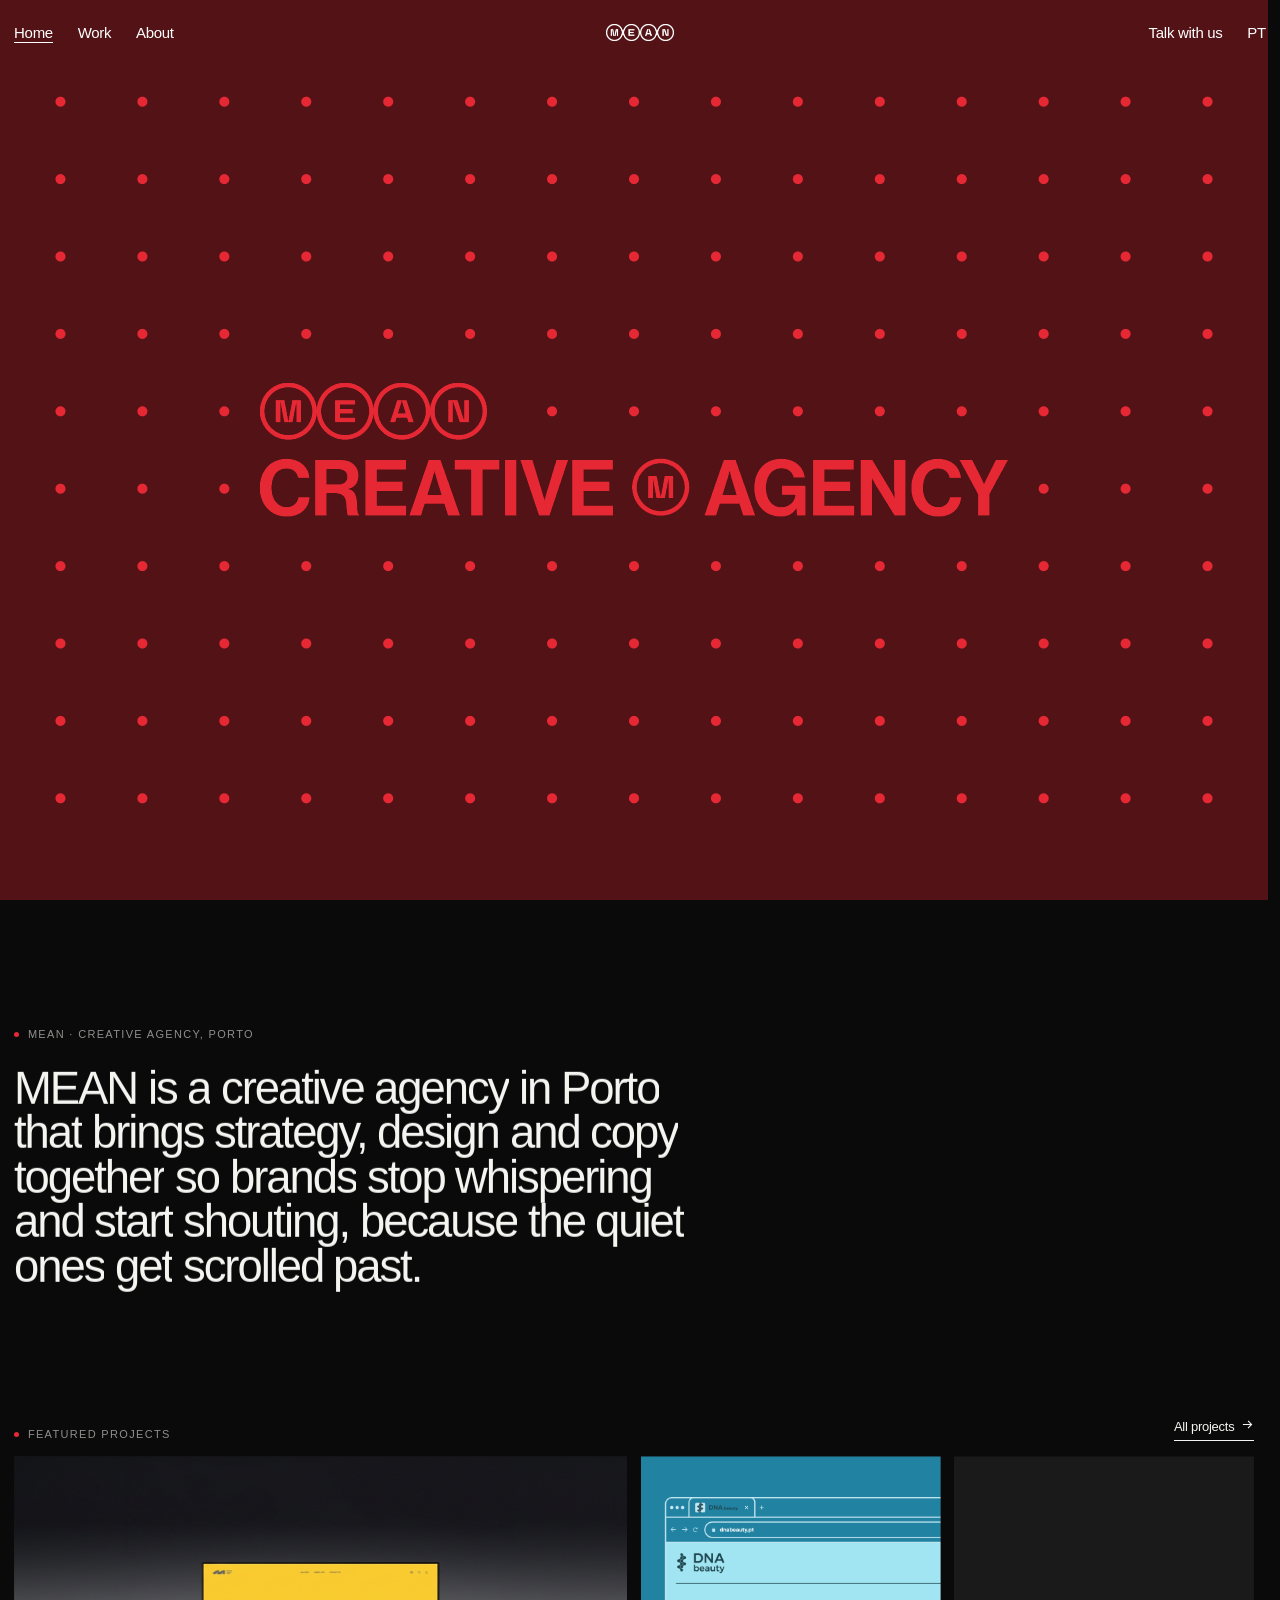
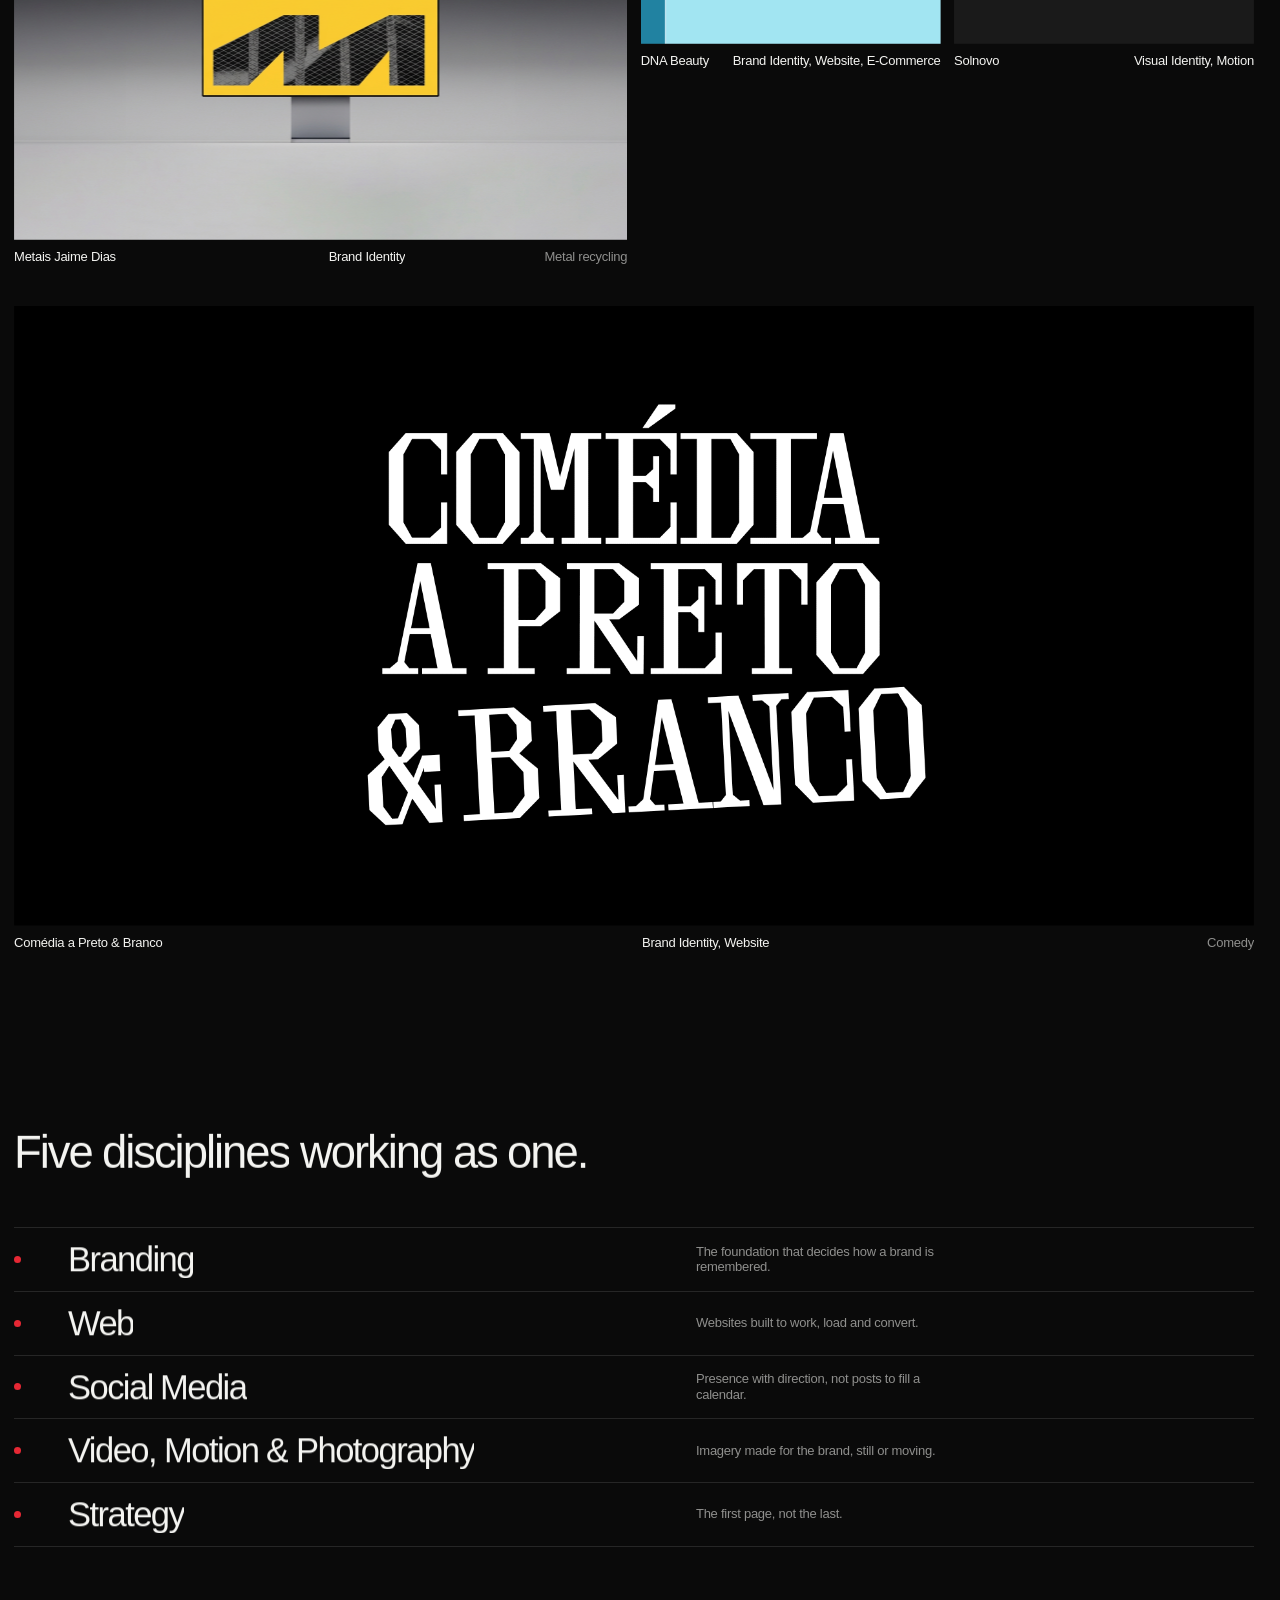
<file: index.html>
<!DOCTYPE html>
<html lang="en">
<head>
  <meta charset="UTF-8" />
  <meta name="viewport" content="width=device-width, initial-scale=1.0" />
  <link rel="icon" type="image/png" href="assets/favicon.png?v=42" />
  <link rel="apple-touch-icon" href="assets/home-visual-square.png?v=42" />
  <title>MEAN AGENCY — Branding, Web &amp; Digital</title>
  <meta name="description" content="MEAN is a creative agency in Porto that brings strategy, design and copy together so brands stop whispering and start shouting, because the quiet ones get scrolled past." />
  <!-- Corre antes da folha de estilos: marca que há JavaScript, aplica a língua guardada e,
       se o logo animado for aparecer (1.ª abertura ou mudança de página), começa já a descarregá-lo. -->
  <script>(function(d){d.classList.add('js');setTimeout(function(){if(!window.__mean)d.classList.remove('js')},3500);window.__meanShow=true;try{if(localStorage.getItem('mean_lang')==='pt'){d.lang='pt';d.classList.add('i18n-wait');setTimeout(function(){d.classList.remove('i18n-wait')},1500)}var s=sessionStorage;if(s.getItem('mean_fast')){s.removeItem('mean_fast');d.classList.add('is-open','is-fast')}var n=s.getItem('mean_nav');s.removeItem('mean_nav');window.__meanShow=!s.getItem('mean_intro_seen')||!!n;if(!window.__meanShow)d.classList.add('is-bare');if(window.__meanShow&&window.fetch){var p=fetch('assets/intro-logo.webp?v=42',{priority:'high'}).then(function(r){if(!r.ok)throw 0;return r.blob()});p.catch(function(){});window.__meanIntro=p}}catch(e){}})(document.documentElement)</script>
  <link rel="stylesheet" href="style.css?v=221" />
</head>
<body class="page-home">

  <!-- LOGO ANIMADO: na 1.ª abertura do site e a cada mudança de página (num recarregamento não aparece) -->
  <div class="preloader" id="preloader" data-duration="1440" data-exit="1000" data-anim="assets/intro-logo.webp?v=42" data-still="assets/intro-logo.png?v=42"></div>
  <script>(function(){var p=document.getElementById('preloader');if(p&&window.__meanShow===false)p.parentNode.removeChild(p)})()</script>

  <!-- NAV: igual em todas as páginas. Tudo em texto, do mesmo tamanho. Fica sempre em inglês (data-i18n-skip). -->
  <header class="nav nav-over" data-i18n-skip>
    <div class="nav-left-group">
      <a href="index.html" class="nav-logo-link" aria-label="Home"><img class="nav-logo" src="assets/logo-mean-white.png?v=113" alt="MEAN" /></a>
      <nav class="nav-links">
        <a href="index.html" aria-current="page">Home</a>
        <a href="work.html">Work</a>
        <a href="about.html">About</a>
      </nav>
    </div>
    <div class="nav-right-group">
      <a href="#talk" data-talk class="nav-cta">Talk with us</a>
      <button class="nav-lang" type="button" data-lang-switch aria-label="Mudar para português">PT</button>
      <button class="nav-toggle" aria-label="Menu" aria-expanded="false">
        <span></span><span></span><span></span>
      </button>
    </div>
  </header>

  <main>

    <!-- 1. ABERTURA — a animação da Intro: logo sobre a grelha de bolas que reage ao cursor.
         Ao abrir o site aparece em miniatura no ecrã em branco e cresce até encher o ecrã. -->
    <section class="m-open" data-open>
      <div class="m-open-frame hi-hero">
        <div class="hi-dots" aria-hidden="true"></div>
        <div class="hi-inner">
          <span class="hi-line hi-logo-mask">
            <img class="hi-logo hi-line-in" src="assets/logo2-red.png?v=49" alt="MEAN — Creative Agency" />
          </span>
        </div>
      </div>
    </section>

    <div class="m-sheet">

      <!-- 2. FRASE DE APRESENTAÇÃO (texto provisório) -->
      <section class="m-statement">
        <p class="m-label" data-reveal>MEAN · Creative agency, Porto</p>
        <h1 class="m-statement-text" data-split="rise">MEAN is a creative agency in Porto that brings strategy, design and copy together so brands stop whispering and start shouting, because the quiet ones get scrolled past.</h1>
      </section>

      <!-- 3. PROJETOS EM DESTAQUE — 4 projetos (provisórios) -->
      <section class="m-featured" aria-labelledby="destaques">
        <div class="m-head">
          <h2 class="m-label" id="destaques" data-reveal>Featured projects</h2>
          <a class="m-link" href="work.html" data-reveal>All projects <span class="m-arrow" aria-hidden="true">→</span></a>
        </div>
        <div class="m-grid" data-stagger="90">

          <a class="m-tile m-tile--lg" href="projeto-metais-jaime-dias.html" data-cursor="View">
            <div class="m-media" data-media><img src="Projetos/01-metais-jaime-dias/00-capa.png" alt="Metais Jaime Dias website on a desktop screen" width="1376" height="768" decoding="async" /></div>
            <div class="m-cap" data-reveal>
              <span class="m-cap-name"><span>Metais Jaime Dias</span><span aria-hidden="true"><span class="m-arrow m-arrow--turn">↳</span> Metais Jaime Dias</span></span>
              <span class="m-cap-meta"><span class="m-cap-type">Brand Identity</span><span class="m-cap-sector">Metal recycling</span></span>
            </div>
          </a>

          <a class="m-tile m-tile--sm" href="projeto-dna-beauty.html" data-cursor="View">
            <div class="m-media" data-media><img src="Projetos/02-dna-beauty/00-capa.png" alt="DNA Beauty website header in a browser window" width="1916" height="1080" decoding="async" /></div>
            <div class="m-cap" data-reveal>
              <span class="m-cap-name"><span>DNA Beauty</span><span aria-hidden="true"><span class="m-arrow m-arrow--turn">↳</span> DNA Beauty</span></span>
              <span class="m-cap-meta"><span class="m-cap-type">Brand Identity, Website, E-Commerce</span><span class="m-cap-sector">Cosmetics</span></span>
            </div>
          </a>

          <a class="m-tile m-tile--sm" href="projeto-solnovo.html" data-cursor="View">
            <div class="m-media" data-media><img src="Projetos/03-solnovo/00-capa.jpg" alt="Solnovo street posters with a view of Florence" width="1500" height="844" decoding="async" /></div>
            <div class="m-cap" data-reveal>
              <span class="m-cap-name"><span>Solnovo</span><span aria-hidden="true"><span class="m-arrow m-arrow--turn">↳</span> Solnovo</span></span>
              <span class="m-cap-meta"><span class="m-cap-type">Visual Identity, Motion</span><span class="m-cap-sector">Travel</span></span>
            </div>
          </a>

          <a class="m-tile m-tile--full" href="projeto-comedia-a-preto-e-branco.html" data-cursor="View">
            <div class="m-media" data-media><img src="Projetos/04-comedia-a-preto-e-branco/00-capa.gif" alt="Comédia a Preto &amp; Branco animated logo" width="1920" height="1080" decoding="async" /></div>
            <div class="m-cap" data-reveal>
              <span class="m-cap-name"><span>Comédia a Preto &amp; Branco</span><span aria-hidden="true"><span class="m-arrow m-arrow--turn">↳</span> Comédia a Preto &amp; Branco</span></span>
              <span class="m-cap-meta"><span class="m-cap-type">Brand Identity, Website</span><span class="m-cap-sector">Comedy</span></span>
            </div>
          </a>

        </div>
      </section>

      <!-- 4. O QUE FAZEMOS — versão curta (a completa está no About) -->
      <section class="m-svc" aria-labelledby="fazemos">
        <div class="m-head">
          <h2 class="m-label" id="fazemos" data-reveal>What we do</h2>
        </div>
        <p class="m-svc-lead" data-split="rise">Five disciplines working as one.</p>

        <ul class="m-svc-list">
          <li>
            <span class="m-rule" data-line></span>
            <a class="m-svc-row" href="about.html#servicos">
              <span class="m-svc-num">01</span>
              <span class="m-svc-name" data-split="rise">Branding</span>
              <span class="m-svc-desc" data-reveal>The foundation that decides how a brand is remembered.</span>
              <span class="m-svc-arrow" aria-hidden="true">→</span>
            </a>
          </li>
          <li>
            <span class="m-rule" data-line></span>
            <a class="m-svc-row" href="about.html#servicos">
              <span class="m-svc-num">02</span>
              <span class="m-svc-name" data-split="rise">Web</span>
              <span class="m-svc-desc" data-reveal>Websites built to work, load and convert.</span>
              <span class="m-svc-arrow" aria-hidden="true">→</span>
            </a>
          </li>
          <li>
            <span class="m-rule" data-line></span>
            <a class="m-svc-row" href="about.html#servicos">
              <span class="m-svc-num">03</span>
              <span class="m-svc-name" data-split="rise">Social Media</span>
              <span class="m-svc-desc" data-reveal>Presence with direction, not posts to fill a calendar.</span>
              <span class="m-svc-arrow" aria-hidden="true">→</span>
            </a>
          </li>
          <li>
            <span class="m-rule" data-line></span>
            <a class="m-svc-row" href="about.html#servicos">
              <span class="m-svc-num">04</span>
              <span class="m-svc-name" data-split="rise">Video, Motion &amp; Photography</span>
              <span class="m-svc-desc" data-reveal>Imagery made for the brand, still or moving.</span>
              <span class="m-svc-arrow" aria-hidden="true">→</span>
            </a>
          </li>
          <li>
            <span class="m-rule" data-line></span>
            <a class="m-svc-row" href="about.html#servicos">
              <span class="m-svc-num">05</span>
              <span class="m-svc-name" data-split="rise">Strategy</span>
              <span class="m-svc-desc" data-reveal>The first page, not the last.</span>
              <span class="m-svc-arrow" aria-hidden="true">→</span>
            </a>
            <span class="m-rule" data-line></span>
          </li>
        </ul>
      </section>

    </div>
  </main>

  <!-- FOOTER: igual em todas as páginas. Proporções de esrbespoke.au, identidade MEAN. -->
  <footer class="m-foot">
    <div class="m-foot-in">
      <div class="m-foot-top">
        <a class="m-foot-name" href="index.html">MEAN Agency</a>
        <p class="m-foot-desc"><span>Creative agency.</span><span>Porto, Portugal.</span><span>2026 © MEAN Agency.</span><span>All rights reserved.</span></p>
        <nav class="m-foot-nav" aria-label="Footer">
          <a href="index.html" aria-current="page">Home</a>
          <a href="work.html">Work</a>
          <a href="about.html">About</a>
          <a href="#talk" data-talk>Talk with us</a>
        </nav>
      </div>
      <div class="m-foot-logo"><img src="assets/logo-mean-red-tight.png?v=125" alt="MEAN" width="1075" height="269" loading="lazy" /></div>
      <div class="m-foot-bottom">
        <a class="m-foot-social" href="https://instagram.com/mean_agency" target="_blank" rel="noopener">@mean_agency</a>
        <a class="m-foot-link" href="https://www.linkedin.com/company/we-are-mean" target="_blank" rel="noopener">LinkedIn</a>
        <div class="m-foot-blocks">
          <div class="m-foot-block">
            <h3>Contact</h3>
            <p><a href="mailto:mean.geral@gmail.com">mean.geral@gmail.com</a></p>
          </div>
          <div class="m-foot-block">
            <h3>Studio</h3>
            <p><span>Porto, Portugal</span></p>
          </div>
          <div class="m-foot-block">
            <h3>Services</h3>
            <p><span>Branding</span><span>Web</span><span>Social Media</span><span>Video, Motion &amp; Photography</span><span>Strategy</span></p>
          </div>
        </div>
      </div>
    </div>
  </footer>

  <script src="i18n.js?v=221"></script>
  <script src="main.js?v=221"></script>
  <script src="motion.js?v=221"></script>
</body>
</html>
</file>
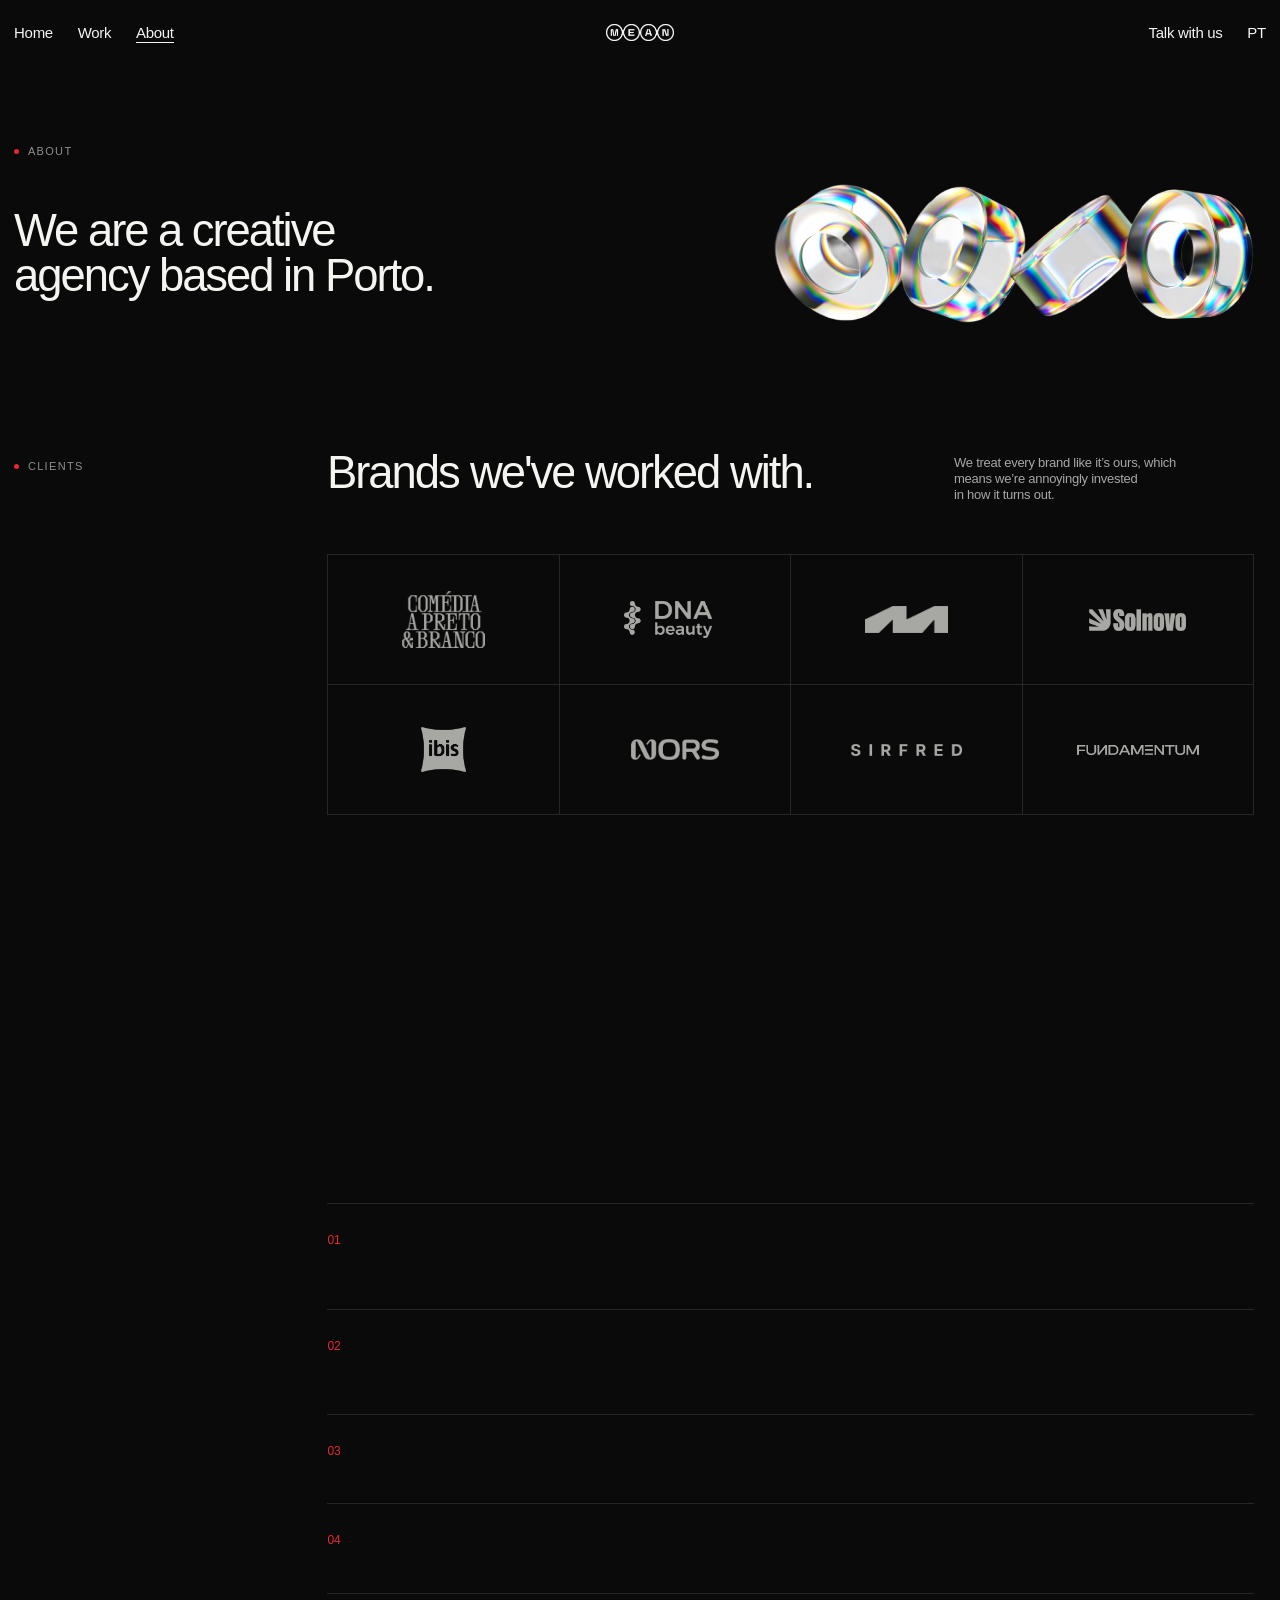
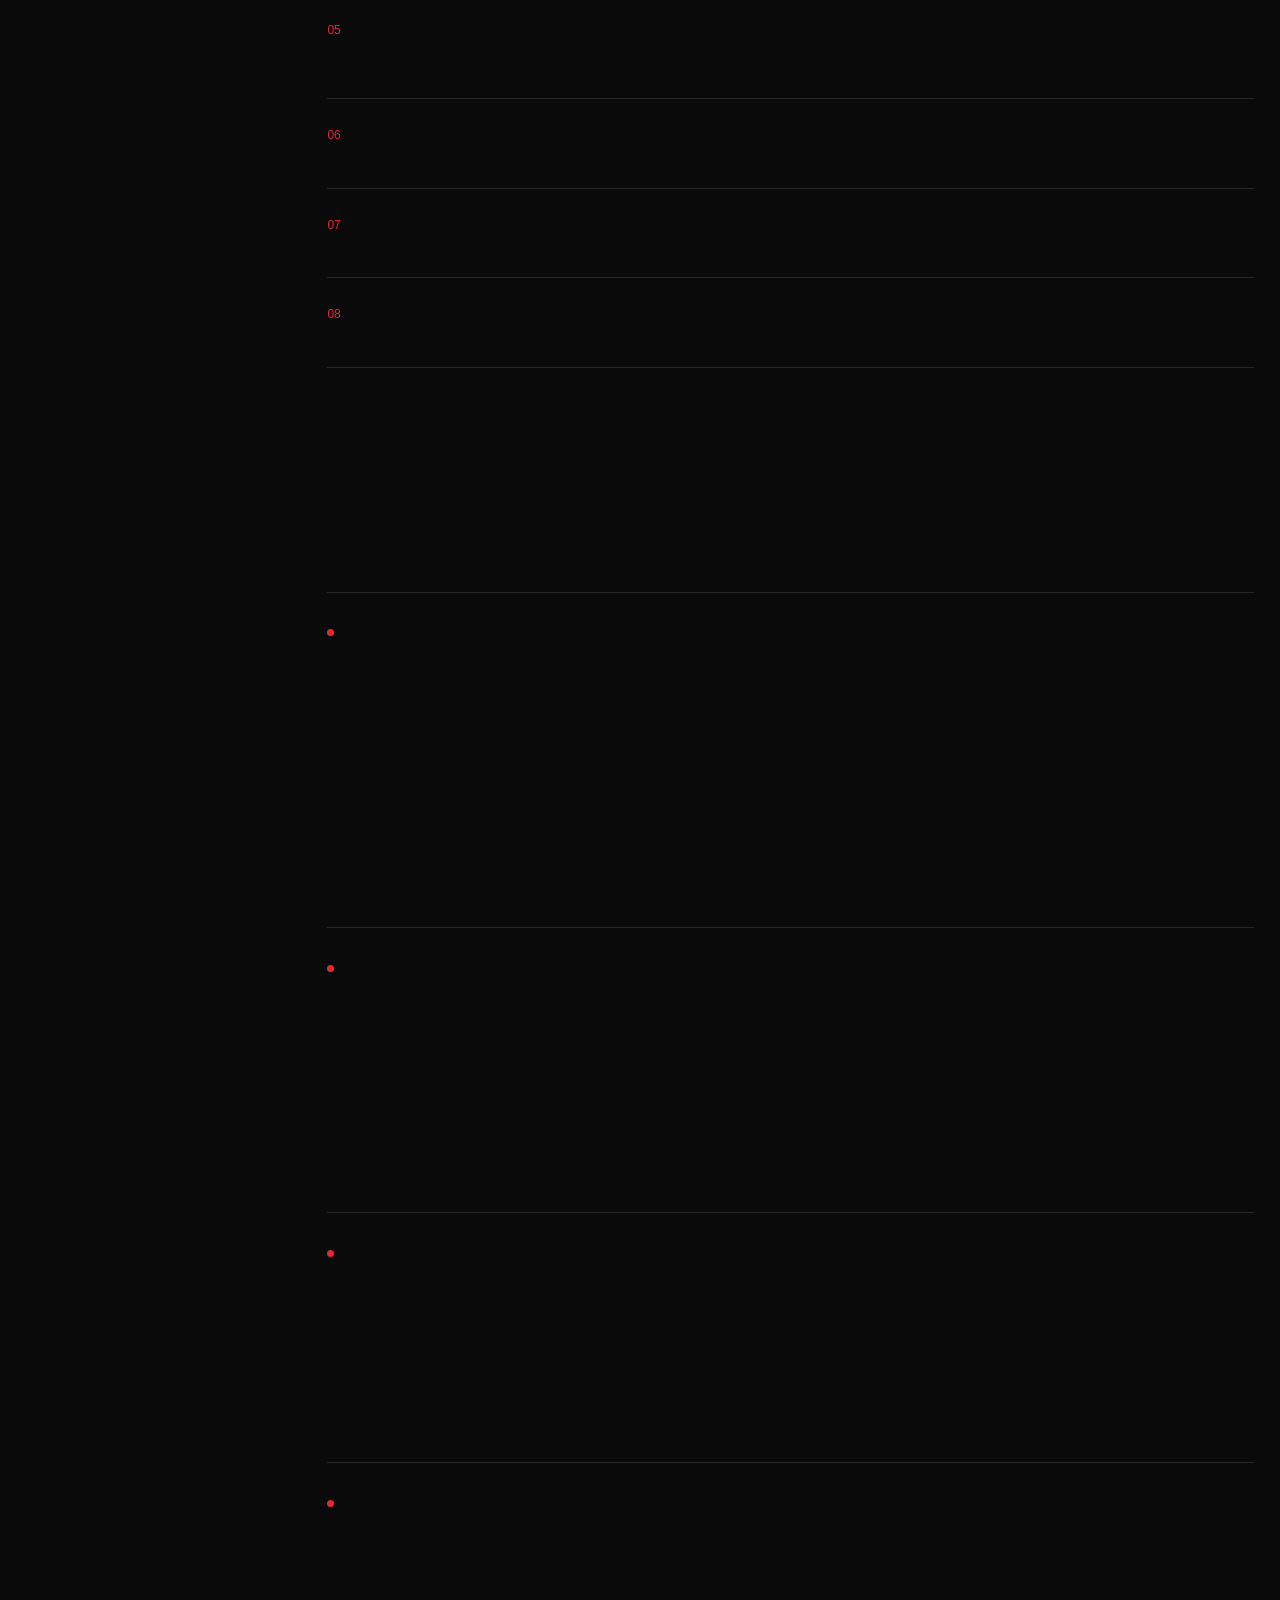
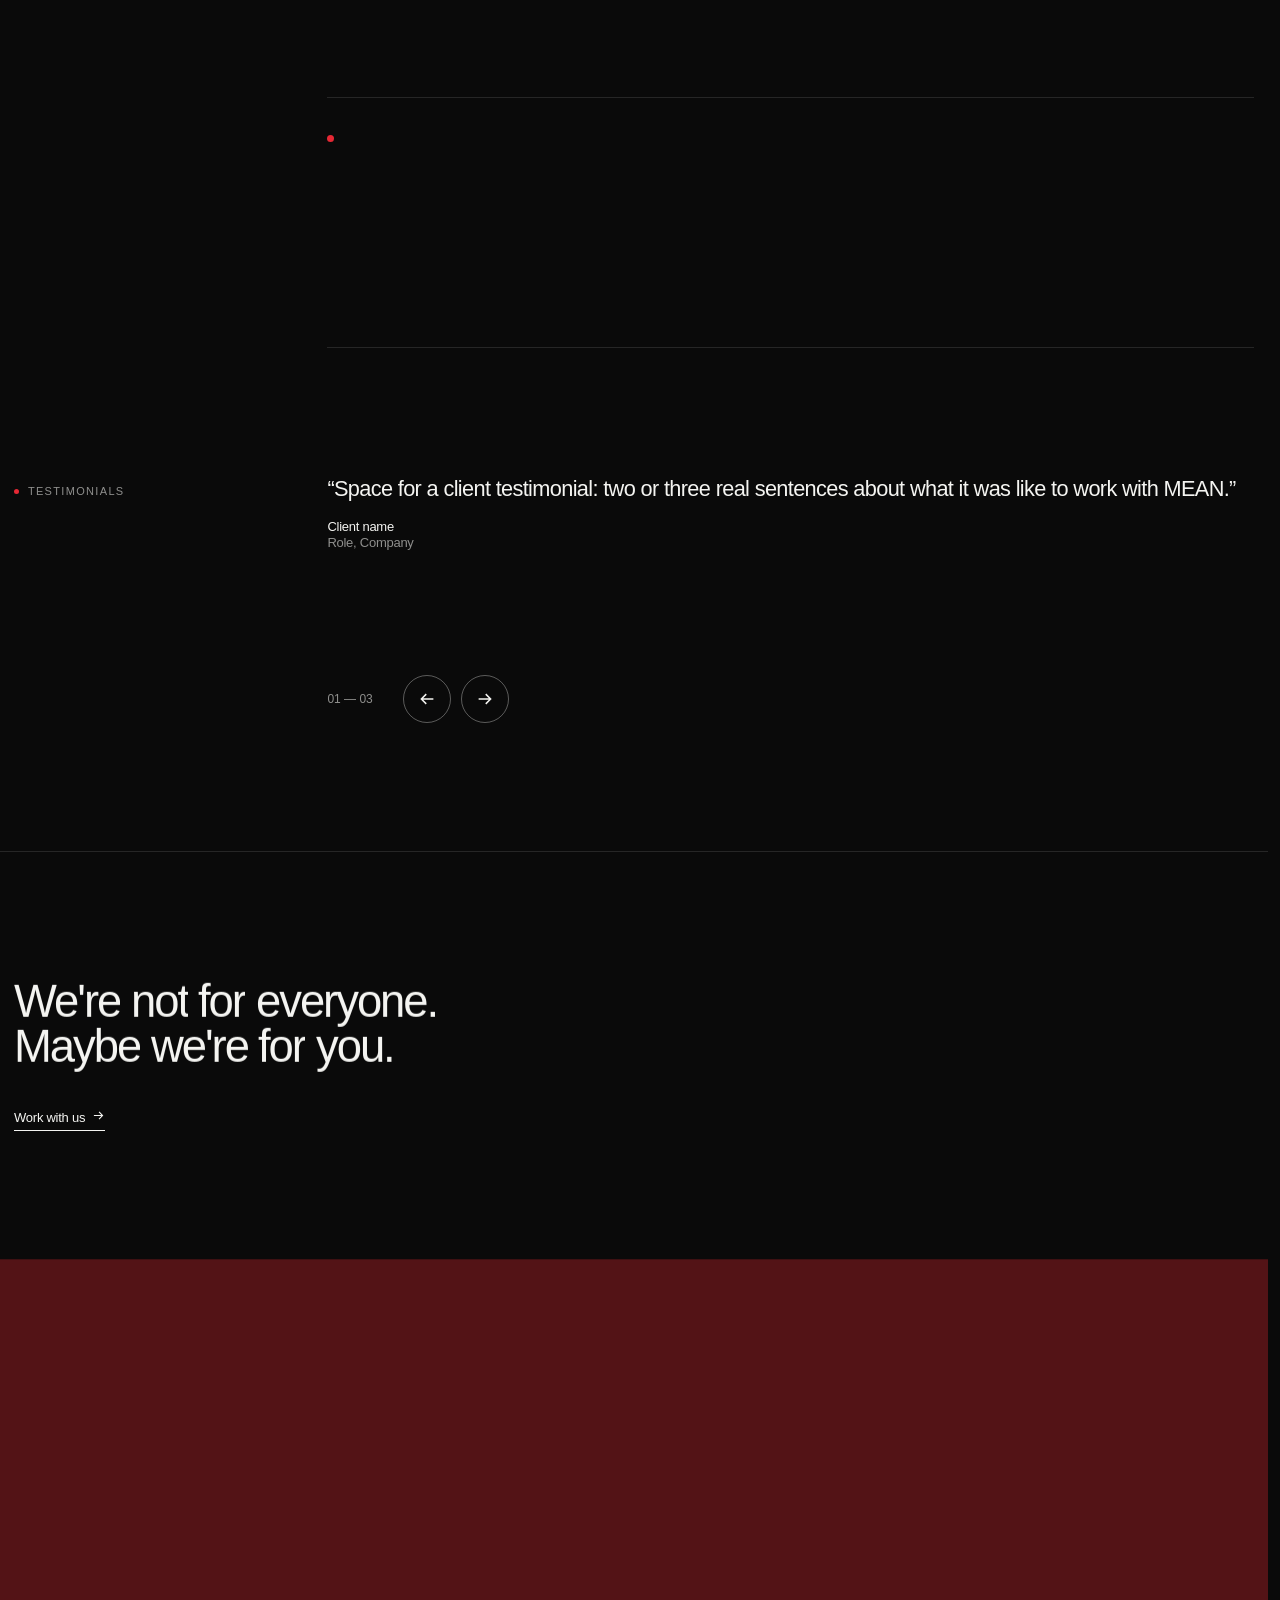
<file: about.html>
<!DOCTYPE html>
<html lang="en">
<head>
  <meta charset="UTF-8" />
  <meta name="viewport" content="width=device-width, initial-scale=1.0" />
  <link rel="icon" type="image/png" href="assets/favicon.png?v=42" />
  <link rel="apple-touch-icon" href="assets/home-visual-square.png?v=42" />
  <title>About — MEAN AGENCY</title>
  <meta name="description" content="MEAN is an opinionated creative agency from Porto. Who we are, what we believe and what we do." />
  <!-- Corre antes da folha de estilos: marca que há JavaScript, aplica a língua guardada e,
       se o logo animado for aparecer (1.ª abertura ou mudança de página), começa já a descarregá-lo. -->
  <script>(function(d){d.classList.add('js');setTimeout(function(){if(!window.__mean)d.classList.remove('js')},3500);window.__meanShow=true;try{if(localStorage.getItem('mean_lang')==='pt'){d.lang='pt';d.classList.add('i18n-wait');setTimeout(function(){d.classList.remove('i18n-wait')},1500)}var s=sessionStorage;if(s.getItem('mean_fast')){s.removeItem('mean_fast');d.classList.add('is-open','is-fast')}var n=s.getItem('mean_nav');s.removeItem('mean_nav');window.__meanShow=!s.getItem('mean_intro_seen')||!!n;if(!window.__meanShow)d.classList.add('is-bare');if(window.__meanShow&&window.fetch){var p=fetch('assets/intro-logo.webp?v=42',{priority:'high'}).then(function(r){if(!r.ok)throw 0;return r.blob()});p.catch(function(){});window.__meanIntro=p}}catch(e){}})(document.documentElement)</script>
  <link rel="stylesheet" href="style.css?v=221" />
</head>
<body class="page-about">

  <!-- LOGO ANIMADO: na 1.ª abertura do site e a cada mudança de página (num recarregamento não aparece) -->
  <div class="preloader" id="preloader" data-duration="1440" data-anim="assets/intro-logo.webp?v=42" data-still="assets/intro-logo.png?v=42"></div>
  <script>(function(){var p=document.getElementById('preloader');if(p&&window.__meanShow===false)p.parentNode.removeChild(p)})()</script>

  <!-- NAV: igual em todas as páginas. Tudo em texto, do mesmo tamanho. Fica sempre em inglês (data-i18n-skip). -->
  <header class="nav nav-over" data-i18n-skip>
    <div class="nav-left-group">
      <a href="index.html" class="nav-logo-link" aria-label="Home"><img class="nav-logo" src="assets/logo-mean-white.png?v=113" alt="MEAN" /></a>
      <nav class="nav-links">
        <a href="index.html">Home</a>
        <a href="work.html">Work</a>
        <a href="about.html" aria-current="page">About</a>
      </nav>
    </div>
    <div class="nav-right-group">
      <a href="#talk" data-talk class="nav-cta">Talk with us</a>
      <button class="nav-lang" type="button" data-lang-switch aria-label="Mudar para português">PT</button>
      <button class="nav-toggle" aria-label="Menu" aria-expanded="false">
        <span></span><span></span><span></span>
      </button>
    </div>
  </header>

  <!-- ABOUT — conteúdos e ordem em PLANEAMENTO.md -->
  <main class="m-about">

    <!-- 1. ABERTURA -->
    <section class="m-ahero">
      <p class="m-label" data-reveal>About</p>
      <h1 class="m-ahero-title" data-blur>We are a creative agency based in Porto.</h1>
      <div class="m-ahero-art" aria-hidden="true" data-reveal style="--d: 250ms"></div>
    </section>

    <!-- 2. CLIENTES -->
    <section class="m-sec" aria-labelledby="clientes">
      <div class="m-sec-side"><h2 class="m-label" id="clientes" data-reveal>Clients</h2></div>
      <div class="m-sec-main">
        <p class="m-lead" data-split="rise">Brands we've worked with.</p>
        <p class="m-body" data-reveal>We treat every brand like it’s ours, which means we’re annoyingly invested <br class="m-br">in how it turns out.</p>
        <!-- logótipos: ficheiros da pasta Clientes/. --w/--h = tamanho da imagem; --bx/--by/--bw/--bh = caixa do desenho
             dentro dela (sem a margem transparente), para todos ficarem com o mesmo peso nas caixas -->
        <div class="m-logos" data-stagger="45">
          <div class="m-logo m-logo--img" data-reveal><span class="m-logo-img" role="img" aria-label="Comédia a Preto &amp; Branco" style="--src: url('Clientes/CPB.png'); --w: 500; --h: 500; --bx: 56; --by: 117; --bw: 387; --bh: 265"></span></div>
          <div class="m-logo m-logo--img" data-reveal><span class="m-logo-img" role="img" aria-label="DNA Beauty" style="--s: .8; --dx: -3%; --src: url('Clientes/DNA.png'); --w: 1500; --h: 1500; --bx: 213; --by: 524; --bw: 1074; --bh: 452"></span></div>
          <div class="m-logo m-logo--img" data-reveal><span class="m-logo-img" role="img" aria-label="Metais Jaime Dias" style="--s: .75; --src: url('Clientes/MJD_Logo.png'); --w: 1920; --h: 1080; --bx: 231; --by: 297; --bw: 1458; --bh: 486"></span></div>
          <div class="m-logo m-logo--img" data-reveal><span class="m-logo-img" role="img" aria-label="Solnovo" style="--s: .88; --src: url('Clientes/Solnovo.png'); --w: 633; --h: 180; --bx: 24; --by: 24; --bw: 585; --bh: 132"></span></div>
          <div class="m-logo m-logo--img" data-reveal><span class="m-logo-img" role="img" aria-label="ibis Hotels" style="--s: .78; --src: url('Clientes/Ibis%20Hotels.png'); --w: 500; --h: 500; --bx: 90; --by: 90; --bw: 320; --bh: 320"></span></div>
          <div class="m-logo m-logo--img" data-reveal><span class="m-logo-img" role="img" aria-label="Nors" style="--s: .8; --src: url('Clientes/Nors.png'); --w: 500; --h: 500; --bx: 15; --by: 193; --bw: 470; --bh: 114"></span></div>
          <div class="m-logo m-logo--img" data-reveal><span class="m-logo-img" role="img" aria-label="SirFred" style="--src: url('Clientes/SirFred.png'); --w: 615; --h: 89; --bx: 12; --by: 12; --bw: 591; --bh: 65"></span></div>
          <div class="m-logo m-logo--img" data-reveal><span class="m-logo-img" role="img" aria-label="Fundamentum" style="--s: 1.1; --src: url('Clientes/Fundamentum.png'); --w: 500; --h: 500; --bx: 15; --by: 230; --bw: 470; --bh: 40"></span></div>
        </div>
      </div>
    </section>

    <!-- 3. NÚMERO EM DESTAQUE — por decidir (ver PLANEAMENTO.md); entra aqui quando houver um número verdadeiro -->

    <!-- 4. MANIFESTO -->
    <section class="m-sec" aria-labelledby="manifesto">
      <div class="m-sec-side m-sec-side--sticky">
        <h2 class="m-label" id="manifesto" data-reveal>What we believe</h2>
        <p class="m-mani-count" aria-hidden="true" data-reveal><span id="maniCount">01</span><small>/ 08</small></p>
      </div>
      <div class="m-sec-main">
        <p class="m-lead" data-split="rise">We're called MEAN because we have opinions and we don't apologise for them.</p>
        <p class="m-body" data-reveal>We don't believe in brands that please everyone, because those usually mean nothing to anyone. We'd rather build something a few people fully identify with than something nobody hates but nobody remembers either.</p>
        <p class="m-body" data-reveal>Strategy comes in on day one, not at the end to justify the rest. We think a brand without clear direction is just pretty design looking for a purpose.</p>
        <ol class="m-mani" data-focus-list data-focus-counter="#maniCount">
          <li>
            <span class="m-mani-num">01</span>
            <div>
              <h3 class="m-mani-title" data-split="rise">No sugarcoating.</h3>
              <p class="m-mani-text" data-reveal>If something isn't going to work, <br class="m-br">we say so before you move ahead. <br class="m-br">We'd rather bother you once than <br class="m-br">politely deliver mediocrity.</p>
            </div>
          </li>
          <li>
            <span class="m-mani-num">02</span>
            <div>
              <h3 class="m-mani-title" data-split="rise">Together, not in pieces.</h3>
              <p class="m-mani-text" data-reveal>Identity, web, social, strategy. <br class="m-br">Either they're born together or they're born limping. Whoever splits them is selling you half a brand.</p>
            </div>
          </li>
          <li>
            <span class="m-mani-num">03</span>
            <div>
              <h3 class="m-mani-title" data-split="rise">Disagree with us.</h3>
              <p class="m-mani-text" data-reveal>A brief is a starting point, not a bible. <br class="m-br">You pay us to think with you, not to take dictation.</p>
            </div>
          </li>
          <li>
            <span class="m-mani-num">04</span>
            <div>
              <h3 class="m-mani-title" data-split="rise">No empty phrases.</h3>
              <p class="m-mani-text" data-reveal>“Tailor-made solutions” says nothing to anyone. We write things that only make sense coming from you. The rest is filler.</p>
            </div>
          </li>
          <li>
            <span class="m-mani-num">05</span>
            <div>
              <h3 class="m-mani-title" data-split="rise">We're not for everyone.</h3>
              <p class="m-mani-text" data-reveal>If you're looking for someone who always agrees with you, there are plenty of agencies like that. We stick with those who want to be truly challenged.</p>
            </div>
          </li>
          <li>
            <span class="m-mani-num">06</span>
            <div>
              <h3 class="m-mani-title" data-split="rise">Every brand is its own case.</h3>
              <p class="m-mani-text" data-reveal>We have no formula, no template, and we don't copy what worked for another client. What worked there may mean nothing here.</p>
            </div>
          </li>
          <li>
            <span class="m-mani-num">07</span>
            <div>
              <h3 class="m-mani-title" data-split="rise">Strategy from the start.</h3>
              <p class="m-mani-text" data-reveal>It's not the last page of the document, <br class="m-br">it's the first. If it only shows up once the visuals are done, it's already late.</p>
            </div>
          </li>
          <li>
            <span class="m-mani-num">08</span>
            <div>
              <h3 class="m-mani-title" data-split="rise">The name is no accident.</h3>
              <p class="m-mani-text" data-reveal>We chose MEAN with this in mind. <br class="m-br">If you haven't figured out why yet, it's because you haven't worked with us yet.</p>
            </div>
          </li>
        </ol>
      </div>
    </section>

    <!-- 5. O QUE FAZEMOS — versão completa, com as ramificações (listas em rascunho) -->
    <section class="m-sec" id="servicos" aria-labelledby="fazemos">
      <div class="m-sec-side"><h2 class="m-label" id="fazemos" data-reveal>What we do</h2></div>
      <div class="m-sec-main">
        <p class="m-lead" data-split="rise">Five disciplines working as one.</p>
        <ol class="m-disc">
          <li>
            <span class="m-disc-num">01</span>
            <h3 class="m-disc-name" data-split="rise">Branding</h3>
            <div class="m-disc-body">
              <p class="m-disc-pitch" data-reveal>Name, visual identity, tone of voice. <br class="m-br">The foundation that decides how a <br class="m-br">brand is remembered or forgotten.</p>
              <ul class="m-branches" data-stagger="35" data-stagger-mod="6" style="--rows: 6"><li data-reveal>Brand strategy</li><li data-reveal>Positioning</li><li data-reveal>Naming</li><li data-reveal>Visual identity</li><li data-reveal>Logo</li><li data-reveal>Tone of voice</li><li data-reveal>Brand guidelines</li><li data-reveal>Rebranding</li><li data-reveal>Packaging</li><li data-reveal>Print materials</li><li data-reveal>Signage</li><li data-reveal>Illustration</li></ul>
            </div>
          </li>
          <li>
            <span class="m-disc-num">02</span>
            <h3 class="m-disc-name" data-split="rise">Web</h3>
            <div class="m-disc-body">
              <p class="m-disc-pitch" data-reveal>Websites that aren't just pretty. They're built to work, load and convert.</p>
              <ul class="m-branches" data-stagger="35" data-stagger-mod="5" style="--rows: 5"><li data-reveal>UX/UI</li><li data-reveal>Web design</li><li data-reveal>Development</li><li data-reveal>Landing pages</li><li data-reveal>E-commerce</li><li data-reveal>Portfolios</li><li data-reveal>SEO</li><li data-reveal>Optimisation and performance</li><li data-reveal>Web copywriting</li><li data-reveal>Maintenance</li></ul>
            </div>
          </li>
          <li>
            <span class="m-disc-num">03</span>
            <h3 class="m-disc-name" data-split="rise">Social Media</h3>
            <div class="m-disc-body">
              <p class="m-disc-pitch" data-reveal>Presence with direction, not posts to pad out a calendar.</p>
              <ul class="m-branches" data-stagger="35" data-stagger-mod="4" style="--rows: 4"><li data-reveal>Content strategy</li><li data-reveal>Art direction</li><li data-reveal>Social media management</li><li data-reveal>Editorial calendar</li><li data-reveal>Post design</li><li data-reveal>Paid campaigns</li><li data-reveal>Reporting</li></ul>
            </div>
          </li>
          <li>
            <span class="m-disc-num">04</span>
            <h3 class="m-disc-name" data-split="rise">Video, Motion &amp; Photography</h3>
            <div class="m-disc-body">
              <p class="m-disc-pitch" data-reveal>Imagery made for the brand, still or moving.</p>
              <ul class="m-branches" data-stagger="35" data-stagger-mod="4" style="--rows: 4"><li data-reveal>Brand video</li><li data-reveal>Reels and short-form content</li><li data-reveal>Motion design</li><li data-reveal>Logo animation</li><li data-reveal>Product photography</li><li data-reveal>Space and team photography</li><li data-reveal>Editing and post-production</li></ul>
            </div>
          </li>
          <li>
            <span class="m-disc-num">05</span>
            <h3 class="m-disc-name" data-split="rise">Strategy</h3>
            <div class="m-disc-body">
              <p class="m-disc-pitch" data-reveal>The first page, not the last. <br class="m-br">Direction before decoration.</p>
              <ul class="m-branches" data-stagger="35" data-stagger-mod="4" style="--rows: 4"><li data-reveal>Brand audit</li><li data-reveal>Research</li><li data-reveal>Positioning</li><li data-reveal>Brand architecture</li><li data-reveal>Communication plan</li><li data-reveal>Campaigns</li><li data-reveal>Consulting</li></ul>
            </div>
          </li>
        </ol>
      </div>
    </section>

    <!-- 6. TESTEMUNHOS (provisórios) -->
    <section class="m-sec" aria-labelledby="testemunhos">
      <div class="m-sec-side"><h2 class="m-label" id="testemunhos" data-reveal>Testimonials</h2></div>
      <div class="m-sec-main">
        <div class="m-quotes" data-slider data-reveal tabindex="0" aria-roledescription="carrossel" aria-label="Client testimonials">
          <div class="m-quotes-stage">
            <figure class="m-quote" data-slide>
              <blockquote>“Space for a client testimonial: two or three real sentences about what it was like to work with MEAN.”</blockquote>
              <figcaption><strong>Client name</strong>Role, Company</figcaption>
            </figure>
            <figure class="m-quote" data-slide>
              <blockquote>“I’ve always believed in my ideas, but working with Mean made me realize they can go further than I ever imagined. They didn’t just offer me a service, they offered a shared vision. They knew how to listen, interpret, and turn what I had in my head into something even better than I had thought of. And along the way, they spotted problems and found solutions before I even knew I needed them.”</blockquote>
              <figcaption><strong>David Santos</strong>Founder, Comédia a Preto e Branco</figcaption>
            </figure>
            <figure class="m-quote" data-slide>
              <blockquote>“Space for a client testimonial: two or three real sentences about what it was like to work with MEAN.”</blockquote>
              <figcaption><strong>Client name</strong>Role, Company</figcaption>
            </figure>
          </div>
          <div class="m-quotes-nav">
            <span class="m-quotes-count" data-count>01 — 03</span>
            <button class="m-btn-round" type="button" data-prev aria-label="Previous testimonial">←</button>
            <button class="m-btn-round" type="button" data-next aria-label="Next testimonial">→</button>
          </div>
        </div>
      </div>
    </section>

    <!-- 7. FECHO -->
    <section class="m-cta">
      <h2 class="m-cta-title" data-split="rise">We're not for everyone. Maybe we're for you.</h2>
      <a class="m-link" href="#talk" data-talk data-reveal style="--d: 200ms">Work with us <span class="m-arrow" aria-hidden="true">→</span></a>
    </section>

  </main>

  <!-- FOOTER: igual em todas as páginas. Proporções de esrbespoke.au, identidade MEAN. -->
  <footer class="m-foot">
    <div class="m-foot-in">
      <div class="m-foot-top">
        <a class="m-foot-name" href="index.html">MEAN Agency</a>
        <p class="m-foot-desc"><span>Creative agency.</span><span>Porto, Portugal.</span><span>2026 © MEAN Agency.</span><span>All rights reserved.</span></p>
        <nav class="m-foot-nav" aria-label="Footer">
          <a href="index.html">Home</a>
          <a href="work.html">Work</a>
          <a href="about.html" aria-current="page">About</a>
          <a href="#talk" data-talk>Talk with us</a>
        </nav>
      </div>
      <div class="m-foot-logo"><img src="assets/logo-mean-red-tight.png?v=125" alt="MEAN" width="1075" height="269" loading="lazy" /></div>
      <div class="m-foot-bottom">
        <a class="m-foot-social" href="https://instagram.com/mean_agency" target="_blank" rel="noopener">@mean_agency</a>
        <a class="m-foot-link" href="https://www.linkedin.com/company/we-are-mean" target="_blank" rel="noopener">LinkedIn</a>
        <div class="m-foot-blocks">
          <div class="m-foot-block">
            <h3>Contact</h3>
            <p><a href="mailto:mean.geral@gmail.com">mean.geral@gmail.com</a></p>
          </div>
          <div class="m-foot-block">
            <h3>Studio</h3>
            <p><span>Porto, Portugal</span></p>
          </div>
          <div class="m-foot-block">
            <h3>Services</h3>
            <p><span>Branding</span><span>Web</span><span>Social Media</span><span>Video, Motion &amp; Photography</span><span>Strategy</span></p>
          </div>
        </div>
      </div>
    </div>
  </footer>

  <script src="i18n.js?v=221"></script>
  <script src="main.js?v=221"></script>
  <script src="motion.js?v=221"></script>
</body>
</html>
</file>
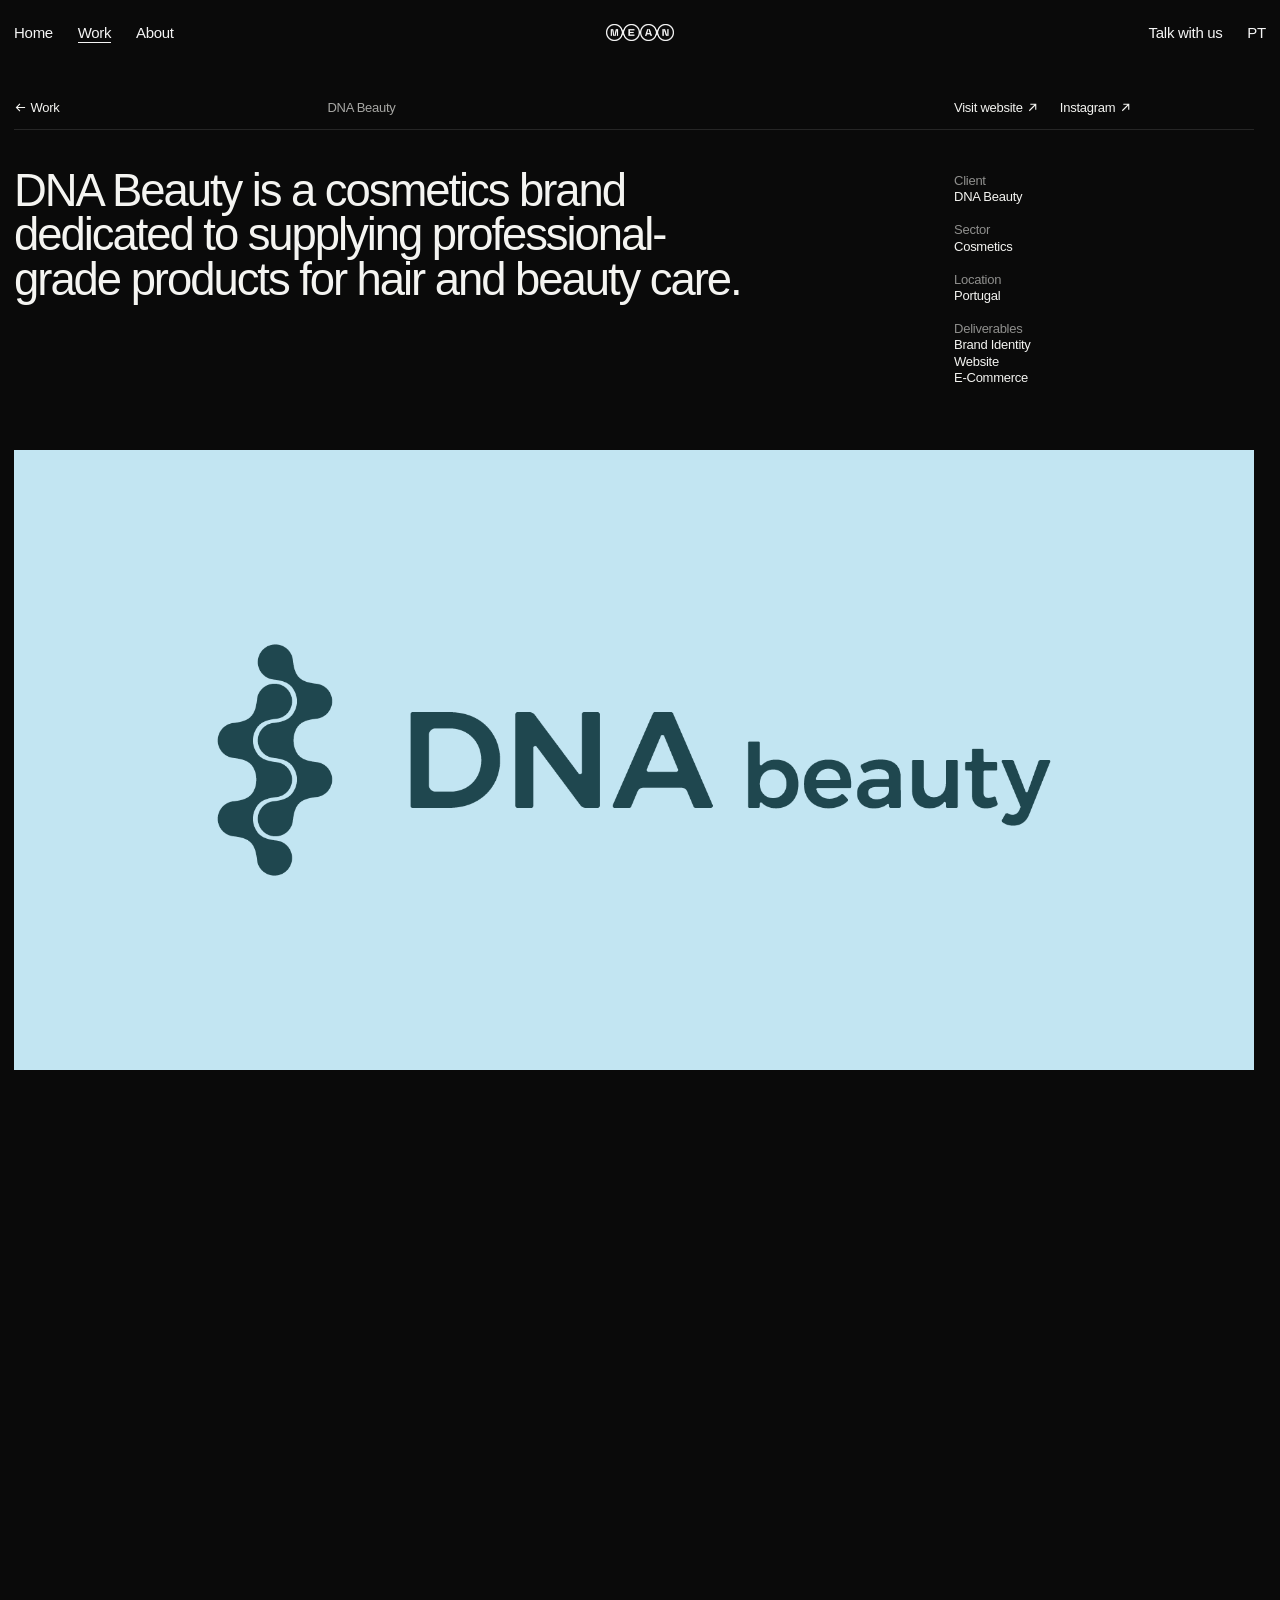
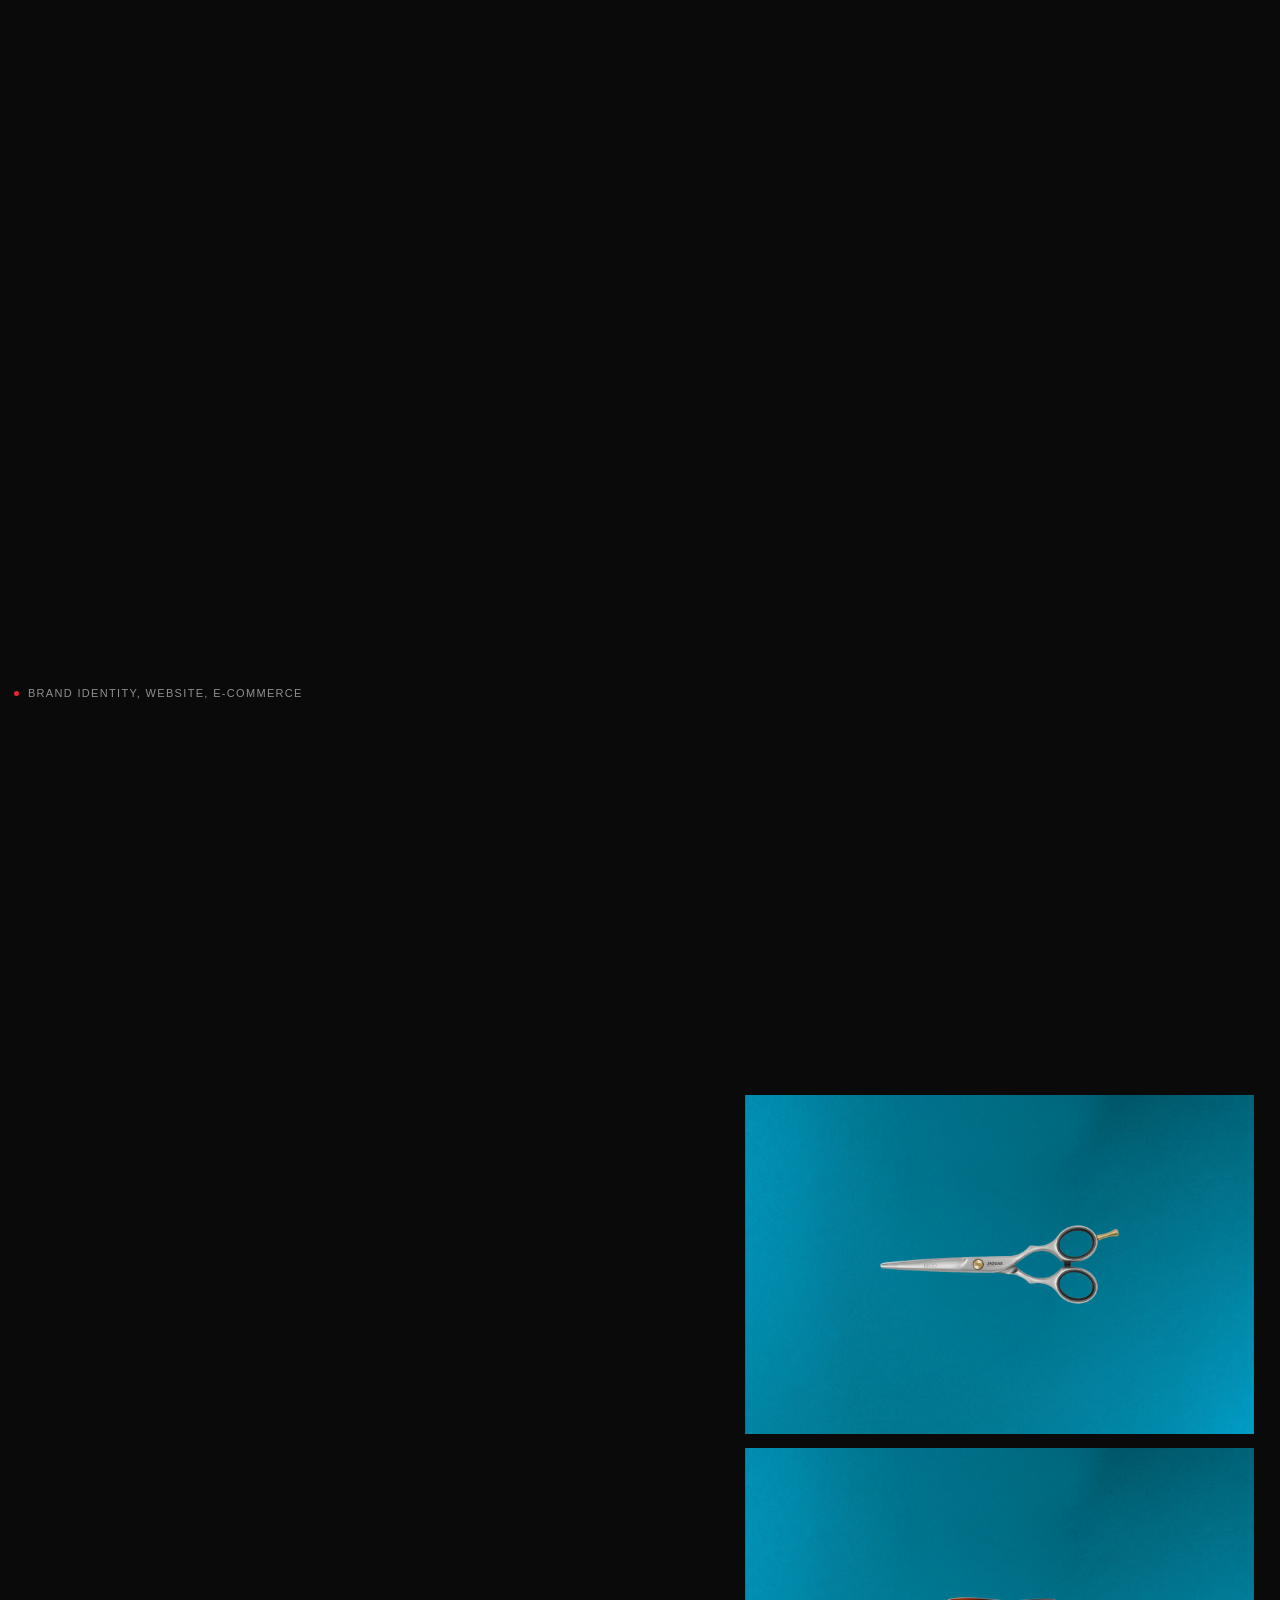
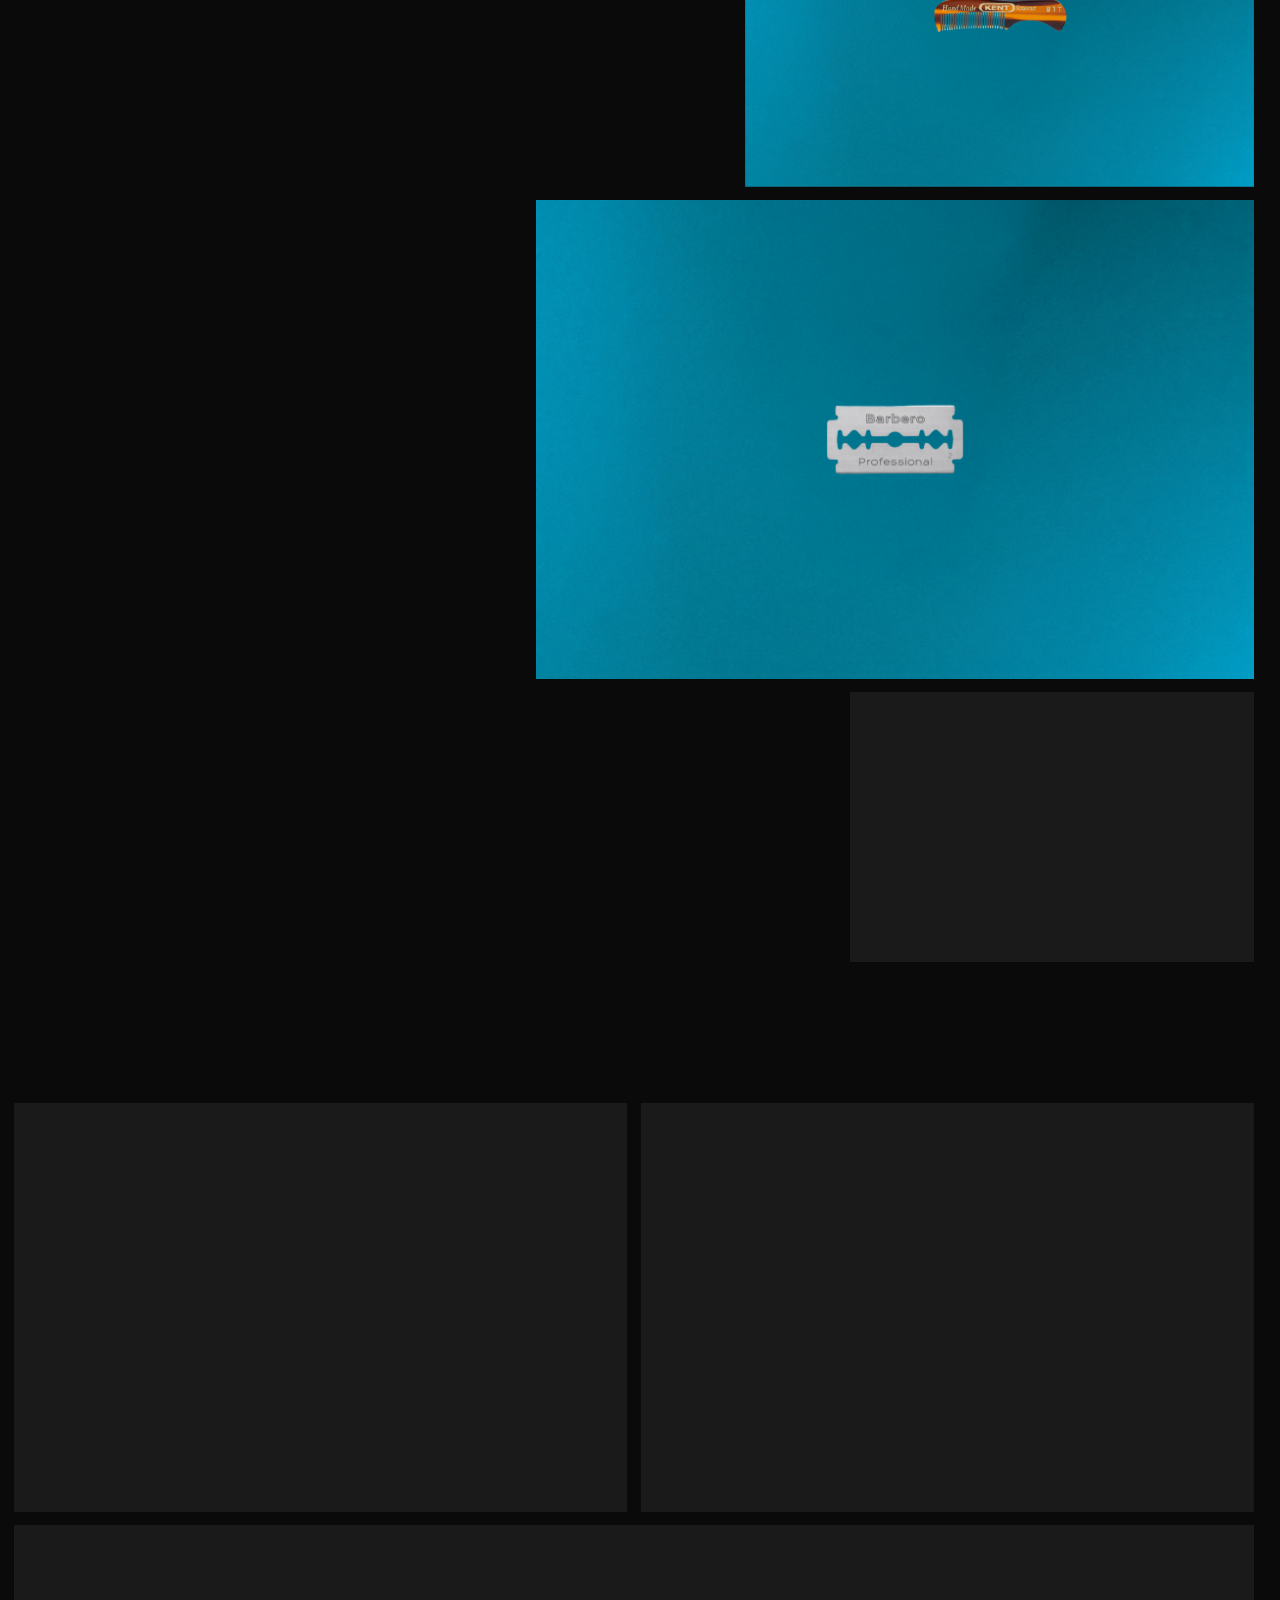
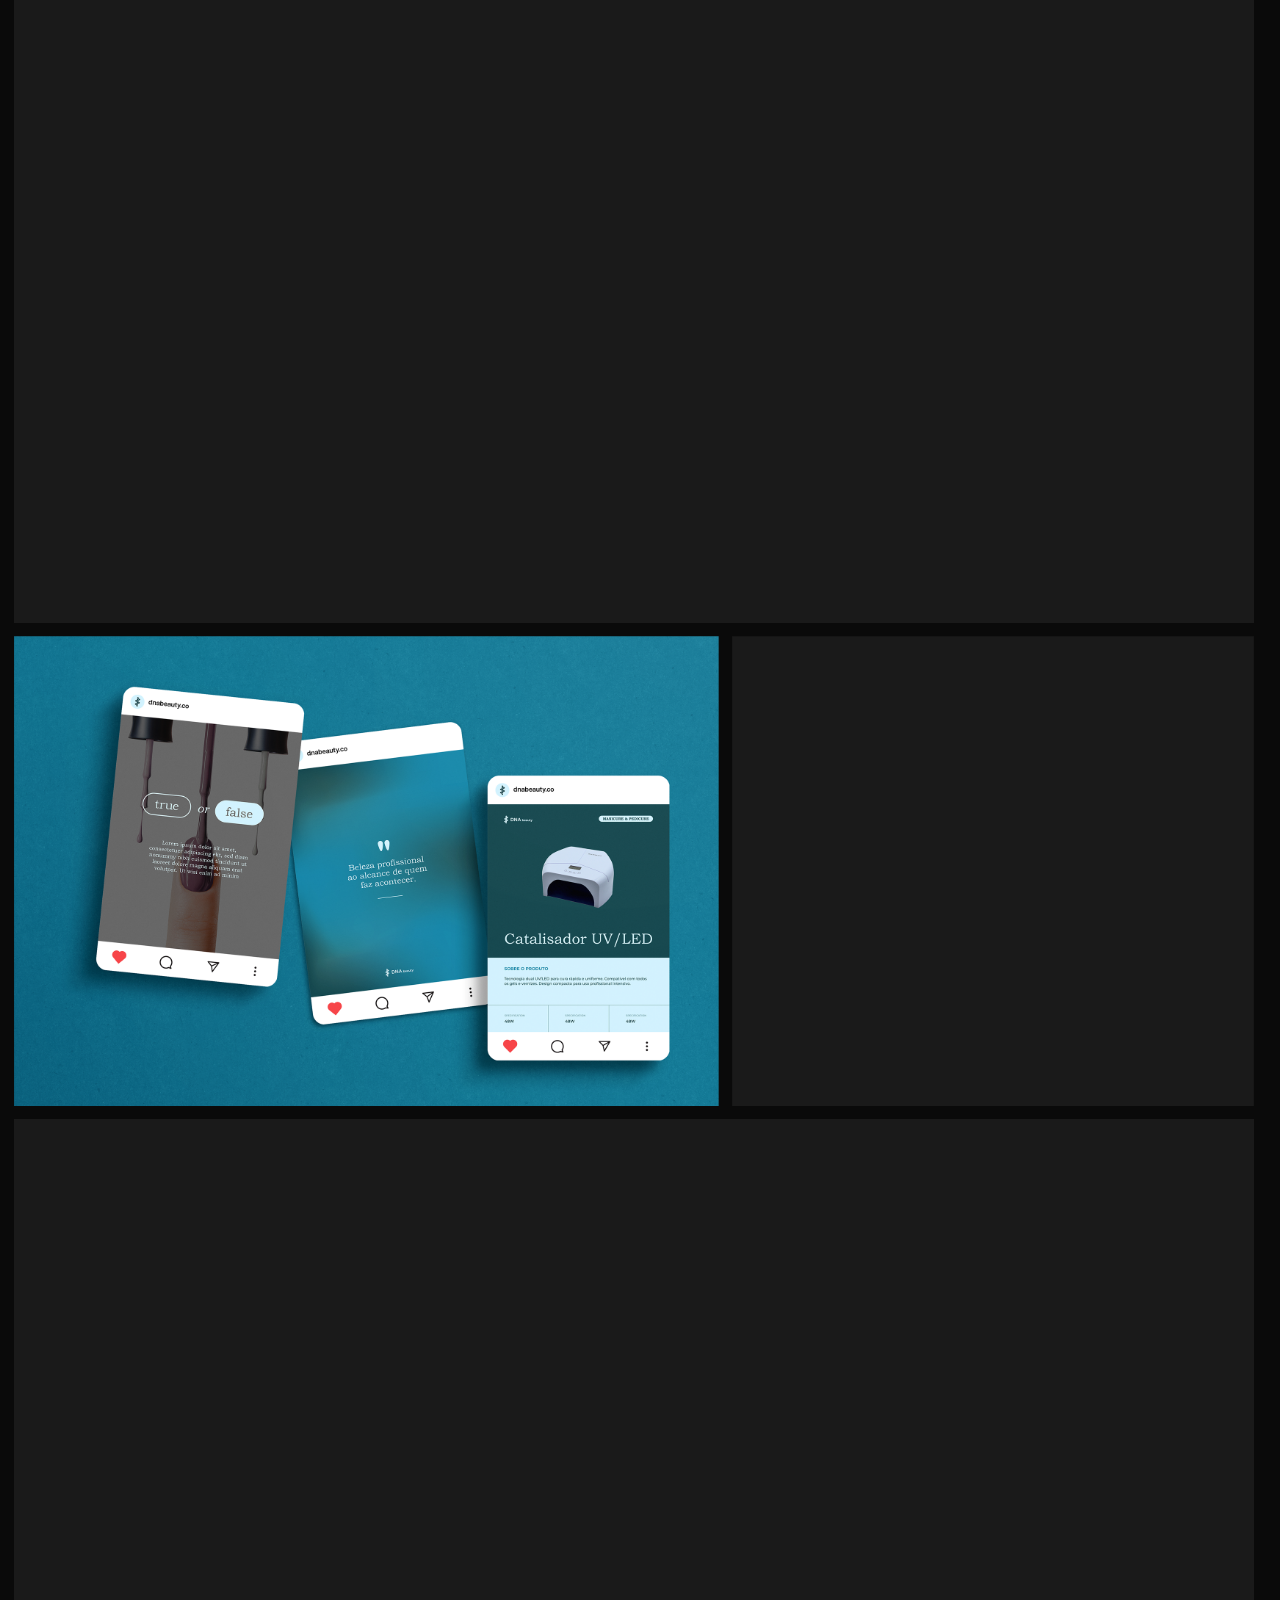
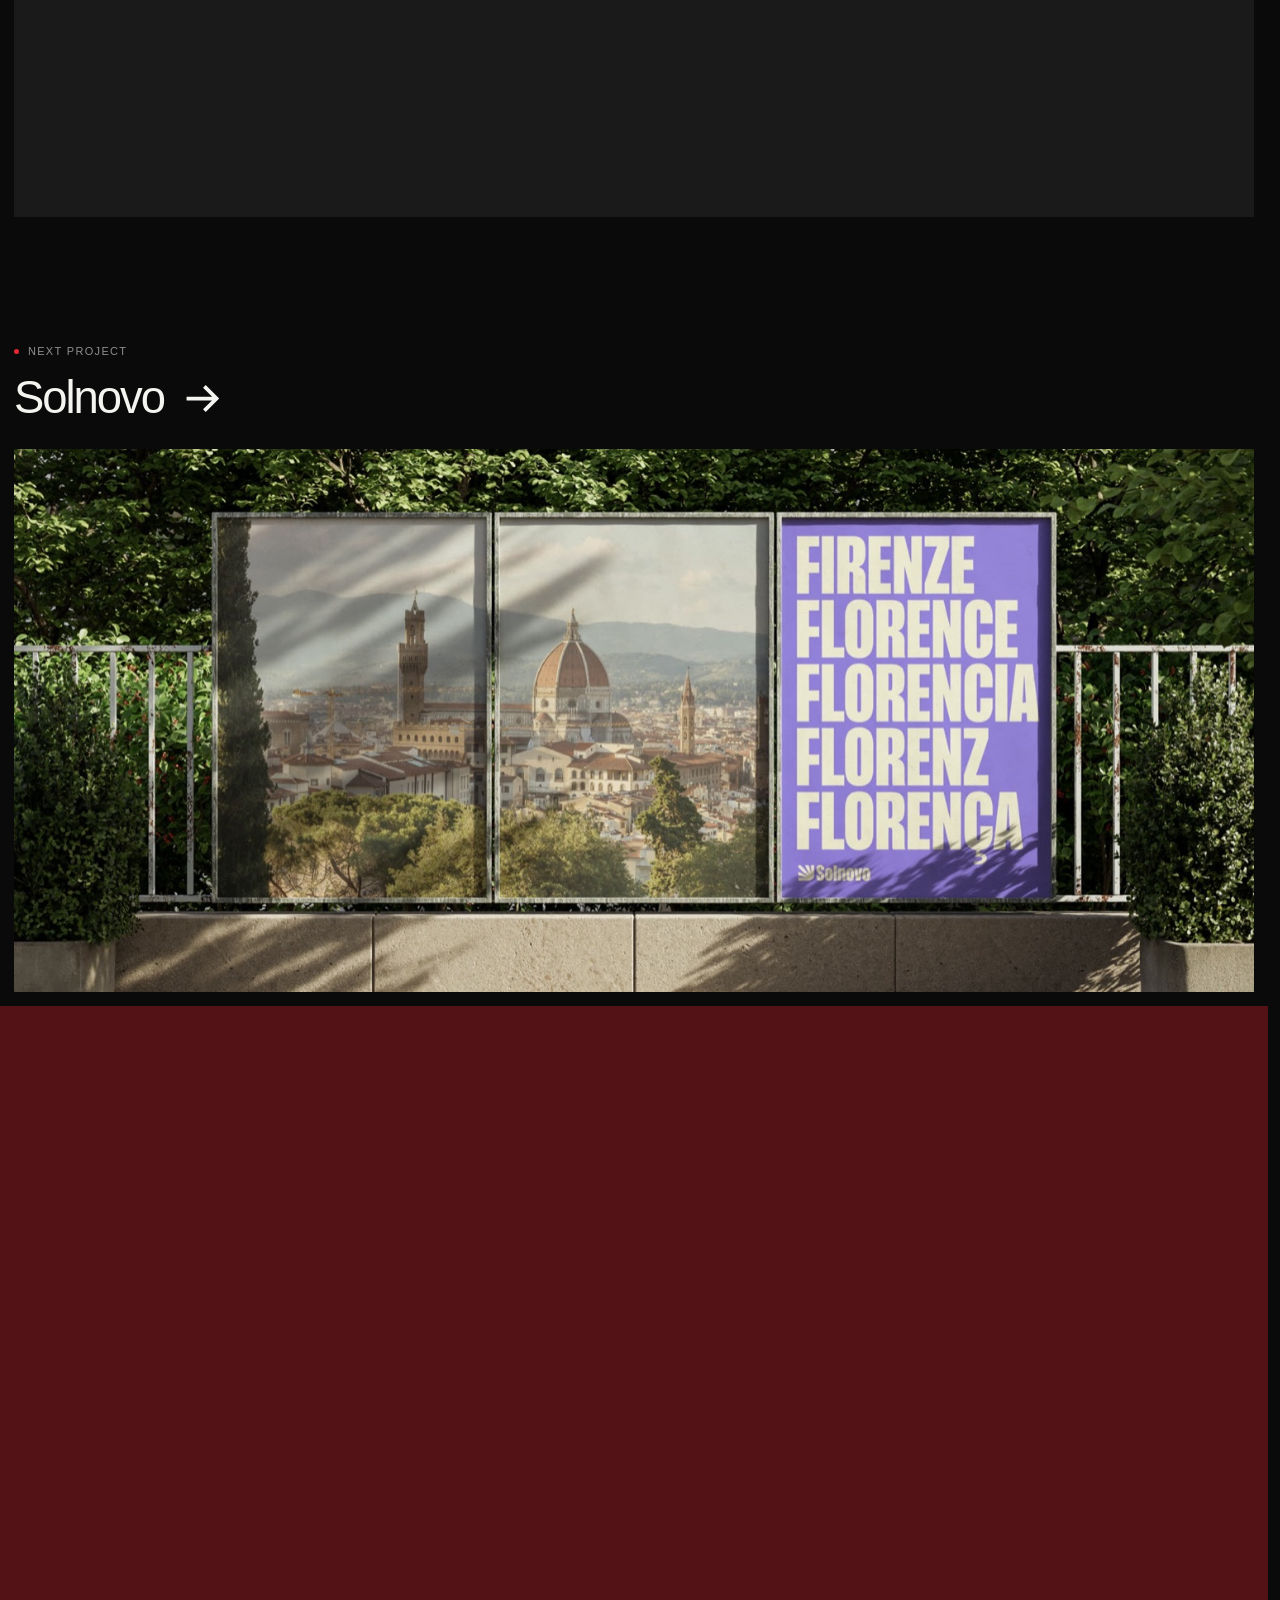
<file: projeto-dna-beauty.html>
<!DOCTYPE html>
<html lang="en">
<head>
  <meta charset="UTF-8" />
  <meta name="viewport" content="width=device-width, initial-scale=1.0" />
  <link rel="icon" type="image/png" href="assets/favicon.png?v=42" />
  <link rel="apple-touch-icon" href="assets/home-visual-square.png?v=42" />
  <title>DNA Beauty — MEAN AGENCY</title>
  <meta name="description" content="Brand identity and website for DNA Beauty, a professional hair and beauty cosmetics brand." />
  <!-- Corre antes da folha de estilos: marca que há JavaScript, aplica a língua guardada e,
       se o logo animado for aparecer (1.ª abertura ou mudança de página), começa já a descarregá-lo. -->
  <script>(function(d){d.classList.add('js');setTimeout(function(){if(!window.__mean)d.classList.remove('js')},3500);window.__meanShow=true;try{if(localStorage.getItem('mean_lang')==='pt'){d.lang='pt';d.classList.add('i18n-wait');setTimeout(function(){d.classList.remove('i18n-wait')},1500)}var s=sessionStorage;if(s.getItem('mean_fast')){s.removeItem('mean_fast');d.classList.add('is-open','is-fast')}var n=s.getItem('mean_nav');s.removeItem('mean_nav');window.__meanShow=!s.getItem('mean_intro_seen')||!!n;if(!window.__meanShow)d.classList.add('is-bare');if(window.__meanShow&&window.fetch){var p=fetch('assets/intro-logo.webp?v=42',{priority:'high'}).then(function(r){if(!r.ok)throw 0;return r.blob()});p.catch(function(){});window.__meanIntro=p}}catch(e){}})(document.documentElement)</script>
  <link rel="stylesheet" href="style.css?v=221" />
</head>
<body class="page-projeto">

  <!-- LOGO ANIMADO: na 1.ª abertura do site e a cada mudança de página (num recarregamento não aparece) -->
  <div class="preloader" id="preloader" data-duration="1440" data-anim="assets/intro-logo.webp?v=42" data-still="assets/intro-logo.png?v=42"></div>
  <script>(function(){var p=document.getElementById('preloader');if(p&&window.__meanShow===false)p.parentNode.removeChild(p)})()</script>

  <!-- NAV: igual em todas as páginas. Tudo em texto, do mesmo tamanho. Fica sempre em inglês (data-i18n-skip). -->
  <header class="nav nav-over" data-i18n-skip>
    <div class="nav-left-group">
      <a href="index.html" class="nav-logo-link" aria-label="Home"><img class="nav-logo" src="assets/logo-mean-white.png?v=113" alt="MEAN" /></a>
      <nav class="nav-links">
        <a href="index.html">Home</a>
        <a href="work.html" aria-current="page">Work</a>
        <a href="about.html">About</a>
      </nav>
    </div>
    <div class="nav-right-group">
      <a href="#talk" data-talk class="nav-cta">Talk with us</a>
      <button class="nav-lang" type="button" data-lang-switch aria-label="Mudar para português">PT</button>
      <button class="nav-toggle" aria-label="Menu" aria-expanded="false">
        <span></span><span></span><span></span>
      </button>
    </div>
  </header>

  <!-- PROJETO: DNA Beauty. Página feita a partir do modelo (projeto.html); como se monta um projeto: PLANEAMENTO.md.
       Texto e ligações: iamnupi.com/project/dna-beauty. Imagens: Projetos/02-dna-beauty/ (os originais, sem conversão). -->
  <main class="m-pj">

    <!-- 1. ABERTURA: barra do projeto, frase, ficha técnica e a 1.ª imagem (a capa, 00-capa, é só para as grelhas) -->
    <section class="m-pj-intro">
      <div class="m-pj-bar" data-reveal>
        <a class="m-pj-back" href="work.html"><span class="m-arrow m-arrow--back" aria-hidden="true">←</span> Work</a>
        <p class="m-pj-name">DNA Beauty</p>
        <div class="m-pj-site m-pj-links">
          <a href="https://www.dnabeauty.pt/" target="_blank" rel="noopener">Visit website <span class="m-arrow m-arrow--ext" aria-hidden="true">↗</span></a>
          <a href="https://www.instagram.com/dnabeauty.co" target="_blank" rel="noopener">Instagram <span class="m-arrow m-arrow--ext" aria-hidden="true">↗</span></a>
        </div>
      </div>
      <span class="m-rule" data-line></span>
      <div class="m-pj-top">
        <h1 class="m-pj-statement" data-blur>DNA Beauty is a cosmetics brand dedicated to supplying professional-grade products for hair and beauty care.</h1>
        <dl class="m-pj-meta" data-stagger="70">
          <div data-reveal><dt>Client</dt><dd>DNA Beauty</dd></div>
          <div data-reveal><dt>Sector</dt><dd>Cosmetics</dd></div>
          <div data-reveal><dt>Location</dt><dd>Portugal</dd></div>
          <div data-reveal><dt>Deliverables</dt><dd><span>Brand Identity</span><span>Website</span><span>E-Commerce</span></dd></div>
        </dl>
      </div>
      <div class="m-pj-cover-wrap">
        <div class="m-media m-pj-cover" data-media><img src="Projetos/02-dna-beauty/01.png" alt="DNA Beauty logo on light blue" width="1920" height="1080" decoding="async" /></div>
      </div>
    </section>

    <!-- 2. RESUMO: segunda frase -->
    <section class="m-pj-summary">
      <p class="m-pj-lead" data-split="rise">Designed to meet the needs of both professionals and everyday users, it offers a curated selection of tools and essentials focused on performance and reliability.</p>
    </section>

    <!-- 3. IMAGEM A TODA A LARGURA (entre as margens da página) -->
    <div class="m-pj-full">
      <div class="m-media" data-media><img src="Projetos/02-dna-beauty/02.png" alt="DNA Beauty branded tape and packaging" width="1920" height="1080" loading="lazy" decoding="async" /></div>
    </div>

    <!-- 4. CAPÍTULO: título preso à esquerda, imagens de larguras diferentes à direita (a mesma composição do Metais Jaime Dias) -->
    <section class="m-pj-chapter">
      <div class="m-pj-text">
        <h2 class="m-label" data-reveal>Brand Identity, Website, E-Commerce</h2>
      </div>
      <div class="m-pj-stack">
        <div><div class="m-media r-169" data-media><img src="Projetos/02-dna-beauty/03.png" alt="DNA Beauty app icon and browser tab" width="1920" height="1080" loading="lazy" decoding="async" /></div></div>
        <div class="is-narrow"><div class="m-media r-32" data-media><img src="Projetos/02-dna-beauty/04.png" alt="Hairdressing scissors on a teal background" width="5858" height="3906" loading="lazy" decoding="async" /></div></div>
        <div class="is-narrow"><div class="m-media r-32" data-media><img src="Projetos/02-dna-beauty/05.png" alt="Comb on a teal background" width="5858" height="3906" loading="lazy" decoding="async" /></div></div>
        <div><div class="m-media r-32" data-media><img src="Projetos/02-dna-beauty/06.png" alt="Razor blade on a teal background" width="5858" height="3906" loading="lazy" decoding="async" /></div></div>
        <div class="is-small"><div class="m-media r-32" data-media><img src="Projetos/02-dna-beauty/07.png" alt="Round hairbrush on a teal background" width="5858" height="3906" loading="lazy" decoding="async" /></div></div>
      </div>
    </section>

    <!-- 5. DUAS IMAGENS LADO A LADO -->
    <div class="m-pj-pair">
      <div class="m-media r-32" data-media><img src="Projetos/02-dna-beauty/08.png" alt="Hair dryer on a teal background" width="5858" height="3906" loading="lazy" decoding="async" /></div>
      <div class="m-media r-32" data-media><img src="Projetos/02-dna-beauty/09.png" alt="Black comb on a teal background" width="5858" height="3906" loading="lazy" decoding="async" /></div>
    </div>

    <!-- 6. IMAGEM A TODA A LARGURA -->
    <div class="m-pj-full">
      <div class="m-media" data-media><img src="Projetos/02-dna-beauty/10.jpg" alt="DNA Beauty business cards" width="3000" height="2000" loading="lazy" decoding="async" /></div>
    </div>

    <!-- 7. DUAS IMAGENS LADO A LADO, de proporções diferentes -->
    <div class="m-pj-pair m-pj-pair--fit">
      <div class="m-media" data-media style="--r: 1.500"><img src="Projetos/02-dna-beauty/11.png" alt="DNA Beauty social media posts" width="1920" height="1280" loading="lazy" decoding="async" /></div>
      <div class="m-media" data-media style="--r: 1.111"><img src="Projetos/02-dna-beauty/12.png" alt="DNA Beauty content on a phone" width="1920" height="1728" loading="lazy" decoding="async" /></div>
    </div>

    <!-- 8. IMAGEM A TODA A LARGURA -->
    <div class="m-pj-full">
      <div class="m-media" data-media><img src="Projetos/02-dna-beauty/13.png" alt="DNA Beauty brand board: logo, colours and typefaces" width="1920" height="1080" loading="lazy" decoding="async" /></div>
    </div>

    <!-- 9. PROJETO SEGUINTE -->
    <a class="m-pj-next" href="projeto-solnovo.html" data-cursor="View">
      <span class="m-pj-next-head">
        <span class="m-label" data-reveal>Next project</span>
        <span class="m-pj-next-name" data-reveal>Solnovo <span class="m-arrow" aria-hidden="true">→</span></span>
      </span>
      <span class="m-pj-next-media"><span class="m-media" data-media><img src="Projetos/03-solnovo/00-capa.jpg" alt="Solnovo street posters with a view of Florence" width="1500" height="844" loading="lazy" decoding="async" /></span></span>
    </a>

  </main>

  <!-- FOOTER: igual em todas as páginas. Proporções de esrbespoke.au, identidade MEAN. -->
  <footer class="m-foot">
    <div class="m-foot-in">
      <div class="m-foot-top">
        <a class="m-foot-name" href="index.html">MEAN Agency</a>
        <p class="m-foot-desc"><span>Creative agency.</span><span>Porto, Portugal.</span><span>2026 © MEAN Agency.</span><span>All rights reserved.</span></p>
        <nav class="m-foot-nav" aria-label="Footer">
          <a href="index.html">Home</a>
          <a href="work.html" aria-current="page">Work</a>
          <a href="about.html">About</a>
          <a href="#talk" data-talk>Talk with us</a>
        </nav>
      </div>
      <div class="m-foot-logo"><img src="assets/logo-mean-red-tight.png?v=125" alt="MEAN" width="1075" height="269" loading="lazy" /></div>
      <div class="m-foot-bottom">
        <a class="m-foot-social" href="https://instagram.com/mean_agency" target="_blank" rel="noopener">@mean_agency</a>
        <a class="m-foot-link" href="https://www.linkedin.com/company/we-are-mean" target="_blank" rel="noopener">LinkedIn</a>
        <div class="m-foot-blocks">
          <div class="m-foot-block">
            <h3>Contact</h3>
            <p><a href="mailto:mean.geral@gmail.com">mean.geral@gmail.com</a></p>
          </div>
          <div class="m-foot-block">
            <h3>Studio</h3>
            <p><span>Porto, Portugal</span></p>
          </div>
          <div class="m-foot-block">
            <h3>Services</h3>
            <p><span>Branding</span><span>Web</span><span>Social Media</span><span>Video, Motion &amp; Photography</span><span>Strategy</span></p>
          </div>
        </div>
      </div>
    </div>
  </footer>

  <script src="i18n.js?v=221"></script>
  <script src="main.js?v=221"></script>
  <script src="motion.js?v=221"></script>
</body>
</html>
</file>
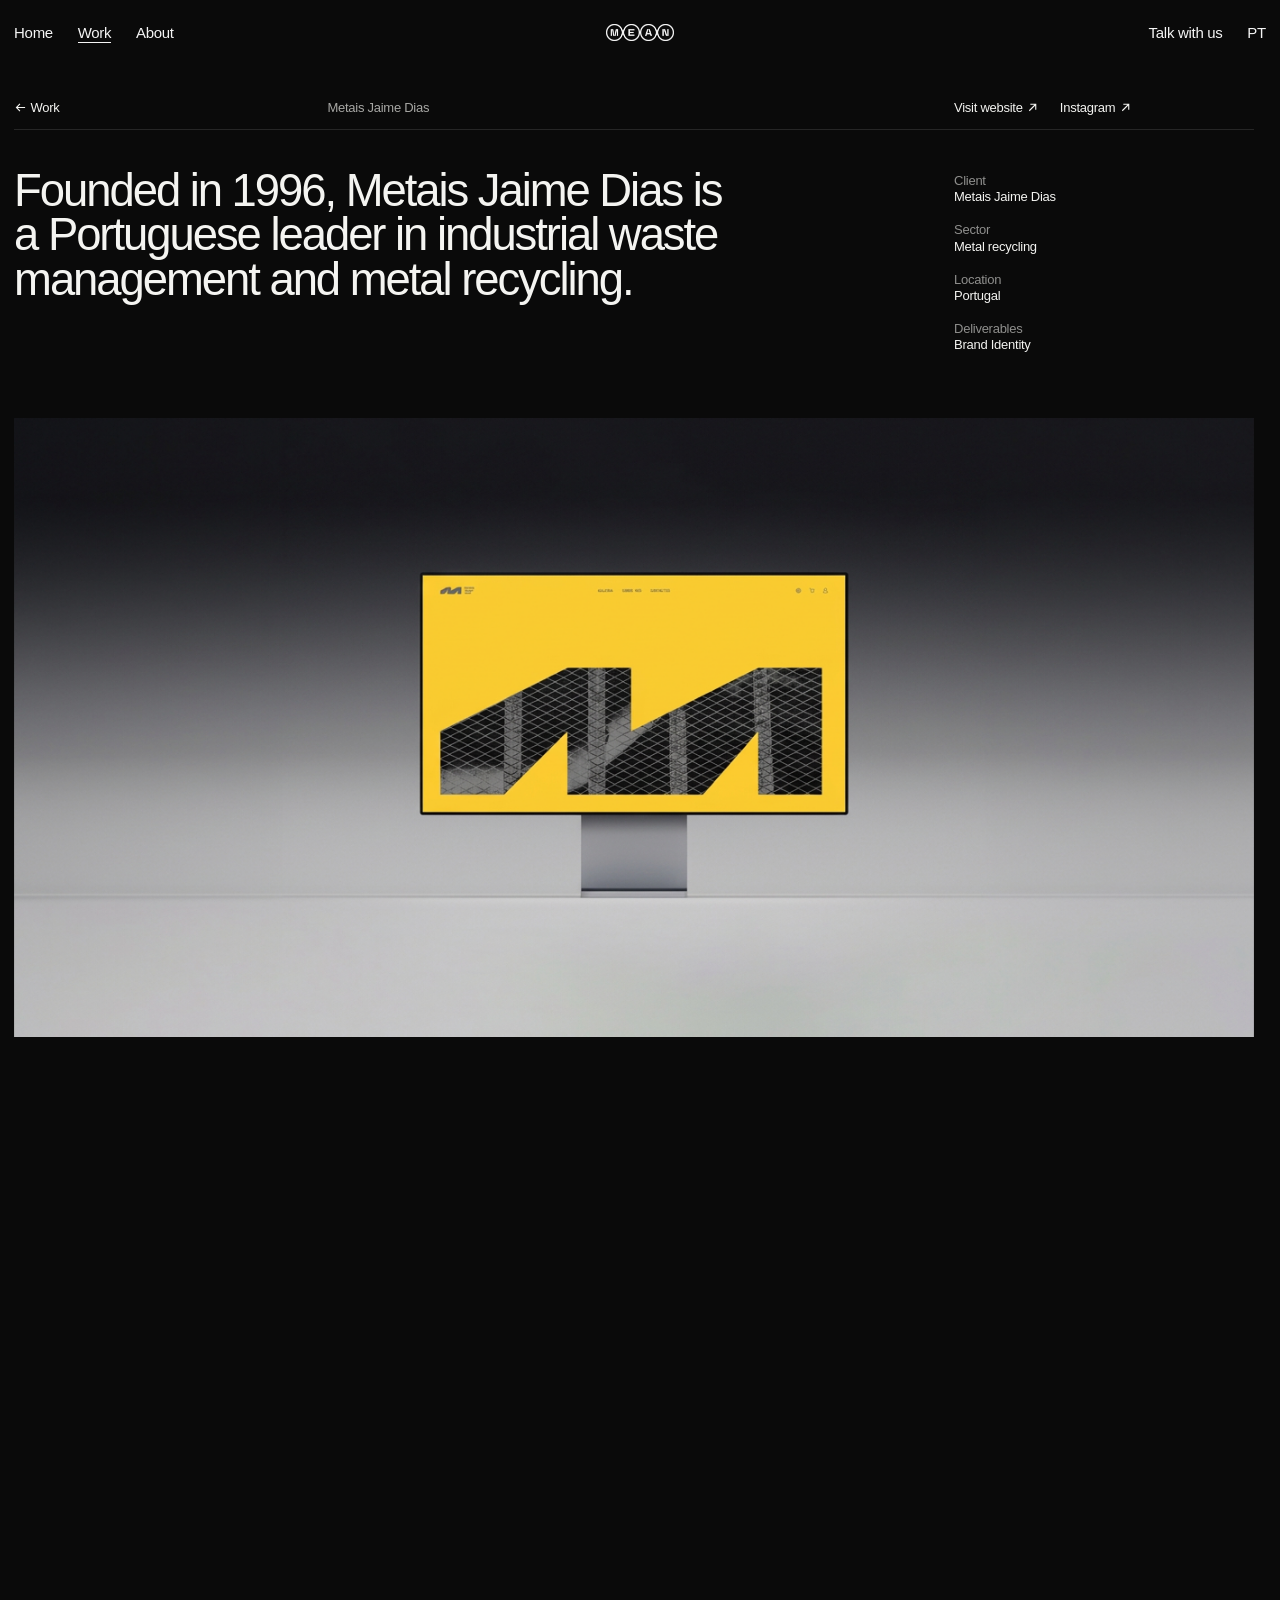
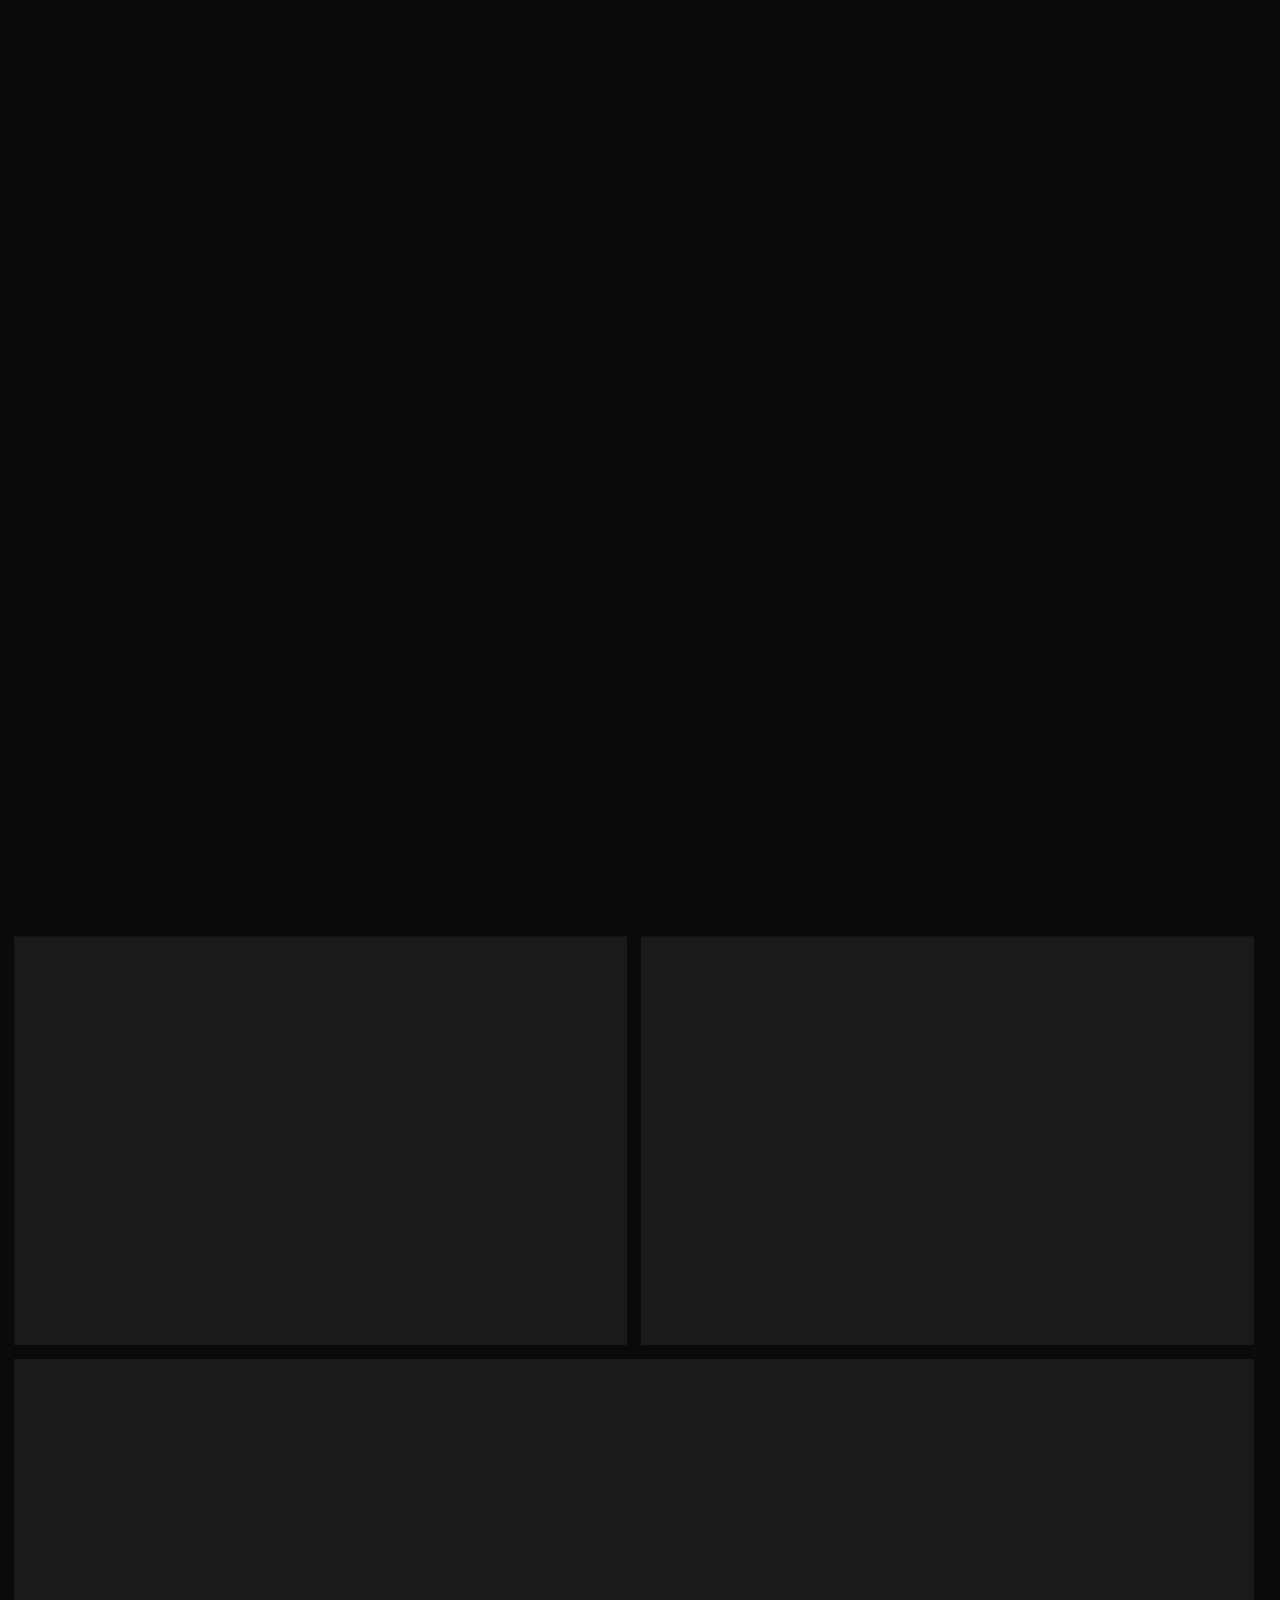
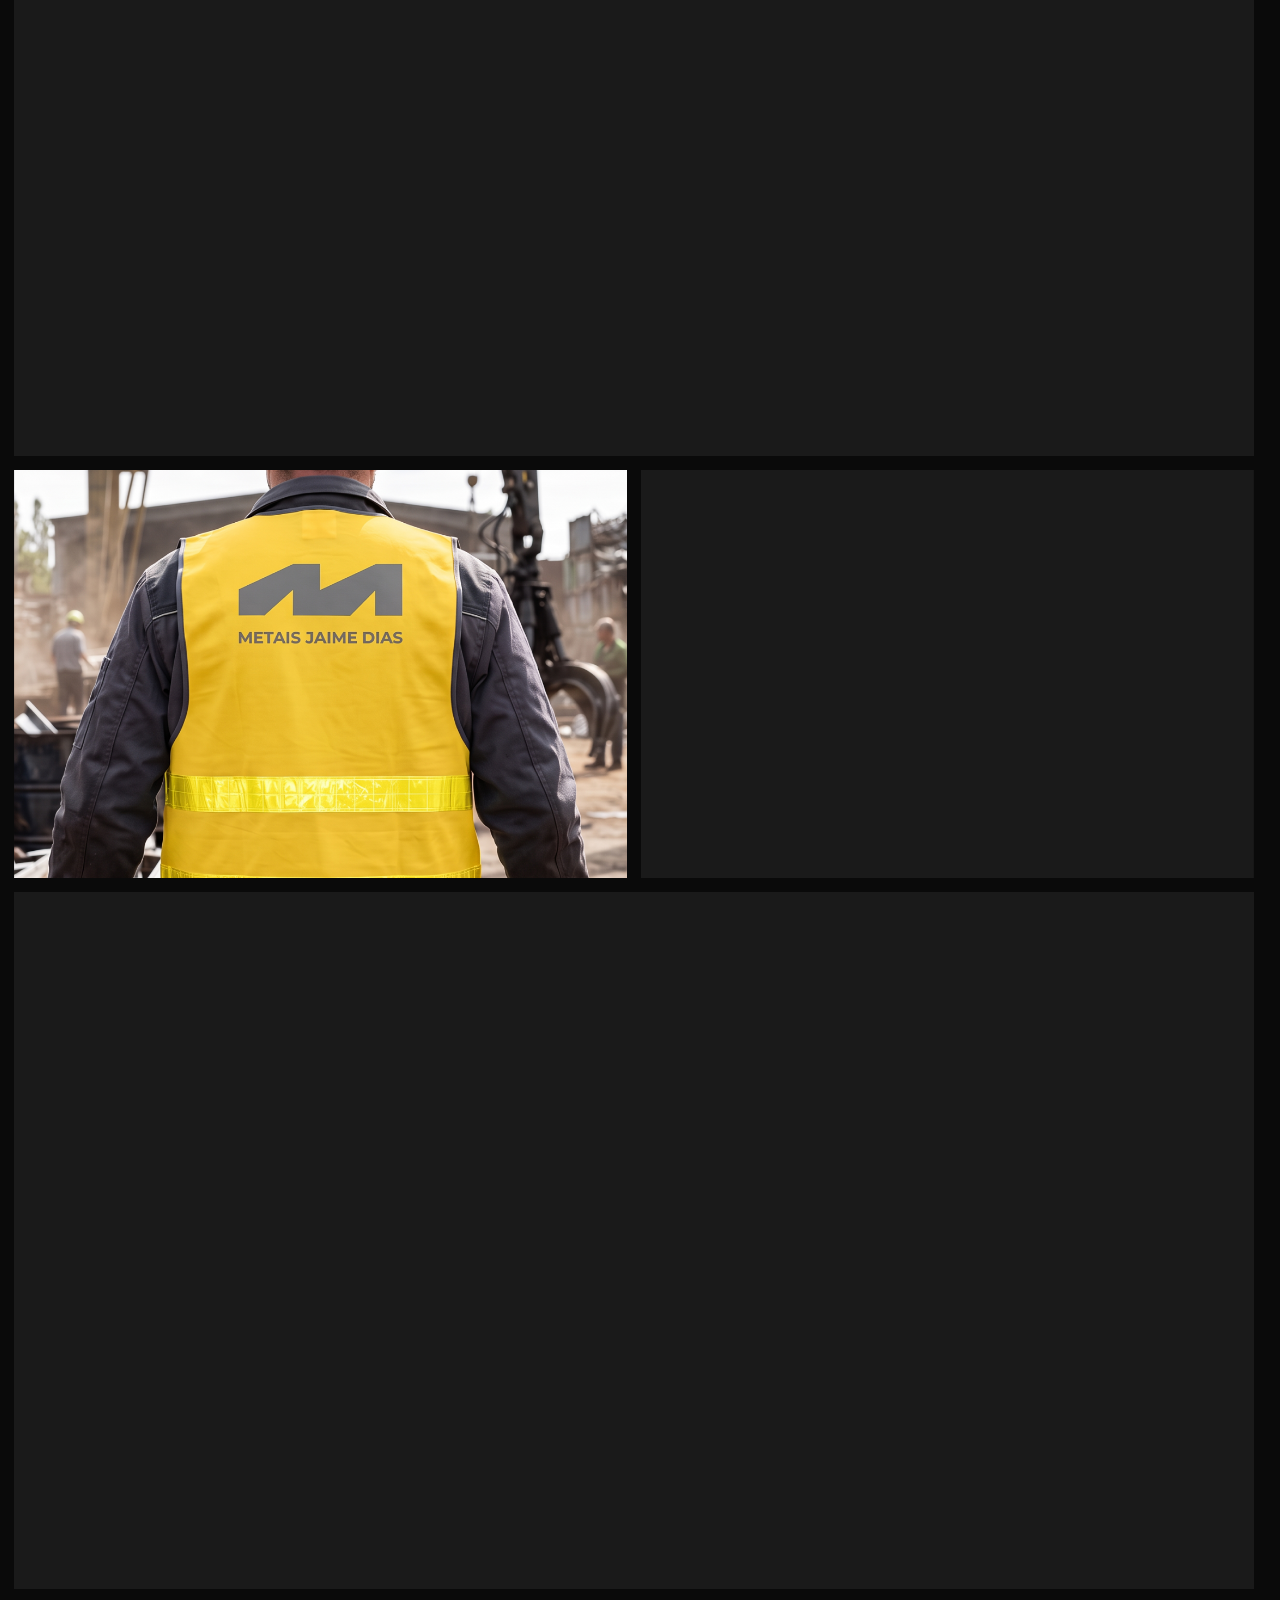
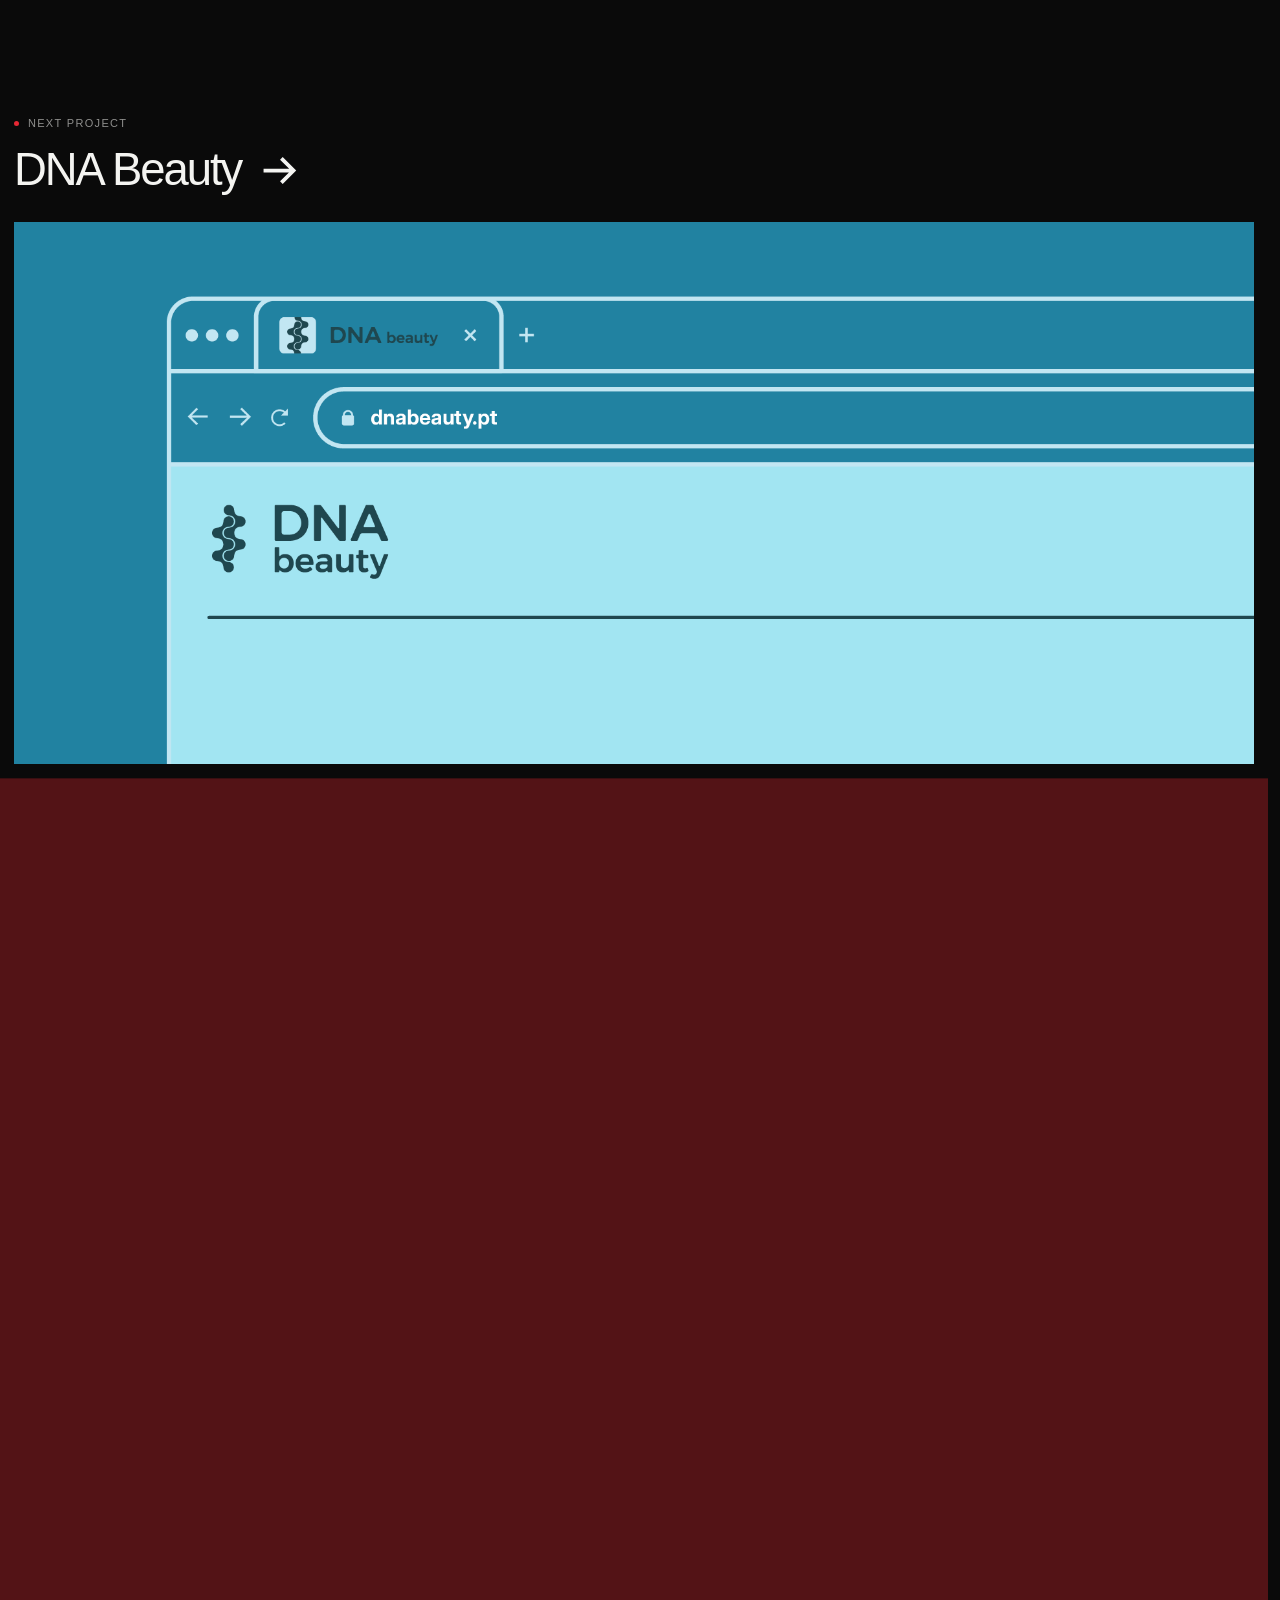
<file: projeto-metais-jaime-dias.html>
<!DOCTYPE html>
<html lang="en">
<head>
  <meta charset="UTF-8" />
  <meta name="viewport" content="width=device-width, initial-scale=1.0" />
  <link rel="icon" type="image/png" href="assets/favicon.png?v=42" />
  <link rel="apple-touch-icon" href="assets/home-visual-square.png?v=42" />
  <title>Metais Jaime Dias — MEAN AGENCY</title>
  <meta name="description" content="Brand identity concept for Metais Jaime Dias, a Portuguese leader in metal recycling and industrial waste management." />
  <!-- Corre antes da folha de estilos: marca que há JavaScript, aplica a língua guardada e,
       se o logo animado for aparecer (1.ª abertura ou mudança de página), começa já a descarregá-lo. -->
  <script>(function(d){d.classList.add('js');setTimeout(function(){if(!window.__mean)d.classList.remove('js')},3500);window.__meanShow=true;try{if(localStorage.getItem('mean_lang')==='pt'){d.lang='pt';d.classList.add('i18n-wait');setTimeout(function(){d.classList.remove('i18n-wait')},1500)}var s=sessionStorage;if(s.getItem('mean_fast')){s.removeItem('mean_fast');d.classList.add('is-open','is-fast')}var n=s.getItem('mean_nav');s.removeItem('mean_nav');window.__meanShow=!s.getItem('mean_intro_seen')||!!n;if(!window.__meanShow)d.classList.add('is-bare');if(window.__meanShow&&window.fetch){var p=fetch('assets/intro-logo.webp?v=42',{priority:'high'}).then(function(r){if(!r.ok)throw 0;return r.blob()});p.catch(function(){});window.__meanIntro=p}}catch(e){}})(document.documentElement)</script>
  <link rel="stylesheet" href="style.css?v=221" />
</head>
<body class="page-projeto">

  <!-- LOGO ANIMADO: na 1.ª abertura do site e a cada mudança de página (num recarregamento não aparece) -->
  <div class="preloader" id="preloader" data-duration="1440" data-anim="assets/intro-logo.webp?v=42" data-still="assets/intro-logo.png?v=42"></div>
  <script>(function(){var p=document.getElementById('preloader');if(p&&window.__meanShow===false)p.parentNode.removeChild(p)})()</script>

  <!-- NAV: igual em todas as páginas. Tudo em texto, do mesmo tamanho. Fica sempre em inglês (data-i18n-skip). -->
  <header class="nav nav-over" data-i18n-skip>
    <div class="nav-left-group">
      <a href="index.html" class="nav-logo-link" aria-label="Home"><img class="nav-logo" src="assets/logo-mean-white.png?v=113" alt="MEAN" /></a>
      <nav class="nav-links">
        <a href="index.html">Home</a>
        <a href="work.html" aria-current="page">Work</a>
        <a href="about.html">About</a>
      </nav>
    </div>
    <div class="nav-right-group">
      <a href="#talk" data-talk class="nav-cta">Talk with us</a>
      <button class="nav-lang" type="button" data-lang-switch aria-label="Mudar para português">PT</button>
      <button class="nav-toggle" aria-label="Menu" aria-expanded="false">
        <span></span><span></span><span></span>
      </button>
    </div>
  </header>

  <!-- PROJETO: Metais Jaime Dias. Página feita a partir do modelo (projeto.html); como se monta um projeto: PLANEAMENTO.md.
       Texto e ligações: iamnupi.com/project/metais-jaime-dias. Imagens: Projetos/01-metais-jaime-dias/ (os originais, sem conversão). -->
  <main class="m-pj">

    <!-- 1. ABERTURA: barra do projeto, frase, ficha técnica e capa -->
    <section class="m-pj-intro">
      <div class="m-pj-bar" data-reveal>
        <a class="m-pj-back" href="work.html"><span class="m-arrow m-arrow--back" aria-hidden="true">←</span> Work</a>
        <p class="m-pj-name">Metais Jaime Dias</p>
        <div class="m-pj-site m-pj-links">
          <a href="https://www.mjd.pt/" target="_blank" rel="noopener">Visit website <span class="m-arrow m-arrow--ext" aria-hidden="true">↗</span></a>
          <a href="https://www.instagram.com/metaisjd/" target="_blank" rel="noopener">Instagram <span class="m-arrow m-arrow--ext" aria-hidden="true">↗</span></a>
        </div>
      </div>
      <span class="m-rule" data-line></span>
      <div class="m-pj-top">
        <h1 class="m-pj-statement" data-blur>Founded in 1996, Metais Jaime Dias is a Portuguese leader in industrial waste management and metal recycling.</h1>
        <dl class="m-pj-meta" data-stagger="70">
          <div data-reveal><dt>Client</dt><dd>Metais Jaime Dias</dd></div>
          <div data-reveal><dt>Sector</dt><dd>Metal recycling</dd></div>
          <div data-reveal><dt>Location</dt><dd>Portugal</dd></div>
          <div data-reveal><dt>Deliverables</dt><dd><span>Brand Identity</span></dd></div>
        </dl>
      </div>
      <div class="m-pj-cover-wrap">
        <div class="m-media m-pj-cover" data-media><img src="Projetos/01-metais-jaime-dias/00-capa.png" alt="Metais Jaime Dias website on a desktop screen" width="1376" height="768" decoding="async" /></div>
      </div>
    </section>

    <!-- 2. RESUMO: segunda frase -->
    <section class="m-pj-summary">
      <p class="m-pj-lead" data-split="rise">From end-of-life vehicles to ferrous and non-ferrous scrap, the company combines nearly three decades of experience, certified processes and a 180,000 m² operation built on environmental responsibility.</p>
    </section>

    <!-- 3. IMAGEM A TODA A LARGURA (entre as margens da página) -->
    <div class="m-pj-full">
      <div class="m-media" data-media><img src="Projetos/01-metais-jaime-dias/01.png" alt="Metais Jaime Dias logo in yellow on grey" width="8000" height="4500" loading="lazy" decoding="async" /></div>
    </div>

    <!-- 4. CAPÍTULO: texto preso à esquerda, imagens à direita -->
    <section class="m-pj-chapter">
      <div class="m-pj-text">
        <h2 class="m-label" data-reveal>Brand Identity</h2>
        <p class="m-body" data-reveal>The following is a proposed concept that was not carried through to the final project.</p>
      </div>
      <div class="m-pj-stack">
        <div><div class="m-media r-169" data-media><img src="Projetos/01-metais-jaime-dias/02.png" alt="Construction grid of the Metais Jaime Dias symbol" width="1920" height="1080" loading="lazy" decoding="async" /></div></div>
        <div class="is-narrow"><div class="m-media r-32" data-media><img src="Projetos/01-metais-jaime-dias/03.jpg" alt="Metal tubes marked with coloured tape" width="3774" height="2618" loading="lazy" decoding="async" /></div></div>
        <div class="is-narrow"><div class="m-media r-32" data-media><img src="Projetos/01-metais-jaime-dias/04.png" alt="Metais Jaime Dias app icon on a phone" width="6000" height="4000" loading="lazy" decoding="async" /></div></div>
        <div><div class="m-media r-43" data-media><img src="Projetos/01-metais-jaime-dias/05.jpg" alt="Metais Jaime Dias business cards on concrete" width="6000" height="4500" loading="lazy" decoding="async" /></div></div>
      </div>
    </section>

    <!-- 5. DUAS IMAGENS LADO A LADO -->
    <div class="m-pj-pair">
      <div class="m-media r-32" data-media><img src="Projetos/01-metais-jaime-dias/06.png" alt="Metais Jaime Dias envelope and card" width="4000" height="3000" loading="lazy" decoding="async" /></div>
      <div class="m-media r-32" data-media><img src="Projetos/01-metais-jaime-dias/07.jpg" alt="Tape with the Metais Jaime Dias pattern" width="4500" height="3000" loading="lazy" decoding="async" /></div>
    </div>

    <!-- 6. IMAGEM A TODA A LARGURA (entre as margens da página) -->
    <div class="m-pj-full">
      <div class="m-media" data-media><img src="Projetos/01-metais-jaime-dias/08.png" alt="Yellow container with the Metais Jaime Dias symbol" width="4000" height="3000" loading="lazy" decoding="async" /></div>
    </div>

    <!-- 7. DUAS IMAGENS LADO A LADO -->
    <div class="m-pj-pair">
      <div class="m-media r-32" data-media><img src="Projetos/01-metais-jaime-dias/09.jpg" alt="Worker wearing a Metais Jaime Dias vest" width="4500" height="3000" loading="lazy" decoding="async" /></div>
      <div class="m-media r-32" data-media><img src="Projetos/01-metais-jaime-dias/10.jpg" alt="Metais Jaime Dias sticker on a laptop" width="4500" height="3000" loading="lazy" decoding="async" /></div>
    </div>

    <!-- 8. IMAGEM A TODA A LARGURA (entre as margens da página) -->
    <div class="m-pj-full">
      <div class="m-media" data-media><img src="Projetos/01-metais-jaime-dias/11.png" alt="Metais Jaime Dias sign on a building" width="5425" height="3616" loading="lazy" decoding="async" /></div>
    </div>

    <!-- 9. PROJETO SEGUINTE -->
    <a class="m-pj-next" href="projeto-dna-beauty.html" data-cursor="View">
      <span class="m-pj-next-head">
        <span class="m-label" data-reveal>Next project</span>
        <span class="m-pj-next-name" data-reveal>DNA Beauty <span class="m-arrow" aria-hidden="true">→</span></span>
      </span>
      <span class="m-pj-next-media"><span class="m-media" data-media><img src="Projetos/02-dna-beauty/00-capa.png" alt="DNA Beauty website header in a browser window" width="1916" height="1080" loading="lazy" decoding="async" /></span></span>
    </a>

  </main>

  <!-- FOOTER: igual em todas as páginas. Proporções de esrbespoke.au, identidade MEAN. -->
  <footer class="m-foot">
    <div class="m-foot-in">
      <div class="m-foot-top">
        <a class="m-foot-name" href="index.html">MEAN Agency</a>
        <p class="m-foot-desc"><span>Creative agency.</span><span>Porto, Portugal.</span><span>2026 © MEAN Agency.</span><span>All rights reserved.</span></p>
        <nav class="m-foot-nav" aria-label="Footer">
          <a href="index.html">Home</a>
          <a href="work.html" aria-current="page">Work</a>
          <a href="about.html">About</a>
          <a href="#talk" data-talk>Talk with us</a>
        </nav>
      </div>
      <div class="m-foot-logo"><img src="assets/logo-mean-red-tight.png?v=125" alt="MEAN" width="1075" height="269" loading="lazy" /></div>
      <div class="m-foot-bottom">
        <a class="m-foot-social" href="https://instagram.com/mean_agency" target="_blank" rel="noopener">@mean_agency</a>
        <a class="m-foot-link" href="https://www.linkedin.com/company/we-are-mean" target="_blank" rel="noopener">LinkedIn</a>
        <div class="m-foot-blocks">
          <div class="m-foot-block">
            <h3>Contact</h3>
            <p><a href="mailto:mean.geral@gmail.com">mean.geral@gmail.com</a></p>
          </div>
          <div class="m-foot-block">
            <h3>Studio</h3>
            <p><span>Porto, Portugal</span></p>
          </div>
          <div class="m-foot-block">
            <h3>Services</h3>
            <p><span>Branding</span><span>Web</span><span>Social Media</span><span>Video, Motion &amp; Photography</span><span>Strategy</span></p>
          </div>
        </div>
      </div>
    </div>
  </footer>

  <script src="i18n.js?v=221"></script>
  <script src="main.js?v=221"></script>
  <script src="motion.js?v=221"></script>
</body>
</html>
</file>
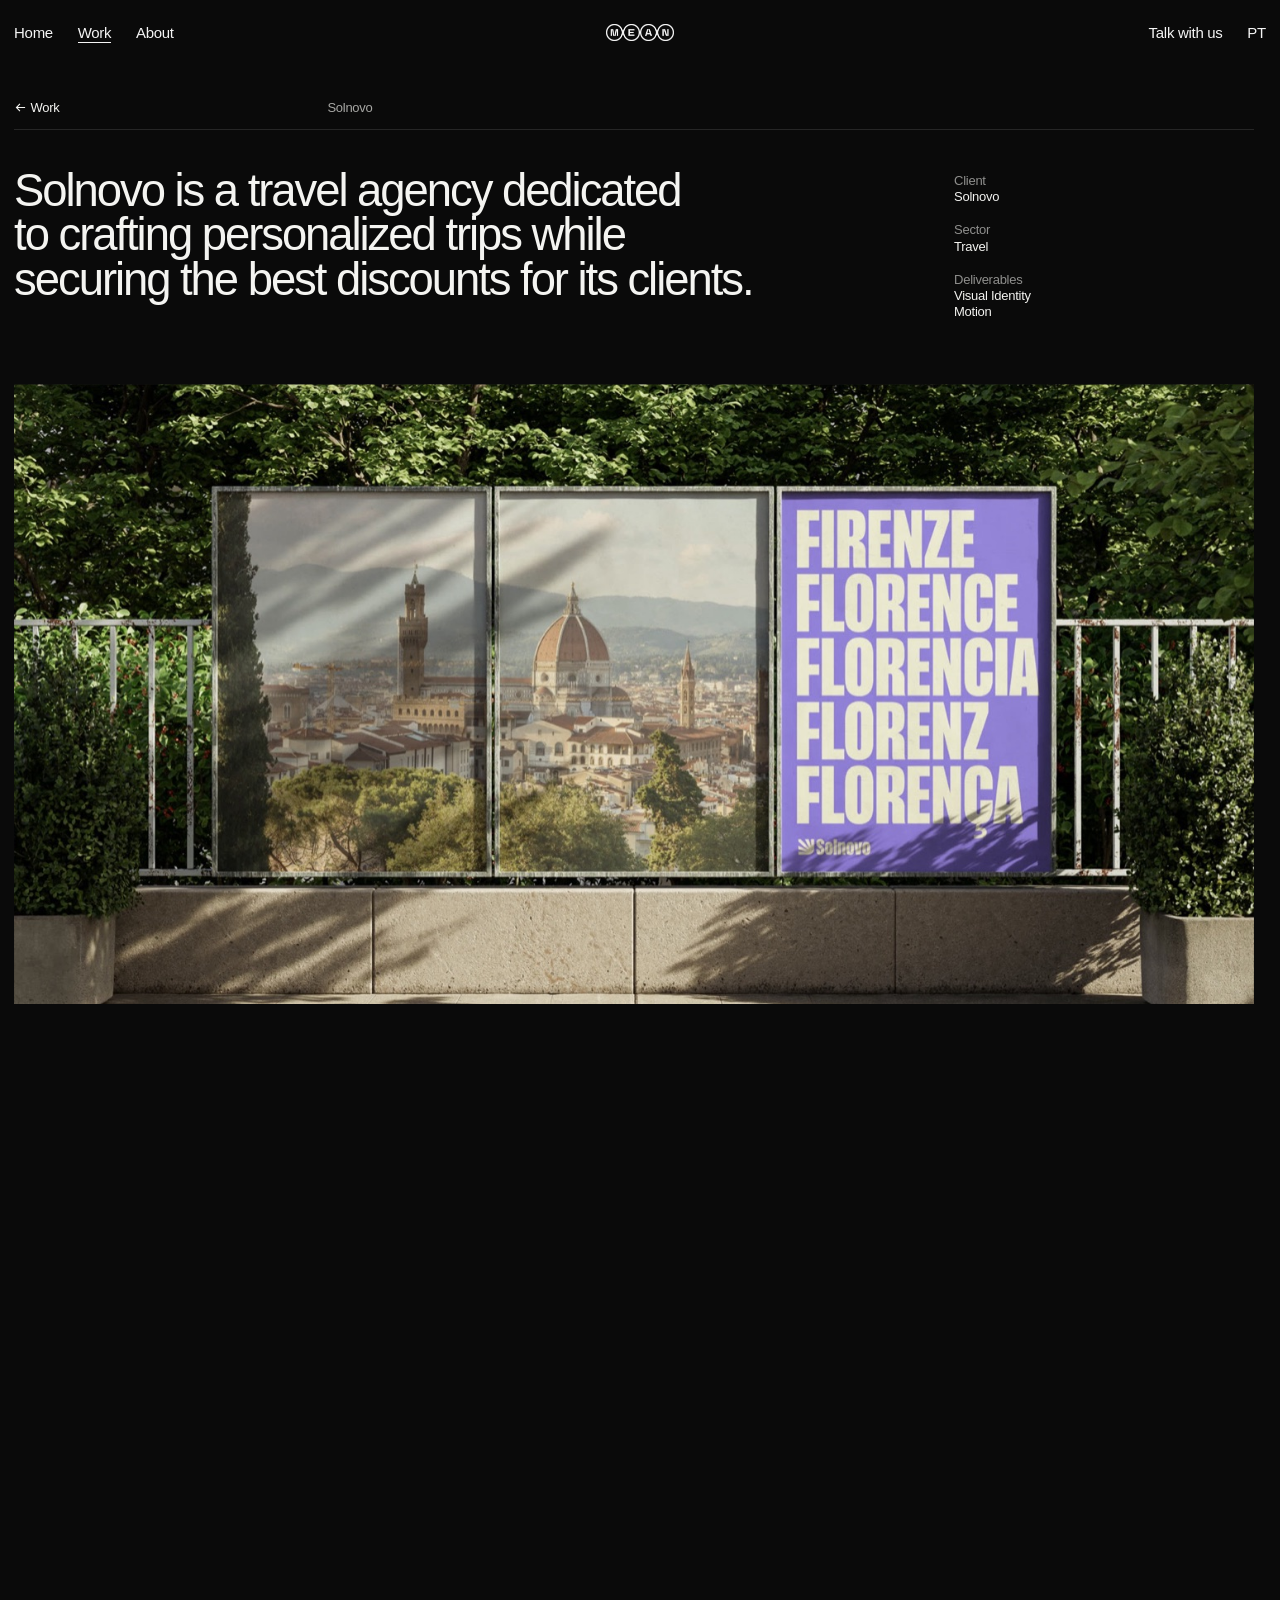
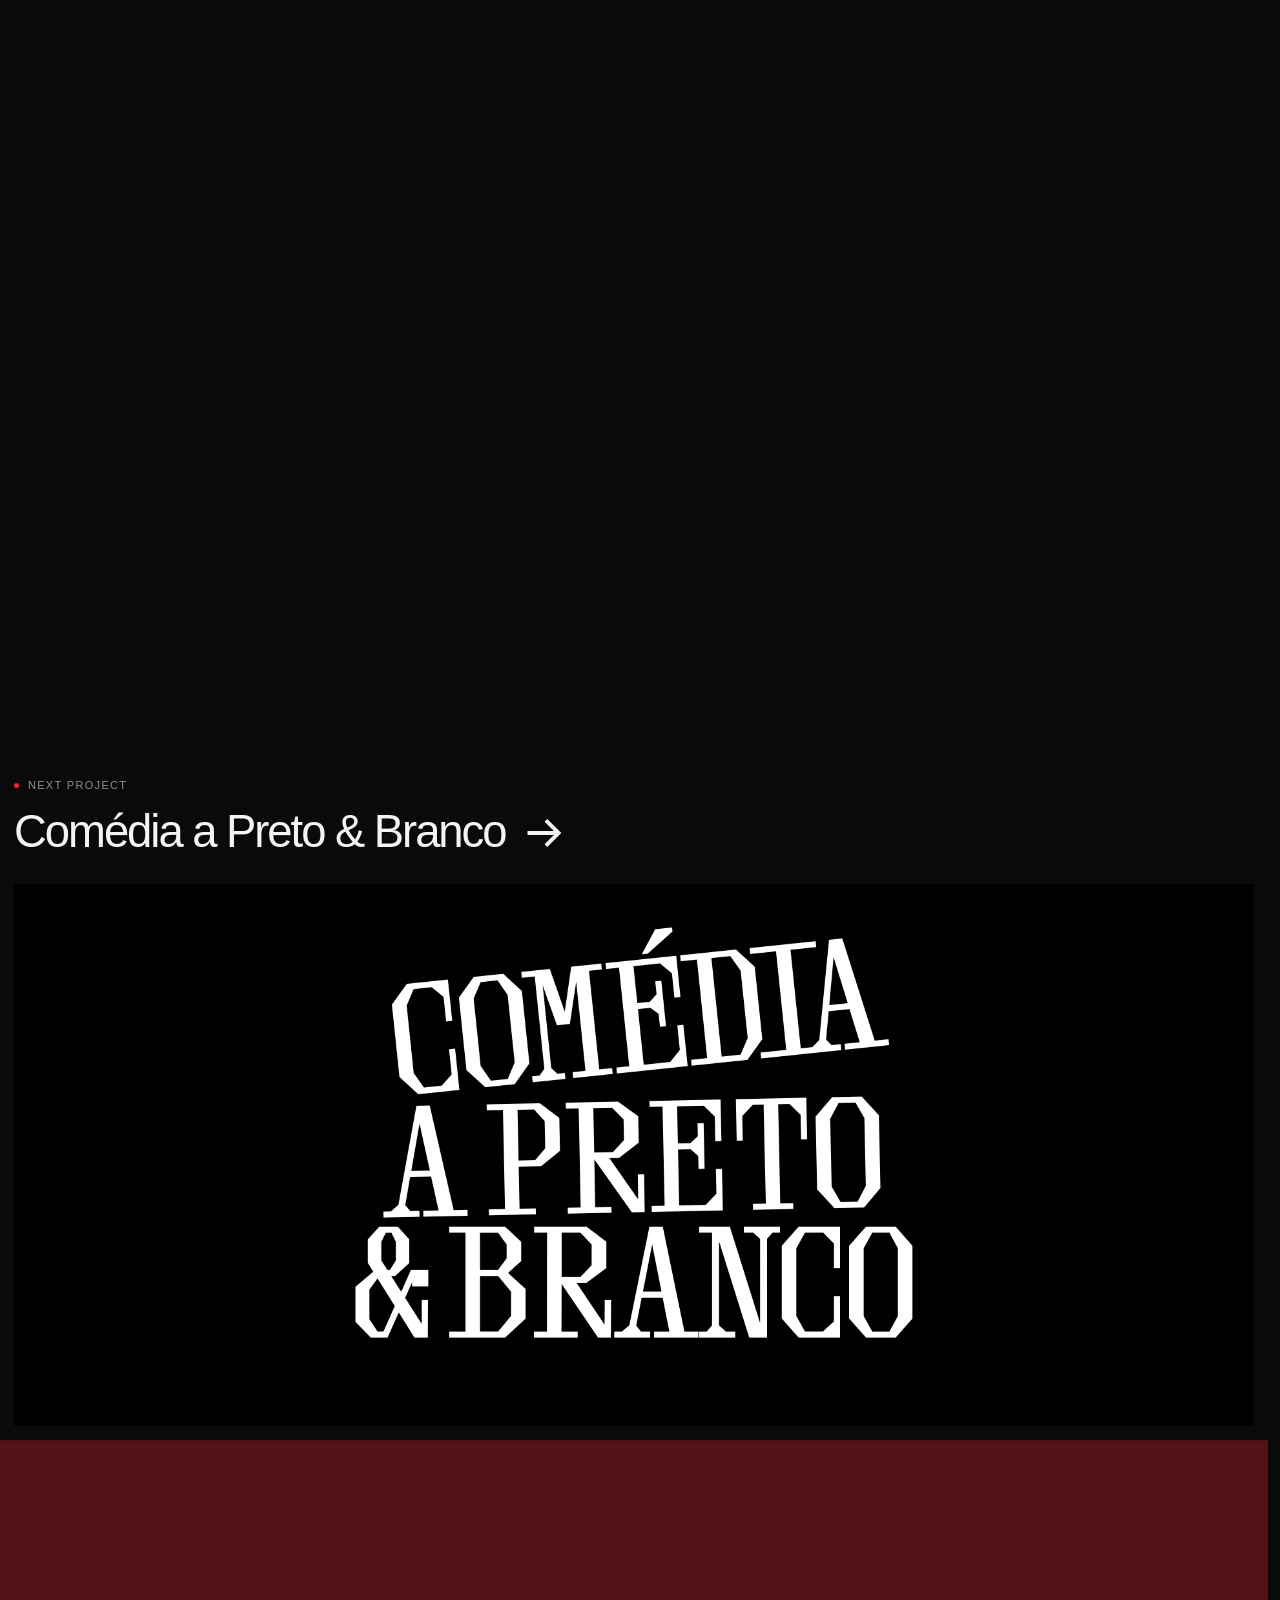
<file: projeto-solnovo.html>
<!DOCTYPE html>
<html lang="en">
<head>
  <meta charset="UTF-8" />
  <meta name="viewport" content="width=device-width, initial-scale=1.0" />
  <link rel="icon" type="image/png" href="assets/favicon.png?v=42" />
  <link rel="apple-touch-icon" href="assets/home-visual-square.png?v=42" />
  <title>Solnovo — MEAN AGENCY</title>
  <meta name="description" content="Visual identity and motion for Solnovo, a travel agency that crafts personalized trips." />
  <!-- Corre antes da folha de estilos: marca que há JavaScript, aplica a língua guardada e,
       se o logo animado for aparecer (1.ª abertura ou mudança de página), começa já a descarregá-lo. -->
  <script>(function(d){d.classList.add('js');setTimeout(function(){if(!window.__mean)d.classList.remove('js')},3500);window.__meanShow=true;try{if(localStorage.getItem('mean_lang')==='pt'){d.lang='pt';d.classList.add('i18n-wait');setTimeout(function(){d.classList.remove('i18n-wait')},1500)}var s=sessionStorage;if(s.getItem('mean_fast')){s.removeItem('mean_fast');d.classList.add('is-open','is-fast')}var n=s.getItem('mean_nav');s.removeItem('mean_nav');window.__meanShow=!s.getItem('mean_intro_seen')||!!n;if(!window.__meanShow)d.classList.add('is-bare');if(window.__meanShow&&window.fetch){var p=fetch('assets/intro-logo.webp?v=42',{priority:'high'}).then(function(r){if(!r.ok)throw 0;return r.blob()});p.catch(function(){});window.__meanIntro=p}}catch(e){}})(document.documentElement)</script>
  <link rel="stylesheet" href="style.css?v=221" />
</head>
<body class="page-projeto">

  <!-- LOGO ANIMADO: na 1.ª abertura do site e a cada mudança de página (num recarregamento não aparece) -->
  <div class="preloader" id="preloader" data-duration="1440" data-anim="assets/intro-logo.webp?v=42" data-still="assets/intro-logo.png?v=42"></div>
  <script>(function(){var p=document.getElementById('preloader');if(p&&window.__meanShow===false)p.parentNode.removeChild(p)})()</script>

  <!-- NAV: igual em todas as páginas. Tudo em texto, do mesmo tamanho. Fica sempre em inglês (data-i18n-skip). -->
  <header class="nav nav-over" data-i18n-skip>
    <div class="nav-left-group">
      <a href="index.html" class="nav-logo-link" aria-label="Home"><img class="nav-logo" src="assets/logo-mean-white.png?v=113" alt="MEAN" /></a>
      <nav class="nav-links">
        <a href="index.html">Home</a>
        <a href="work.html" aria-current="page">Work</a>
        <a href="about.html">About</a>
      </nav>
    </div>
    <div class="nav-right-group">
      <a href="#talk" data-talk class="nav-cta">Talk with us</a>
      <button class="nav-lang" type="button" data-lang-switch aria-label="Mudar para português">PT</button>
      <button class="nav-toggle" aria-label="Menu" aria-expanded="false">
        <span></span><span></span><span></span>
      </button>
    </div>
  </header>

  <!-- PROJETO: Solnovo. Página feita a partir do modelo (projeto.html); como se monta um projeto: PLANEAMENTO.md.
       Texto, imagens e vídeos: marco-da-silva.com/project-sol-novo, guardados em Projetos/03-solnovo/ tal como lá estão.
       Os ficheiros estão numerados pela ordem em que aparecem na página. -->
  <main class="m-pj">

    <!-- 1. ABERTURA: barra do projeto, frase, ficha técnica e capa -->
    <section class="m-pj-intro">
      <div class="m-pj-bar" data-reveal>
        <a class="m-pj-back" href="work.html"><span class="m-arrow m-arrow--back" aria-hidden="true">←</span> Work</a>
        <p class="m-pj-name">Solnovo</p>
      </div>
      <span class="m-rule" data-line></span>
      <div class="m-pj-top">
        <h1 class="m-pj-statement" data-blur>Solnovo is a travel agency dedicated to crafting personalized trips while securing the best discounts for its clients.</h1>
        <dl class="m-pj-meta" data-stagger="70">
          <div data-reveal><dt>Client</dt><dd>Solnovo</dd></div>
          <!-- Ano: escondido por agora, como nos outros projetos. Para voltar a mostrar, tira este comentário:
          <div data-reveal><dt>Year</dt><dd>2024</dd></div> -->
          <div data-reveal><dt>Sector</dt><dd>Travel</dd></div>
          <div data-reveal><dt>Deliverables</dt><dd><span>Visual Identity</span><span>Motion</span></dd></div>
        </dl>
      </div>
      <div class="m-pj-cover-wrap">
        <div class="m-media m-pj-cover" data-media><img src="Projetos/03-solnovo/00-capa.jpg" alt="Solnovo street posters with a view of Florence" width="1500" height="844" decoding="async" /></div>
      </div>
    </section>

    <!-- 2. RESUMO: segunda frase -->
    <section class="m-pj-summary">
      <p class="m-pj-lead" data-split="rise">The visual identity is inspired by the idea of seeing the sun from a new corner of the world symbolizing fresh experiences and new perspectives.</p>
    </section>

    <!-- 3. DOIS VÍDEOS LADO A LADO, a toda a largura -->
    <div class="m-pj-pair">
      <div class="m-media r-45" data-media><video src="Projetos/03-solnovo/01.mp4" aria-label="Solnovo animation: city guide cards" width="1080" height="1350" muted loop playsinline preload="metadata"></video></div>
      <div class="m-media r-45" data-media><video src="Projetos/03-solnovo/02.mp4" aria-label="Solnovo logo over aerial footage of a rocky cove" width="1080" height="1350" muted loop playsinline preload="metadata"></video></div>
    </div>

    <!-- 4. CAPÍTULO: texto preso à esquerda; à direita, a imagem do caderno e os vídeos (o título é a lista de entregáveis; vem sozinho) -->
    <section class="m-pj-chapter">
      <div class="m-pj-text">
        <h2 class="m-label" data-reveal>Visual Identity, Motion</h2>
        <p class="m-body" data-reveal>Each continent is represented by a unique color, reflecting the diversity of destinations Solnovo offers.</p>
        <p class="m-body" data-reveal>The identity combines warmth and vibrancy to communicate trust, adventure, and a tailored approach to travel planning.</p>
      </div>
      <div class="m-pj-stack">
        <div><div class="m-media r-169" data-media><img src="Projetos/03-solnovo/03.jpg" alt="Solnovo notebook and city-name stickers" width="1500" height="844" loading="lazy" decoding="async" /></div></div>
        <div class="is-narrow"><div class="m-media r-45" data-media><video src="Projetos/03-solnovo/04.mp4" aria-label="Solnovo logo over aerial footage of green cliffs" width="1080" height="1350" muted loop playsinline preload="metadata"></video></div></div>
        <div class="is-small"><div class="m-media r-45" data-media><video src="Projetos/03-solnovo/05.mp4" aria-label="Solnovo animation: city names on colour" width="1080" height="1350" muted loop playsinline preload="metadata"></video></div></div>
        <div class="is-narrow"><div class="m-media r-45" data-media><video src="Projetos/03-solnovo/06.mp4" aria-label="Solnovo animation: travel photos" width="1080" height="1350" muted loop playsinline preload="metadata"></video></div></div>
      </div>
    </section>

    <!-- 5. DUAS IMAGENS LADO A LADO -->
    <div class="m-pj-pair">
      <div class="m-media r-45" data-media><img src="Projetos/03-solnovo/07.jpg" alt="Solnovo business cards" width="959" height="1200" loading="lazy" decoding="async" /></div>
      <div class="m-media r-45" data-media><img src="Projetos/03-solnovo/08.jpg" alt="Solnovo logo on dark green" width="959" height="1200" loading="lazy" decoding="async" /></div>
    </div>

    <!-- 6. PROJETO SEGUINTE -->
    <a class="m-pj-next" href="projeto-comedia-a-preto-e-branco.html" data-cursor="View">
      <span class="m-pj-next-head">
        <span class="m-label" data-reveal>Next project</span>
        <span class="m-pj-next-name" data-reveal>Comédia a Preto &amp; Branco <span class="m-arrow" aria-hidden="true">→</span></span>
      </span>
      <span class="m-pj-next-media"><span class="m-media" data-media><img src="Projetos/04-comedia-a-preto-e-branco/00-capa.gif" alt="Comédia a Preto &amp; Branco animated logo" width="1920" height="1080" loading="lazy" decoding="async" /></span></span>
    </a>

  </main>

  <!-- FOOTER: igual em todas as páginas. Proporções de esrbespoke.au, identidade MEAN. -->
  <footer class="m-foot">
    <div class="m-foot-in">
      <div class="m-foot-top">
        <a class="m-foot-name" href="index.html">MEAN Agency</a>
        <p class="m-foot-desc"><span>Creative agency.</span><span>Porto, Portugal.</span><span>2026 © MEAN Agency.</span><span>All rights reserved.</span></p>
        <nav class="m-foot-nav" aria-label="Footer">
          <a href="index.html">Home</a>
          <a href="work.html" aria-current="page">Work</a>
          <a href="about.html">About</a>
          <a href="#talk" data-talk>Talk with us</a>
        </nav>
      </div>
      <div class="m-foot-logo"><img src="assets/logo-mean-red-tight.png?v=125" alt="MEAN" width="1075" height="269" loading="lazy" /></div>
      <div class="m-foot-bottom">
        <a class="m-foot-social" href="https://instagram.com/mean_agency" target="_blank" rel="noopener">@mean_agency</a>
        <a class="m-foot-link" href="https://www.linkedin.com/company/we-are-mean" target="_blank" rel="noopener">LinkedIn</a>
        <div class="m-foot-blocks">
          <div class="m-foot-block">
            <h3>Contact</h3>
            <p><a href="mailto:mean.geral@gmail.com">mean.geral@gmail.com</a></p>
          </div>
          <div class="m-foot-block">
            <h3>Studio</h3>
            <p><span>Porto, Portugal</span></p>
          </div>
          <div class="m-foot-block">
            <h3>Services</h3>
            <p><span>Branding</span><span>Web</span><span>Social Media</span><span>Video, Motion &amp; Photography</span><span>Strategy</span></p>
          </div>
        </div>
      </div>
    </div>
  </footer>

  <script src="i18n.js?v=221"></script>
  <script src="main.js?v=221"></script>
  <script src="motion.js?v=221"></script>
</body>
</html>
</file>
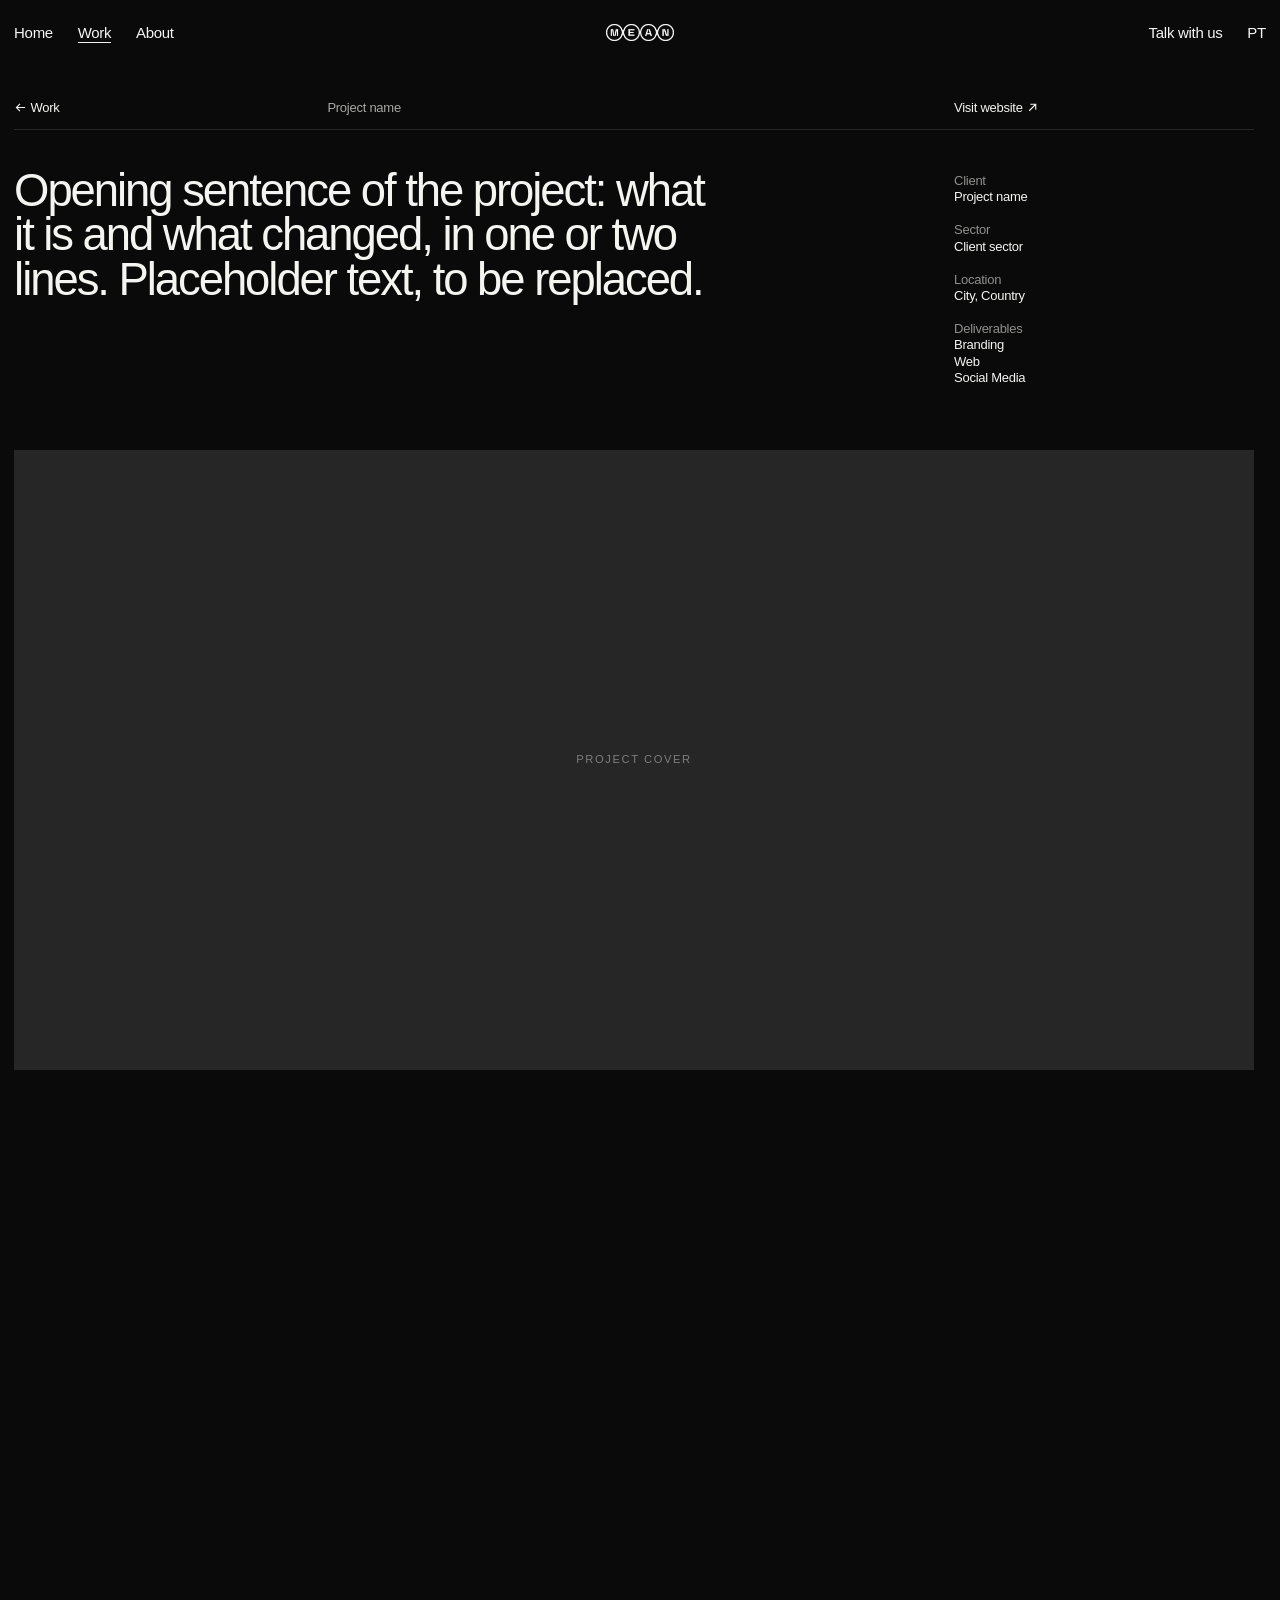
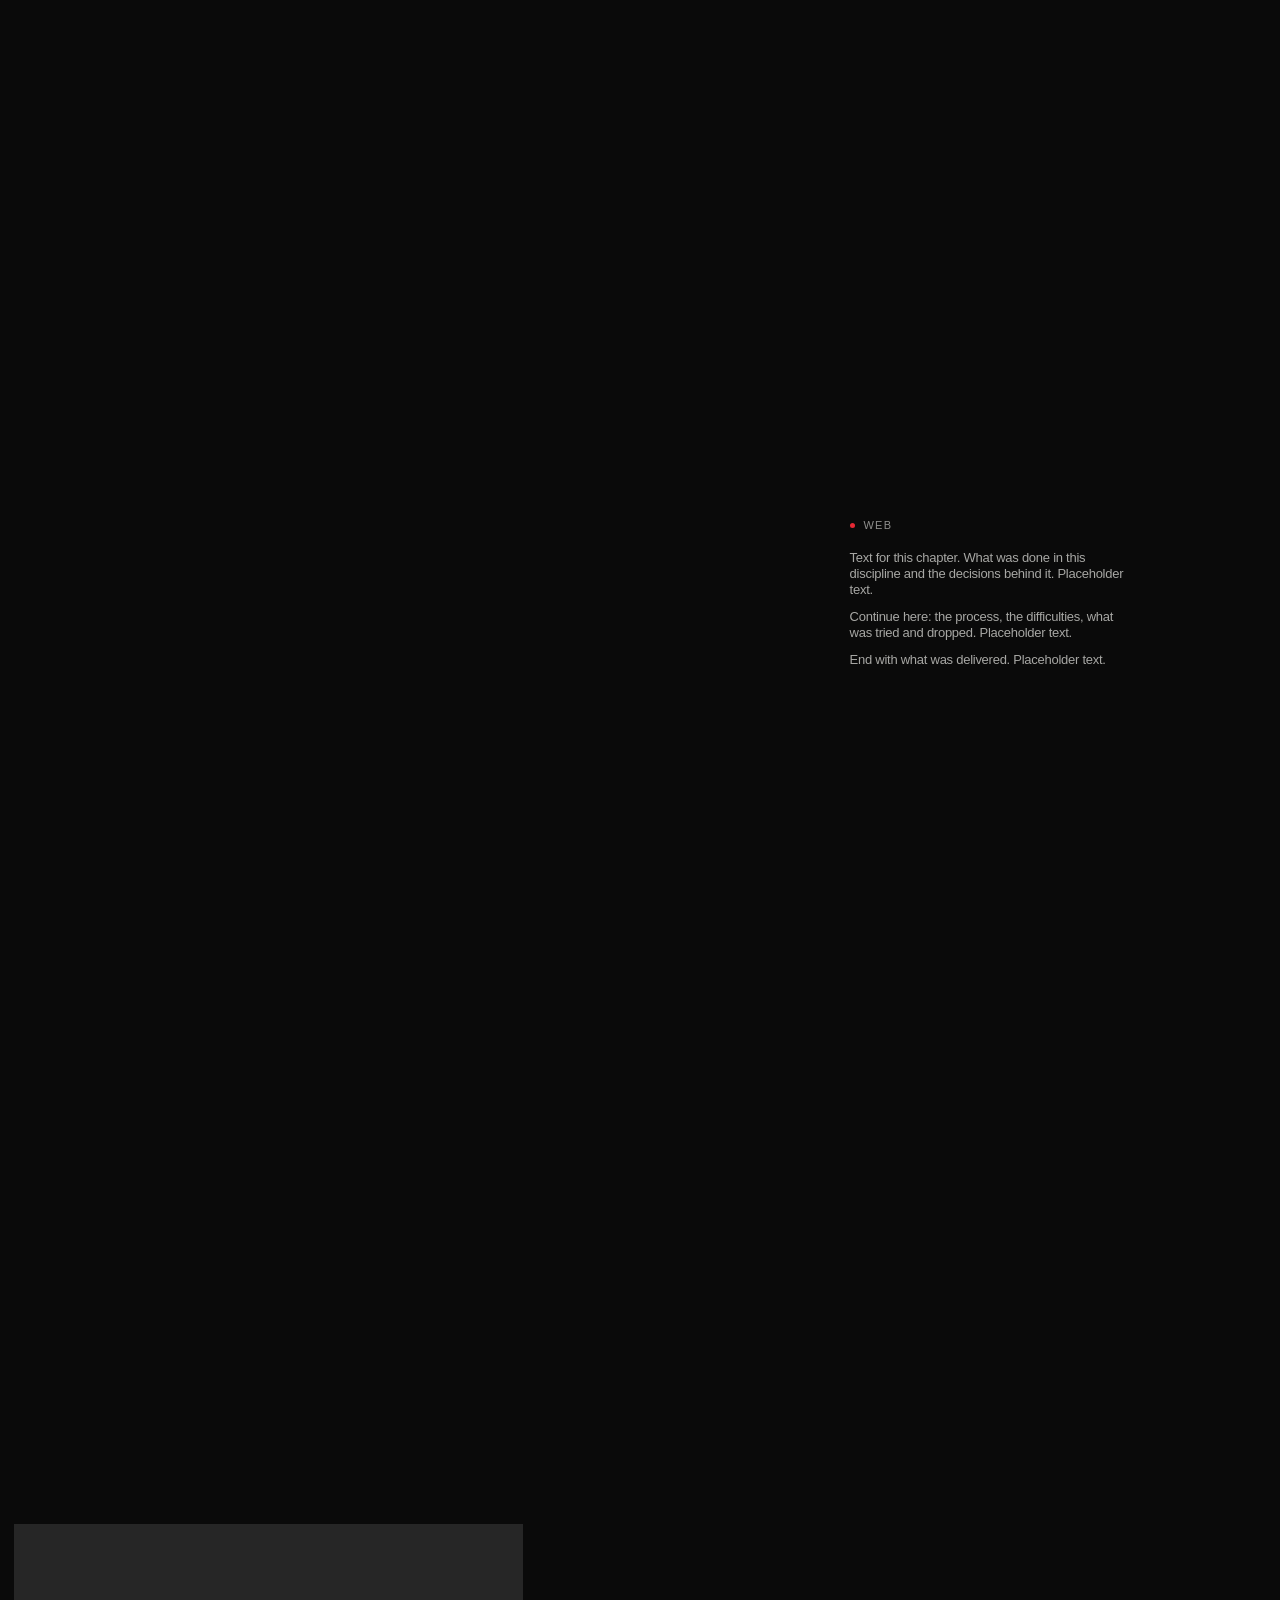
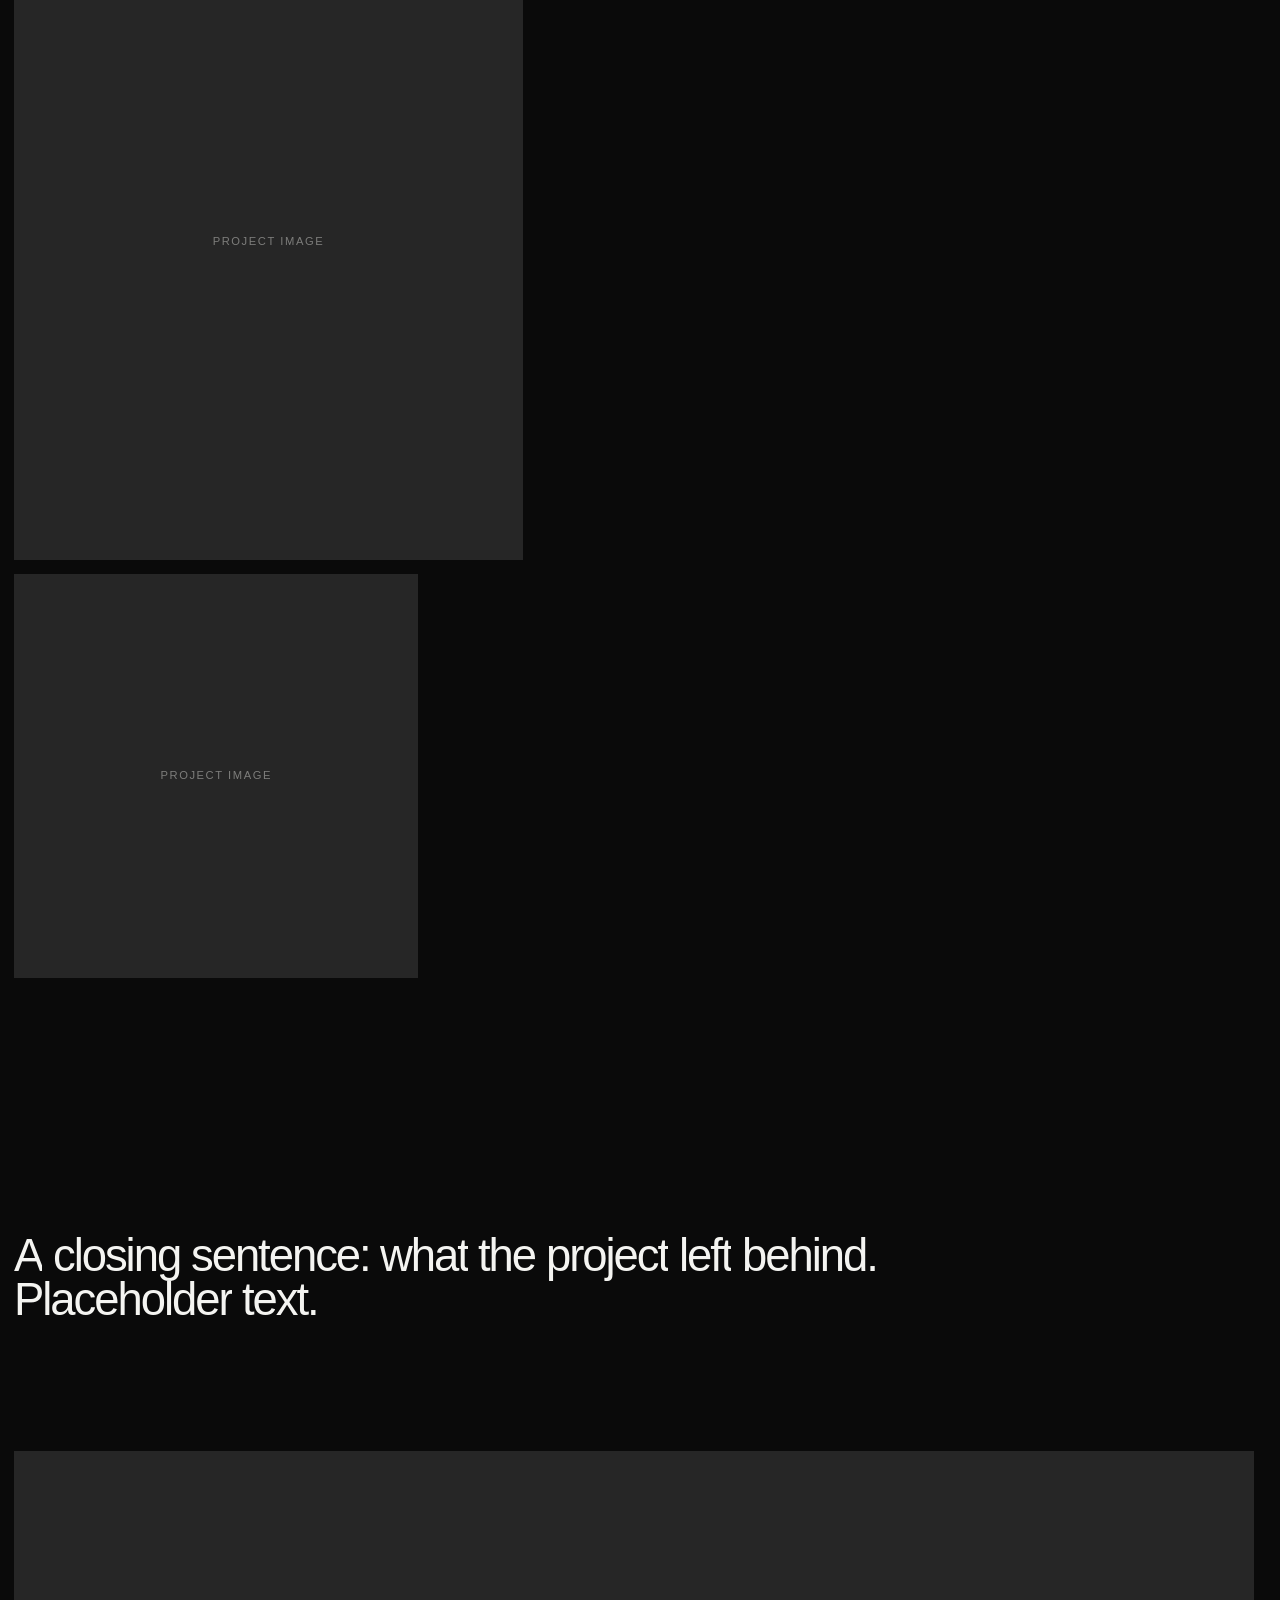
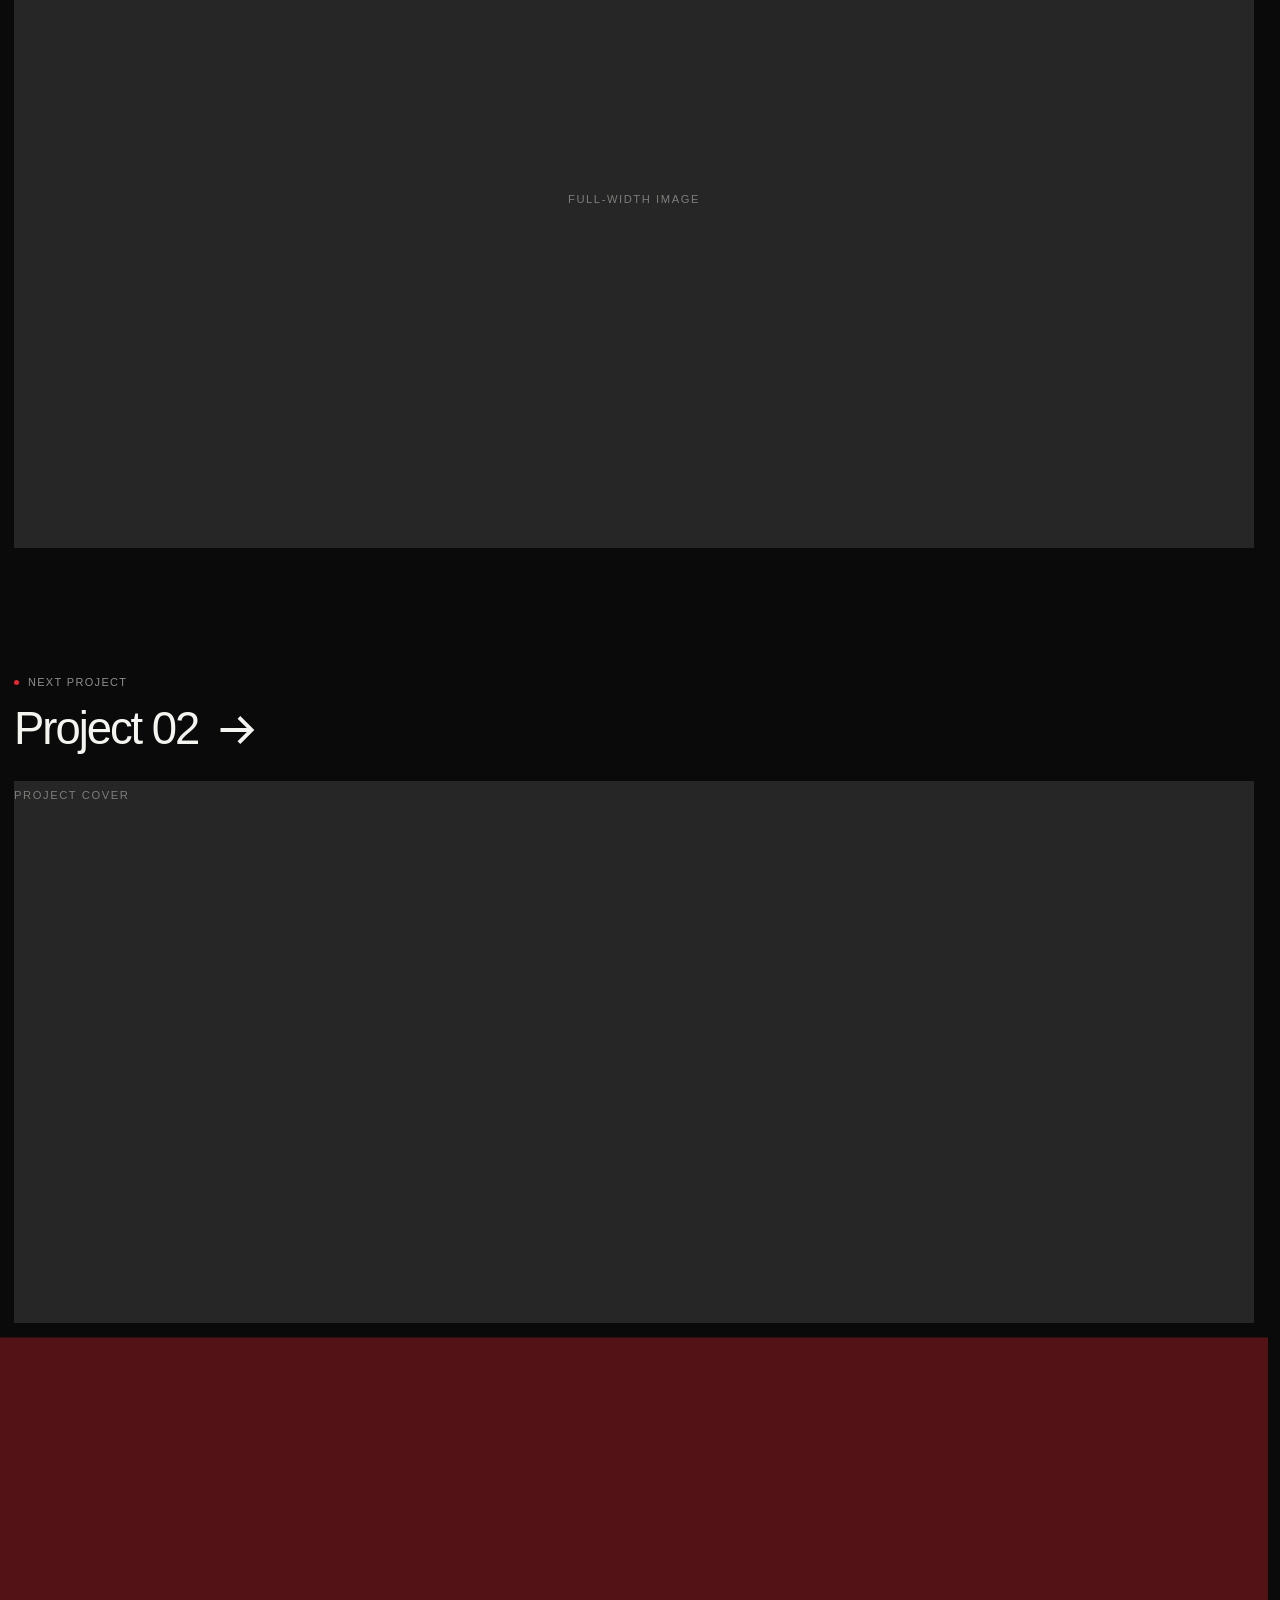
<file: projeto.html>
<!DOCTYPE html>
<html lang="en">
<head>
  <meta charset="UTF-8" />
  <meta name="viewport" content="width=device-width, initial-scale=1.0" />
  <link rel="icon" type="image/png" href="assets/favicon.png?v=42" />
  <link rel="apple-touch-icon" href="assets/home-visual-square.png?v=42" />
  <title>Project — MEAN AGENCY</title>
  <meta name="description" content="A MEAN project: what it was, what we did and what came out of it." />
  <!-- Corre antes da folha de estilos: marca que há JavaScript, aplica a língua guardada e,
       se o logo animado for aparecer (1.ª abertura ou mudança de página), começa já a descarregá-lo. -->
  <script>(function(d){d.classList.add('js');setTimeout(function(){if(!window.__mean)d.classList.remove('js')},3500);window.__meanShow=true;try{if(localStorage.getItem('mean_lang')==='pt'){d.lang='pt';d.classList.add('i18n-wait');setTimeout(function(){d.classList.remove('i18n-wait')},1500)}var s=sessionStorage;if(s.getItem('mean_fast')){s.removeItem('mean_fast');d.classList.add('is-open','is-fast')}var n=s.getItem('mean_nav');s.removeItem('mean_nav');window.__meanShow=!s.getItem('mean_intro_seen')||!!n;if(!window.__meanShow)d.classList.add('is-bare');if(window.__meanShow&&window.fetch){var p=fetch('assets/intro-logo.webp?v=42',{priority:'high'}).then(function(r){if(!r.ok)throw 0;return r.blob()});p.catch(function(){});window.__meanIntro=p}}catch(e){}})(document.documentElement)</script>
  <link rel="stylesheet" href="style.css?v=221" />
</head>
<body class="page-projeto">

  <!-- LOGO ANIMADO: na 1.ª abertura do site e a cada mudança de página (num recarregamento não aparece) -->
  <div class="preloader" id="preloader" data-duration="1440" data-anim="assets/intro-logo.webp?v=42" data-still="assets/intro-logo.png?v=42"></div>
  <script>(function(){var p=document.getElementById('preloader');if(p&&window.__meanShow===false)p.parentNode.removeChild(p)})()</script>

  <!-- NAV: igual em todas as páginas. Tudo em texto, do mesmo tamanho. Fica sempre em inglês (data-i18n-skip). -->
  <header class="nav nav-over" data-i18n-skip>
    <div class="nav-left-group">
      <a href="index.html" class="nav-logo-link" aria-label="Home"><img class="nav-logo" src="assets/logo-mean-white.png?v=113" alt="MEAN" /></a>
      <nav class="nav-links">
        <a href="index.html">Home</a>
        <a href="work.html" aria-current="page">Work</a>
        <a href="about.html">About</a>
      </nav>
    </div>
    <div class="nav-right-group">
      <a href="#talk" data-talk class="nav-cta">Talk with us</a>
      <button class="nav-lang" type="button" data-lang-switch aria-label="Mudar para português">PT</button>
      <button class="nav-toggle" aria-label="Menu" aria-expanded="false">
        <span></span><span></span><span></span>
      </button>
    </div>
  </header>

  <!-- PROJETO — conteúdos e ordem em PLANEAMENTO.md. Tudo provisório: textos e imagens por preencher. -->
  <main class="m-pj">

    <!-- 1. ABERTURA: barra do projeto, frase, ficha técnica e capa -->
    <section class="m-pj-intro">
      <div class="m-pj-bar" data-reveal>
        <a class="m-pj-back" href="work.html"><span class="m-arrow m-arrow--back" aria-hidden="true">←</span> Work</a>
        <p class="m-pj-name">Project name</p>
        <a class="m-pj-site" href="#" target="_blank" rel="noopener">Visit website <span class="m-arrow m-arrow--ext" aria-hidden="true">↗</span></a>
      </div>
      <span class="m-rule" data-line></span>
      <div class="m-pj-top">
        <h1 class="m-pj-statement" data-blur>Opening sentence of the project: what it is and what changed, in one or two lines. Placeholder text, to be replaced.</h1>
        <dl class="m-pj-meta" data-stagger="70">
          <div data-reveal><dt>Client</dt><dd>Project name</dd></div>
          <!-- Ano: escondido por agora. Para voltar a mostrar, tira este comentário (e junta a mesma linha às páginas de projeto):
          <div data-reveal><dt>Year</dt><dd>2026</dd></div> -->
          <div data-reveal><dt>Sector</dt><dd>Client sector</dd></div>
          <div data-reveal><dt>Location</dt><dd>City, Country</dd></div>
          <div data-reveal><dt>Deliverables</dt><dd><span>Branding</span><span>Web</span><span>Social Media</span></dd></div>
        </dl>
      </div>
      <div class="m-pj-cover-wrap">
        <div class="m-media m-media--ph m-pj-cover" data-media><span>Project cover</span></div>
      </div>
    </section>

    <!-- 2. RESUMO: segunda frase + texto em duas colunas -->
    <section class="m-pj-summary">
      <p class="m-pj-lead" data-split="rise">Second sentence: the context, or the result in numbers. Placeholder text.</p>
      <div class="m-pj-cols" data-reveal>
        <p>First paragraph of the summary. Who the client is, what they asked for and why it mattered. Placeholder text.</p>
        <p>Second paragraph of the summary. What MEAN did and what came out of it. Placeholder text.</p>
      </div>
    </section>

    <!-- 3. IMAGEM A TODA A LARGURA (entre as margens da página) -->
    <div class="m-pj-full">
      <div class="m-media m-media--ph" data-media><span>Full-width image</span></div>
    </div>

    <!-- 4. CAPÍTULO 1: texto preso à esquerda, imagens à direita -->
    <section class="m-pj-chapter">
      <div class="m-pj-text">
        <h2 class="m-label" data-reveal>Branding</h2>
        <p class="m-body" data-reveal>Text for this chapter. What was done in this discipline and the decisions behind it. Placeholder text.</p>
        <p class="m-body" data-reveal>Continue here: the process, the difficulties, what was tried and dropped. Placeholder text.</p>
        <p class="m-body" data-reveal>End with what was delivered. Placeholder text.</p>
      </div>
      <div class="m-pj-stack">
        <div><div class="m-media m-media--ph r-169" data-media><span>Project image</span></div></div>
        <div><div class="m-media m-media--ph r-169" data-media><span>Project image</span></div></div>
        <div class="is-narrow"><div class="m-media m-media--ph r-45" data-media><span>Project image</span></div></div>
        <div class="is-narrow"><div class="m-media m-media--ph r-32" data-media><span>Project image</span></div></div>
      </div>
    </section>

    <!-- 5. FRASE A TODA A LARGURA -->
    <section class="m-pj-quote">
      <p class="m-pj-phrase" data-split="rise">A sentence that sums up the idea behind the project. Placeholder text.</p>
    </section>

    <!-- 6. IMAGEM A TODA A LARGURA (entre as margens da página) -->
    <div class="m-pj-full">
      <div class="m-media m-media--ph" data-media><span>Full-width image</span></div>
    </div>

    <!-- 7. CAPÍTULO 2: espelhado, imagens à esquerda e texto preso à direita -->
    <section class="m-pj-chapter m-pj-chapter--flip">
      <div class="m-pj-text">
        <h2 class="m-label" data-reveal>Web</h2>
        <p class="m-body" data-reveal>Text for this chapter. What was done in this discipline and the decisions behind it. Placeholder text.</p>
        <p class="m-body" data-reveal>Continue here: the process, the difficulties, what was tried and dropped. Placeholder text.</p>
        <p class="m-body" data-reveal>End with what was delivered. Placeholder text.</p>
      </div>
      <div class="m-pj-stack">
        <div><div class="m-media m-media--ph r-32" data-media><span>Project image</span></div></div>
        <div class="is-narrow"><div class="m-media m-media--ph r-11" data-media><span>Project image</span></div></div>
        <div class="is-narrow"><div class="m-media m-media--ph r-45" data-media><span>Project image</span></div></div>
        <div class="is-small"><div class="m-media m-media--ph r-11" data-media><span>Project image</span></div></div>
      </div>
    </section>

    <!-- 8. FRASE DE FECHO + IMAGEM A TODA A LARGURA (entre as margens da página) -->
    <section class="m-pj-quote">
      <p class="m-pj-phrase" data-split="rise">A closing sentence: what the project left behind. Placeholder text.</p>
    </section>
    <div class="m-pj-full">
      <div class="m-media m-media--ph" data-media><span>Full-width image</span></div>
    </div>

    <!-- 9. PROJETO SEGUINTE -->
    <a class="m-pj-next" href="projeto.html" data-cursor="View">
      <span class="m-pj-next-head">
        <span class="m-label" data-reveal>Next project</span>
        <span class="m-pj-next-name" data-reveal>Project 02 <span class="m-arrow" aria-hidden="true">→</span></span>
      </span>
      <span class="m-pj-next-media"><span class="m-media m-media--ph" data-media><span>Project cover</span></span></span>
    </a>

  </main>

  <!-- FOOTER: igual em todas as páginas. Proporções de esrbespoke.au, identidade MEAN. -->
  <footer class="m-foot">
    <div class="m-foot-in">
      <div class="m-foot-top">
        <a class="m-foot-name" href="index.html">MEAN Agency</a>
        <p class="m-foot-desc"><span>Creative agency.</span><span>Porto, Portugal.</span><span>2026 © MEAN Agency.</span><span>All rights reserved.</span></p>
        <nav class="m-foot-nav" aria-label="Footer">
          <a href="index.html">Home</a>
          <a href="work.html" aria-current="page">Work</a>
          <a href="about.html">About</a>
          <a href="#talk" data-talk>Talk with us</a>
        </nav>
      </div>
      <div class="m-foot-logo"><img src="assets/logo-mean-red-tight.png?v=125" alt="MEAN" width="1075" height="269" loading="lazy" /></div>
      <div class="m-foot-bottom">
        <a class="m-foot-social" href="https://instagram.com/mean_agency" target="_blank" rel="noopener">@mean_agency</a>
        <a class="m-foot-link" href="https://www.linkedin.com/company/we-are-mean" target="_blank" rel="noopener">LinkedIn</a>
        <div class="m-foot-blocks">
          <div class="m-foot-block">
            <h3>Contact</h3>
            <p><a href="mailto:mean.geral@gmail.com">mean.geral@gmail.com</a></p>
          </div>
          <div class="m-foot-block">
            <h3>Studio</h3>
            <p><span>Porto, Portugal</span></p>
          </div>
          <div class="m-foot-block">
            <h3>Services</h3>
            <p><span>Branding</span><span>Web</span><span>Social Media</span><span>Video, Motion &amp; Photography</span><span>Strategy</span></p>
          </div>
        </div>
      </div>
    </div>
  </footer>

  <script src="i18n.js?v=221"></script>
  <script src="main.js?v=221"></script>
  <script src="motion.js?v=221"></script>
</body>
</html>
</file>
<file: style.css>
/* ── Reset & base ── */
*, *::before, *::after { box-sizing: border-box; margin: 0; padding: 0; }

/* ── Cursor personalizado: base. A forma final (circunferência + ponto) está mais abaixo, em "Cursor:" ── */
@media (pointer: fine) {
  * { cursor: none !important; }
}
.cursor-dot {
  position: fixed;
  top: 0; left: 0;
  width: 22px; height: 22px;
  border-radius: 50%;
  /* efeito "negativo": branco + difference inverte a cor do que está por baixo */
  background: #fff;
  mix-blend-mode: difference;
  transform: translate(-50%, -50%);
  pointer-events: none;
  z-index: 99999;
  opacity: 1;
  transition: opacity .2s ease;
}
.cursor-dot.hidden { opacity: 0; }

/* ── Separador / preloader de entrada ── */
.preloader {
  position: fixed;
  inset: 0;
  background: var(--bordo);
  display: flex;
  align-items: center;
  justify-content: center;
  z-index: 100000;
  opacity: 1;
  transition: opacity .45s ease;
}
.preloader.done { opacity: 0; pointer-events: none; }
.preloader-video {
  width: min(46vw, 420px); /* pequeno e centrado */
  height: auto;
  display: block;
}

:root {
  /* MEAN AGENCY brand colours — dark theme site-wide (near-black / off-white) */
  --brand-white: #f4f4f1;
  --brand-black: #111111;

  --bg:       #0a0a0a;
  --bg-alt:   #161616;
  --surface:  #1a1a1a;
  --border:   #2c2c2c;
  --text:     #f4f4f1;
  --muted:    #8f8f8d;
  --accent:   #E62834;   /* vermelho do favicon */
  --bordo:    #531316;   /* fundo bordô do favicon */
  --radius:   12px;
  --nav-h:    64px;
  --font: "Neue Haas Grotesk Display Pro", "Neue Haas Grotesk Text Pro", "NeueHaasGrotesk", "Neue Haas Grotesk", "Helvetica Neue", Helvetica, Arial, sans-serif;
  --font-display: "Neue Haas Grotesk Display Pro", "Neue Haas Grotesk Text Pro", "NeueHaasGrotesk", "Neue Haas Grotesk", "Helvetica Neue", Helvetica, Arial, sans-serif;
  --ease: cubic-bezier(.4,0,.2,1);
}

html { scroll-behavior: auto; font-size: 16px; scrollbar-gutter: stable; }   /* auto: o Lenis trata da suavidade (evita conflito) */

/* ── Barra de scroll da página com a cor da marca (tipo alltrue.co): vermelho sobre o fundo escuro ── */
html::-webkit-scrollbar { width: 12px; }
html::-webkit-scrollbar-track { background: var(--bg); }
html::-webkit-scrollbar-thumb { background: var(--accent); border-radius: 100px; }
/* Firefox (não suporta ::-webkit-scrollbar) */
@supports not selector(::-webkit-scrollbar) {
  html { scrollbar-color: var(--accent) var(--bg); scrollbar-width: thin; }
}

body {
  font-family: var(--font);
  font-weight: 500; /* Neue Haas Grotesk Medium */
  background: var(--bg);
  color: var(--text);
  line-height: 1.6;
  overflow-x: hidden;
  -webkit-font-smoothing: antialiased;
}

a { color: inherit; text-decoration: none; }
img, svg { display: block; }

/* ── Typography ── */
h1, h2, h3 { font-family: var(--font-display); line-height: 1.15; font-weight: 700; letter-spacing: -0.02em; }
h1 { font-size: clamp(2.8rem, 7vw, 5.5rem); }
h2 { font-size: clamp(1.8rem, 4vw, 2.8rem); }
h3 { font-size: 1.1rem; }

/* ── Nav (pixelmatters-style: logo + inline links left, CTA + burger right) ── */
.nav {
  position: fixed; top: 0; left: 0; right: 0; z-index: 100;
  height: var(--nav-h);
  display: flex; align-items: center; justify-content: space-between;
  gap: 1.5rem;
  padding: 0 30px;
  background: var(--bg);
  border-bottom: 1px solid transparent;
  transition: border-color .3s var(--ease), background .3s var(--ease);
}
.nav.scrolled {
  border-color: transparent;
  background: rgba(10, 10, 10, .82);
  backdrop-filter: blur(8px);
  -webkit-backdrop-filter: blur(8px);
}

/* Transparent header over the fullscreen home hero / video */
.nav-over {
  background: transparent;
  backdrop-filter: none;
  -webkit-backdrop-filter: none;
  border-bottom: none;
}

.nav-left-group { display: flex; align-items: center; gap: 2.5rem; min-width: 0; }
.nav-logo-link { display: block; line-height: 0; flex: none; }
.nav-logo { height: 24px; width: auto; display: block; }
/* branco por defeito (sobre fundo escuro); preto só quando a nav passa sobre a cortina clara do Work */
.nav.nav-on-light .nav-logo { filter: brightness(0); }

.nav-links {
  display: flex; align-items: center; gap: 1.75rem;
}
.nav-links a {
  font-size: .95rem; font-weight: 400; color: var(--text);
  letter-spacing: .01em;
}
.nav-links a:hover {
  text-decoration: underline;
  text-underline-offset: 3px;
  text-decoration-thickness: 1.5px;
}
/* Home: white nav names over the video/dark hero */
.nav-over .nav-links a { color: #fff; }

.nav-right-group { display: flex; align-items: center; gap: 1.25rem; flex: none; }

/* Hamburger */
.nav-toggle {
  display: none; flex-direction: column; gap: 5px;
  background: none; border: none; cursor: pointer; padding: 4px;
}
.nav-toggle span {
  display: block; width: 22px; height: 2px;
  background: var(--text); border-radius: 2px;
  transition: transform .3s var(--ease), opacity .3s;
}
.nav-toggle.open span:nth-child(1) { transform: translateY(7px) rotate(45deg); }
.nav-toggle.open span:nth-child(2) { opacity: 0; }
.nav-toggle.open span:nth-child(3) { transform: translateY(-7px) rotate(-45deg); }

/* ── Buttons ── */
.btn {
  display: inline-flex; align-items: center; justify-content: center;
  padding: .75rem 1.75rem; border-radius: 9999px;
  font-size: .9rem; font-weight: 600; cursor: pointer;
  border: none; transition: all .2s var(--ease);
  white-space: nowrap;
}
.btn-primary {
  background: var(--accent); color: var(--bg);
}
.btn-primary:hover { transform: translateY(-2px); }
.btn-ghost {
  background: transparent; color: var(--text);
  border: 1.5px solid var(--border);
}
.btn-ghost:hover { border-color: var(--text); transform: translateY(-2px); }
.btn-full { width: 100%; }

/* Nav CTA — compact pill, replaces plain "Contact" text link */
.nav-cta { padding: .55rem 1.35rem; font-size: .85rem; text-decoration: none; }
.nav-cta:hover { color: var(--bg); text-decoration: none; }

/* Feedback message */
.form-feedback {
  font-size: .875rem; text-align: center; min-height: 1.2rem;
}
.form-feedback.success { color: var(--accent); }

/* ── Footer ── */
.footer {
  padding: 2rem 30px 10px;
  text-align: left;
  font-size: .8rem; color: var(--muted);
}

/* ===== Home Intro — animação de entrada (inspirada em thebranchmedia.org) ===== */
.hi-hero {
  position: relative;
  width: 100vw; min-height: 100dvh;
  display: flex; align-items: center; justify-content: center;
  overflow: hidden;
  background: var(--bordo);   /* fundo bordô do favicon */
  padding: calc(var(--nav-h) + 2rem) clamp(1.25rem, 6vw, 4rem) 3rem;
  text-align: center;
}
/* Grelha de bolas reais — cada uma escala consoante a distância ao cursor.
   As posições e o tamanho são geridos pelo main.js. */
.hi-dots {
  position: absolute; top: 50%; left: 50%;
  transform: translate(-50%, -50%);
  width: min(1600px, 96vw); height: min(840px, 86vh);
  opacity: 0;
  transition: opacity 1.1s var(--ease);
  pointer-events: none; z-index: 0;
}
.hi-hero.is-in .hi-dots { opacity: 1; }
.hi-dot {
  position: absolute;
  /* Renderizada no tamanho MÁXIMO (150px) e reduzida com scale — reduzir mantém-se nítido
     (ampliar um elemento pequeno rasterizava e pixelizava). */
  width: 150px; height: 150px; border-radius: 50%;
  background: var(--accent);
  opacity: 1;
  /* --s: escala 0..1 (0.0667 ≈ 10px base, 1 = 150px junto ao cursor) */
  transform: translate(-50%, -50%) scale(var(--s, .0667));
  /* delay/lag suave ao reagir ao cursor */
  transition: transform .45s cubic-bezier(.22, 1, .36, 1), opacity .18s var(--ease);
  will-change: transform;
}

.hi-inner { position: relative; z-index: 2; max-width: 20ch; }
/* Logo central — posição absoluta no centro exato da hero (igual ao centro da grelha) */
.page-home .hi-inner {
  position: absolute; top: 50%; left: 50%;
  transform: translate(-50%, -50%);
  width: min(760px, 78vw); max-width: none;
}
/* véu bordô atrás do logo → as bolas nessa zona ficam com menos opacidade */
.page-home .hi-inner::before {
  content: "";
  position: absolute; inset: -100px -150px;
  z-index: -1;
  /* closest-side: a elipse acaba exatamente nas bordas da caixa, por isso chega a 0 antes
     de a caixa acabar (sem corte visível); várias paragens para uma queda suave, sem degraus */
  background: radial-gradient(closest-side,
    rgba(83, 19, 22, .82) 0%,
    rgba(83, 19, 22, .82) 35%,
    rgba(83, 19, 22, .6) 55%,
    rgba(83, 19, 22, .32) 72%,
    rgba(83, 19, 22, .12) 87%,
    rgba(83, 19, 22, 0) 100%);
  pointer-events: none;
}
.hi-logo-mask { display: block; overflow: hidden; }
.hi-logo { width: 100%; height: auto; display: block; }
/* Versão WebGL (main.js): bolas e logo desenhados juntos num canvas, para se poderem fundir.
   O logo em imagem continua na página (dá a posição, a animação de entrada e o texto alternativo), mas não se vê. */
.hi-canvas { position: absolute; inset: 0; z-index: 1; width: 100%; height: 100%; display: block; pointer-events: none; }
.hi-hero.hi-gl .hi-dots { visibility: hidden; }
.hi-hero.hi-gl .hi-logo, .hi-hero.hi-wait .hi-logo { opacity: 0; }
.hi-hero.hi-gl .hi-inner::before { display: none; }   /* sem véu: junto ao logo as bolas recolhem-se */

.hi-kicker {
  font-size: .8rem; letter-spacing: .28em; text-transform: uppercase;
  color: var(--accent); margin-bottom: 1.75rem;
  opacity: 0; transform: translateY(14px);
  transition: opacity .7s var(--ease) .15s, transform .7s var(--ease) .15s;
}
.hi-hero.is-in .hi-kicker { opacity: 1; transform: none; }

.hi-title {
  font-family: var(--font-display); font-weight: 800;
  letter-spacing: -.03em; line-height: .92;
  font-size: clamp(3rem, 12vw, 9rem);
  text-transform: uppercase;
}
/* Reveal por linha: máscara + slide-up */
.hi-line { display: block; overflow: hidden; padding-bottom: .04em; }
.hi-line-in {
  display: block;
  transform: translateY(110%);
  transition: transform .9s cubic-bezier(.16,1,.3,1);
}
.hi-hero.is-in .hi-line:nth-child(1) .hi-line-in { transition-delay: .25s; }
.hi-hero.is-in .hi-line:nth-child(2) .hi-line-in { transition-delay: .38s; }
.hi-hero.is-in .hi-line:nth-child(3) .hi-line-in { transition-delay: .51s; }
.hi-hero.is-in .hi-line-in { transform: translateY(0); }

.hi-sub {
  margin: 1.6rem auto 0; max-width: 42ch;
  font-size: clamp(1rem, 1.6vw, 1.25rem); color: #c9c9c6; line-height: 1.55;
  opacity: 0; transform: translateY(14px);
  transition: opacity .7s var(--ease) .7s, transform .7s var(--ease) .7s;
}
.hi-hero.is-in .hi-sub { opacity: 1; transform: none; }

.hi-cta {
  display: flex; gap: 1rem; justify-content: center; flex-wrap: wrap;
  margin-top: 2.25rem;
  opacity: 0; transform: translateY(14px);
  transition: opacity .7s var(--ease) .85s, transform .7s var(--ease) .85s;
}
.hi-hero.is-in .hi-cta { opacity: 1; transform: none; }

@media (prefers-reduced-motion: reduce) {
  .hi-dots, .hi-kicker, .hi-line-in, .hi-sub, .hi-cta { transition: none; }
  .hi-line-in { transform: none; }
  .hi-dots { opacity: .22; transform: none; }
  .hi-kicker, .hi-sub, .hi-cta { opacity: 1; transform: none; }
}

/* ── Home hero (pixelmatters-style: live headline + services list + work teaser) ── */
.home {
  width: 100vw; min-height: 100dvh;
  margin: 0; padding: calc(var(--nav-h) + clamp(2rem, 8vh, 5rem)) clamp(1.25rem, 6vw, 3rem) clamp(1.5rem, 6vh, 3rem);
  display: flex; flex-direction: column;
  background: #000000;
  position: relative;
  overflow: hidden;
}
.home-bg {
  position: absolute;
  inset: 0;
  width: 100%; height: 100%;
  object-fit: cover;
  display: block;
  z-index: 0;
}
/* escurecer por cima do vídeo p/ o texto branco contrastar */
.home::after {
  content: "";
  position: absolute;
  inset: 0;
  background: rgba(0, 0, 0, 0.55);
  z-index: 0;
}
.home-inner {
  position: relative; z-index: 2;
  flex: 1;
  display: flex; flex-direction: column; justify-content: space-between;
  gap: clamp(2.5rem, 10vh, 6rem);
}
.home-top { display: flex; justify-content: space-between; align-items: flex-start; gap: clamp(2rem, 6vw, 5rem); flex-wrap: wrap; }
.home-content { max-width: 46rem; }
.home-kicker { font-size: .8rem; letter-spacing: .28em; text-transform: uppercase; color: var(--accent); margin-bottom: 1.5rem; }
.home-title { font-size: clamp(2.4rem, 6vw, 4.8rem); font-weight: 600; letter-spacing: -.02em; line-height: 1.05; color: #fff; }
.home-sub { margin-top: 1.5rem; font-size: clamp(1rem, 1.6vw, 1.25rem); color: #c9c9c6; max-width: 38ch; line-height: 1.55; }
.home-services { list-style: none; display: flex; flex-direction: column; gap: .9rem; text-align: right; flex: none; }
.home-services li { font-size: 1.05rem; color: rgba(255,255,255,.65); letter-spacing: -.01em; }
.home-bottom { display: flex; align-items: flex-end; justify-content: space-between; flex-wrap: wrap; gap: 1.5rem; }
.home-teaser { display: flex; flex-direction: column; gap: .35rem; }
.home-teaser-eyebrow { font-size: .7rem; letter-spacing: .2em; text-transform: uppercase; color: rgba(255,255,255,.5); }
.home-teaser-link {
  font-size: 1.05rem; color: #fff; width: fit-content;
  border-bottom: 2px solid var(--accent); padding-bottom: .2em;
  transition: color .2s var(--ease);
}
.home-teaser:hover .home-teaser-link { color: var(--accent); }
@media (max-width: 768px) {
  .home-services { display: none; }
}

/* ── Work page ── */
.work {
  padding: calc(var(--nav-h) + 4rem) 30px 5rem;
  max-width: none; margin: 0;
}
.work-head { margin-bottom: 1.25rem; }
.work-title { font-family: var(--font-display); font-size: clamp(2.2rem, 5vw, 3.4rem); font-weight: 600; margin-bottom: .5rem; }
.work-sub { color: var(--muted); font-size: 1rem; }

/* Grid: 2 columns, near-full-bleed with ~10px gaps */
.w-grid {
  display: grid;
  grid-template-columns: repeat(2, 1fr);
  column-gap: 10px;
  row-gap: 10px;
}

.w-item { display: block; }

/* Rectangle 16:9 — supports <img> gifs natively */
.w-rect {
  position: relative;
  aspect-ratio: 16 / 9;
  overflow: hidden;
  border-radius: var(--radius);
  background: var(--surface);
}
.w-rect img {
  width: 100%; height: 100%;
  object-fit: cover;
}
/* Animated stroke on hover — draws from two opposite corners until the frame closes */
.w-rect::before,
.w-rect::after {
  content: '';
  position: absolute;
  width: 0; height: 0;
  opacity: 0;
  pointer-events: none;
  z-index: 2;
  transition: width .28s var(--ease), height .28s var(--ease), opacity .1s var(--ease);
}
.w-rect::before {
  top: 0; left: 0;
  border-top: 4px solid var(--stroke, var(--brand-black));
  border-left: 4px solid var(--stroke, var(--brand-black));
}
.w-rect::after {
  bottom: 0; right: 0;
  border-bottom: 4px solid var(--stroke, var(--brand-black));
  border-right: 4px solid var(--stroke, var(--brand-black));
}
/* overshoot a few px so the corners always fill solidly (clipped by overflow) */
.w-item:hover .w-rect::before,
.w-item:hover .w-rect::after {
  width: calc(100% + 4px); height: calc(100% + 4px);
  opacity: 1;
}

/* Right column: mirror the origin to the opposite corners (top-right + bottom-left) */
.w-grid .w-item:nth-child(even) .w-rect::before {
  left: auto; right: 0;
  border-left: 0;
  border-right: 4px solid var(--stroke, var(--brand-black));
}
.w-grid .w-item:nth-child(even) .w-rect::after {
  right: auto; left: 0;
  border-right: 0;
  border-left: 4px solid var(--stroke, var(--brand-black));
}

/* Caption: name left, category right */
.w-caption {
  display: flex; flex-direction: column; align-items: flex-start;
  gap: 2px;
  margin-top: 7px;
}
.w-name {
  font-family: var(--font);
  font-size: 1rem; font-weight: 400; color: var(--text);
  letter-spacing: -.01em;
}
.w-cat {
  font-size: .72rem; font-weight: 500;
  text-transform: uppercase; letter-spacing: .1em;
  color: var(--muted);
}

/* ===== Work — layout tipo pixelmatters ===== */
.page-work--grid { --ab-red: var(--accent); }
.work-lead {
  max-width: none; margin: 0;
  padding: calc(var(--nav-h) + clamp(3rem, 10vh, 6rem)) clamp(1.25rem, 4vw, 3rem) clamp(2rem, 6vh, 4rem);
}
.work-lead .ab-kicker {
  font-size: .8rem; letter-spacing: .28em; text-transform: uppercase;
  color: var(--ab-red); margin-bottom: 1.6rem;
}
.work-lead-title {
  font-weight: 600; letter-spacing: -.03em; line-height: 1.02;
  font-size: clamp(2.4rem, 7vw, 5.5rem); max-width: 18ch;
}
.work-lead-sub {
  margin-top: 1.6rem; max-width: 54ch;
  font-size: clamp(1.05rem, 1.6vw, 1.3rem); line-height: 1.5; color: #c9c9c6;
}
.work-list {
  max-width: 1500px; margin: 0 auto;
  padding: 0 clamp(1.25rem, 6vw, 6rem) clamp(3rem, 8vh, 6rem);
}
.work-list .w-grid { column-gap: clamp(12px, 2vw, 28px); row-gap: clamp(2rem, 4vh, 3.5rem); }
.work-list .w-item--feature { grid-column: 1 / -1; }
.work-list .w-item--feature .w-rect { aspect-ratio: 21 / 9; }
.work-list .w-name { font-size: clamp(1.1rem, 1.8vw, 1.5rem); font-weight: 600; margin-top: .3rem; }
.work-list .w-desc {
  font-size: .95rem; line-height: 1.5; color: #a7a7a4;
  margin-top: .4rem; max-width: 54ch;
}
.work-list .w-tags { list-style: none; display: flex; flex-wrap: wrap; gap: .4rem; margin-top: .8rem; }
.work-list .w-tags li {
  font-size: .72rem; color: #c9c9c6;
  border: 1px solid #333; border-radius: 100px; padding: .25rem .75rem;
}
@media (max-width: 760px) {
  .work-list .w-grid { grid-template-columns: 1fr; }
  .work-list .w-item--feature .w-rect { aspect-ratio: 16 / 9; }
}

/* Work — lista em linhas (tipo pixelmatters.com/work) */
.wk { max-width: none; margin: 0; padding: 0 0 clamp(3rem, 8vh, 6rem); }
.wk-list { border-bottom: 1px solid var(--border); }
.wk-row {
  display: grid; grid-template-columns: 170px minmax(0, 1fr) 170px minmax(0, 1fr) auto;
  align-items: center; gap: clamp(1.5rem, 3.5vw, 3rem);
  padding: clamp(1.75rem, 4vw, 3rem) clamp(1.25rem, 4vw, 3rem);
  border-top: 1px solid var(--border);
  transition: background .3s var(--ease);
}
.wk-row:hover { background: rgba(230, 40, 52, .06); }
.wk-logo img { height: 30px; width: auto; opacity: .9; transition: opacity .3s var(--ease); }
.wk-row:hover .wk-logo img { opacity: 1; }
.wk-desc { color: #a7a7a4; font-size: 1rem; line-height: 1.5; max-width: 48ch; }
/* miniatura — em todas as linhas, centrada na sua coluna; anima (arraste) só no hover */
.wk-thumb {
  width: 100%; max-width: 170px; aspect-ratio: 16 / 10;
  border-radius: var(--radius); background: var(--surface); overflow: hidden; justify-self: center;
  opacity: 0; transform: translateX(24px);
  transition: opacity .4s var(--ease), transform .4s var(--ease);
}
.wk-row:hover .wk-thumb { opacity: 1; transform: translateX(0); }
/* zona direita: encostada à margem direita; no hover as tags deslizam p/ esquerda e o "Ver projeto" ocupa o sítio delas */
.wk-right { position: relative; display: flex; align-items: center; justify-content: flex-end; min-height: 2.2rem; }
.wk-tags { display: flex; flex-direction: column; gap: .5rem; align-items: flex-end; transition: transform .4s var(--ease); }
.wk-row:hover .wk-tags { transform: translateX(-135px); }
.wk-tags span {
  font-size: .8rem; color: #f4f4f1; white-space: nowrap;
  border: 1px solid #333; border-radius: 100px; padding: .35rem 1rem;
  transition: border-color .3s var(--ease);
}
.wk-row:hover .wk-tags span { border-color: var(--accent); }
.wk-cs {
  position: absolute; right: 0; top: 50%;
  color: var(--accent); font-size: .95rem; white-space: nowrap;
  opacity: 0; transform: translate(16px, -50%);
  transition: opacity .4s var(--ease), transform .4s var(--ease);
}
.wk-row:hover .wk-cs { opacity: 1; transform: translate(0, -50%); }
@media (max-width: 900px) {
  .wk-row { grid-template-columns: 130px minmax(0, 1fr) auto; }
  .wk-thumb { display: none; }
}
@media (max-width: 640px) {
  .wk-row { grid-template-columns: 1fr; gap: 1rem; }
  .wk-right { justify-content: flex-start; }
  .wk-row:hover .wk-tags { transform: none; }
  .wk-cs { position: static; transform: none; opacity: 1; margin-top: .5rem; }
}

/* ── Projects (hairline row-list + category filters) ── */
.projects {
  padding: calc(var(--nav-h) + 4rem) clamp(1.25rem, 6vw, 6rem) 6rem;
}

.wl-filters {
  list-style: none; display: flex; flex-wrap: wrap; gap: .6rem;
  margin: 2rem 0 1rem;
}
.wl-filter {
  font-size: .8rem; letter-spacing: .04em; color: var(--muted);
  border: 1px solid var(--border); border-radius: 9999px;
  padding: .45rem 1.1rem; background: none; cursor: pointer;
  transition: color .2s var(--ease), border-color .2s var(--ease);
}
.wl-filter:hover { color: var(--text); border-color: var(--text); }
.wl-filter.active { color: var(--bg); background: var(--text); border-color: var(--text); }

.wl-list { list-style: none; margin-top: 1rem; }
.wl-row {
  position: relative;
  display: grid;
  grid-template-columns: 1fr auto auto;
  align-items: center; gap: clamp(1rem, 4vw, 3rem);
  padding: clamp(1.5rem, 4vh, 2.4rem) 0;
  border-top: 1px solid var(--border);
  transition: background .3s var(--ease);
}
.wl-list li:last-child .wl-row { border-bottom: 1px solid var(--border); }
.wl-row:hover { background: rgba(230, 40, 52, .05); }
.wl-name {
  font-family: var(--font-display);
  font-size: clamp(1.4rem, 3.4vw, 2.6rem); font-weight: 600;
  letter-spacing: -.02em; transition: color .25s var(--ease);
}
.wl-row:hover .wl-name { color: var(--accent); }
.wl-cat {
  font-size: .72rem; font-weight: 500; text-transform: uppercase;
  letter-spacing: .1em; color: var(--muted); white-space: nowrap;
}
.wl-thumb {
  position: absolute; top: 50%; right: clamp(1rem, 4vw, 3rem);
  transform: translateY(-50%) scale(.96);
  width: 220px; aspect-ratio: 16/9;
  overflow: hidden; border-radius: var(--radius); pointer-events: none;
  opacity: 0;
  transition: opacity .25s var(--ease), transform .25s var(--ease);
  z-index: 5;
}
.wl-thumb img { width: 100%; height: 100%; object-fit: cover; }
.wl-row:hover .wl-thumb { opacity: 1; transform: translateY(-50%) scale(1); }
.wl-arrow {
  flex: none; font-size: 1.3rem; color: var(--muted);
  transition: color .25s var(--ease), transform .25s var(--ease);
}
.wl-row:hover .wl-arrow { color: var(--accent); transform: translateX(4px); }
.wl-empty { color: var(--muted); padding: 3rem 0; }

@media (max-width: 640px) {
  .wl-row { grid-template-columns: 1fr auto; row-gap: .4rem; }
  .wl-thumb { display: none; }
}

/* ── Project page (text on top, full-screen horizontal gallery) ── */
.page-projeto { overflow-x: hidden; }
.projeto {
  margin-top: var(--nav-h);
  height: calc(100dvh - var(--nav-h));
  display: flex; flex-direction: column;
  padding: clamp(2rem, 5vh, 4rem) 30px 1rem;
  gap: 1.25rem;
}
/* text block — name on the left, description column on the right */
.projeto-head {
  flex: none;
  margin-bottom: clamp(2rem, 5vh, 4rem);
  display: flex; align-items: flex-start;
  gap: clamp(2rem, 7vw, 7rem);
}
.projeto-head-name { flex: 0 0 clamp(200px, 22vw, 320px); }
.projeto-name { font-family: var(--font-display); font-size: clamp(1.4rem, 2.4vw, 2rem); font-weight: 600; margin-bottom: .35rem; }
.projeto-cat {
  font-size: .75rem; font-weight: 500; text-transform: uppercase;
  letter-spacing: .1em; color: var(--muted);
}
.projeto-text {
  flex: 1; max-width: 760px;
  font-size: 1.05rem; line-height: 1.55; color: var(--text);
}
/* horizontal scroller fills the remaining height */
.projeto-scroll {
  flex: 1; min-height: 0;
  overflow-x: auto; overflow-y: hidden;
  scrollbar-width: none;
}
.projeto-scroll::-webkit-scrollbar { display: none; }
.projeto-imgs {
  display: flex; flex-direction: row; align-items: center;
  gap: 5px; height: 100%;
}
.projeto-imgs img {
  height: 100%; width: auto; flex: 0 0 auto;
  display: block; border-radius: var(--radius); background: var(--surface);
}
/* progress bar under the images */
.projeto-progress {
  flex: none;
  display: flex; align-items: center; gap: 14px;
}
.projeto-progress-track {
  flex: 1; height: 3px;
  background: var(--border);
}
.projeto-progress-bar {
  height: 100%; width: 0;
  background: var(--text);
}
.projeto-progress-pct {
  flex: none; min-width: 3.5ch; text-align: right;
  font-size: .8rem; color: var(--muted);
  font-variant-numeric: tabular-nums;
}

/* ── Reveal animation ── */
.reveal {
  opacity: 0; transform: translateY(24px);
  transition: opacity .6s var(--ease), transform .6s var(--ease);
}
.reveal.visible { opacity: 1; transform: none; }

/* ===== About page (dark, immersive) ===== */
.ab { --ab-red: var(--accent); padding: 0 clamp(1.25rem, 6vw, 6rem); }

.ab-hero {
  min-height: 90vh;
  display: flex; flex-direction: column; justify-content: center;
  padding-top: calc(var(--nav-h) + 2rem);
  max-width: 1300px; margin: 0 auto;
}
.ab-kicker {
  font-size: .8rem; letter-spacing: .28em; text-transform: uppercase;
  color: var(--ab-red); margin-bottom: 1.6rem;
}
.ab-statement {
  font-weight: 600; letter-spacing: -.025em; line-height: 1.04;
  font-size: clamp(2rem, 6vw, 5rem); max-width: 22ch;
}
.ab-statement .ab-em { color: var(--ab-red); display: block; margin-top: .35em; }
.ab-iconband {
  height: clamp(64px, 11vh, 128px);
  margin-top: clamp(2rem, 5vh, 4rem);
  background-image: url(assets/logo-mean-red.png?v=125);
  background-repeat: repeat-x;
  background-size: auto 52%;
  background-position: left center;
  opacity: .16;
}

/* ===== About — layout tipo pixelmatters ===== */
.ab-section-title {
  font-size: .8rem; letter-spacing: .28em; text-transform: uppercase;
  color: #8f8f8d; margin-bottom: 2.5rem;
}

/* 1. Hero centrado */
.ab-lead {
  min-height: 82vh;
  display: flex; flex-direction: column; align-items: center; justify-content: center;
  text-align: center;
  padding-top: calc(var(--nav-h) + 3rem); padding-bottom: clamp(2rem, 6vh, 4rem);
  max-width: 1100px; margin: 0 auto;
}
.ab-lead .ab-kicker { margin-bottom: 2rem; }
.ab-lead-statement {
  font-weight: 600; letter-spacing: -.03em; line-height: 1.02;
  font-size: clamp(2.4rem, 7vw, 6rem); max-width: 16ch;
}
.ab-lead-words {
  display: flex; flex-wrap: wrap; justify-content: center; gap: .5rem 1.4rem;
  margin-top: clamp(1.5rem, 4vh, 2.75rem);
}
.ab-lead-words span {
  font-size: clamp(1rem, 2vw, 1.5rem); font-weight: 500;
  color: var(--ab-red); letter-spacing: -.01em;
}
.ab-lead-sub {
  margin-top: clamp(2rem, 6vh, 3.5rem); max-width: 60ch;
  font-size: clamp(1.05rem, 1.6vw, 1.3rem); line-height: 1.55; color: #c9c9c6;
}

/* 2 & 5. Grelha de valores */
.ab-values { max-width: 1200px; margin: 0 auto; padding: clamp(3rem, 9vh, 7rem) 0; }
.ab-values-head { max-width: 720px; margin-bottom: clamp(2.5rem, 6vh, 4rem); }
.ab-section-lead {
  font-size: clamp(1.2rem, 2.2vw, 1.8rem); line-height: 1.4;
  color: #c9c9c6; letter-spacing: -.01em; margin-top: -1rem;
}
.ab-section-lead strong { color: #fff; }
.ab-values-grid {
  display: grid; grid-template-columns: repeat(4, 1fr);
  gap: clamp(1.5rem, 3vw, 3rem) clamp(1.5rem, 3vw, 3.5rem);
}
.ab-values-grid--2 { grid-template-columns: repeat(2, 1fr); }
.ab-value { border-top: 1px solid #262626; padding-top: 1.4rem; }
.ab-value-num {
  display: block; font-size: .8rem; letter-spacing: .1em;
  color: var(--ab-red); margin-bottom: 1rem; font-weight: 500;
}
.ab-value-title {
  font-size: clamp(1.15rem, 1.8vw, 1.5rem); font-weight: 600;
  margin-bottom: .7rem; letter-spacing: -.01em;
  transition: color .3s var(--ease);
}
.ab-value:hover .ab-value-title { color: var(--ab-red); }
.ab-value-text { font-size: .98rem; line-height: 1.55; color: #a7a7a4; }

/* 3. A vida na MEAN */
.ab-life { max-width: 1200px; margin: 0 auto; padding: clamp(3rem, 9vh, 7rem) 0; }
.ab-life-grid {
  display: grid; grid-template-columns: repeat(3, 1fr);
  gap: clamp(1.5rem, 3vw, 2.5rem);
}
.ab-life-media {
  aspect-ratio: 4 / 3; background: #1a1a1a; border-radius: var(--radius);
  margin-bottom: 1.4rem; overflow: hidden;
  transition: transform .5s var(--ease);
}
.ab-life-card:hover .ab-life-media { transform: scale(1.02); }
.ab-life-title { font-size: clamp(1.2rem, 2vw, 1.6rem); font-weight: 600; margin-bottom: .7rem; }
.ab-life-text { font-size: .98rem; line-height: 1.55; color: #a7a7a4; }

@media (max-width: 860px) {
  .ab-values-grid, .ab-values-grid--2 { grid-template-columns: 1fr 1fr; }
  .ab-life-grid { grid-template-columns: 1fr; }
}
@media (max-width: 560px) {
  .ab-values-grid, .ab-values-grid--2 { grid-template-columns: 1fr; }
}

.ab-narr {
  max-width: 900px; margin: 0 auto;
  padding: clamp(3rem, 10vh, 8rem) 0;
  display: grid; gap: 1.8rem;
}
.ab-narr p { font-size: clamp(1.1rem, 2vw, 1.6rem); line-height: 1.5; color: #c9c9c6; }
.ab-narr strong { color: #fff; font-weight: 700; }

.ab-manifesto { max-width: 1100px; margin: 0 auto; padding: clamp(2rem, 6vh, 5rem) 0; }
.ab-manifesto-title {
  font-size: .8rem; letter-spacing: .28em; text-transform: uppercase;
  color: #8f8f8d; margin-bottom: 2.5rem;
}
.ab-list { list-style: none; }
.ab-item {
  display: grid; grid-template-columns: 4rem 1fr; gap: 1.5rem;
  padding: 2.2rem 0; border-top: 1px solid #262626;
}
.ab-item:last-child { border-bottom: 1px solid #262626; }
.ab-num {
  font-size: 1rem; color: var(--ab-red);
  font-variant-numeric: tabular-nums; padding-top: .5rem;
}
.ab-item-title {
  font-size: clamp(1.4rem, 3vw, 2.4rem); font-weight: 600;
  letter-spacing: -.01em; margin-bottom: .6rem;
  transition: color .25s var(--ease);
}
.ab-item-text { font-size: clamp(1rem, 1.5vw, 1.2rem); line-height: 1.5; color: #a7a7a4; max-width: 60ch; }
.ab-item:hover .ab-item-title { color: var(--ab-red); }

/* Sticky "active word" column — only on the About page's manifesto section */
.ab-manifesto-grid { display: grid; grid-template-columns: .9fr 1.5fr; gap: clamp(2rem, 5vw, 4rem); align-items: start; }
.ab-manifesto-sticky-col { position: sticky; top: calc(var(--nav-h) + 3rem); }
.ab-manifesto-active {
  font-size: clamp(1.8rem, 4vw, 3.4rem); font-weight: 600;
  letter-spacing: -.02em; line-height: 1.1; color: var(--ab-red);
  opacity: 0; transform: translateY(14px);
  transition: opacity .4s var(--ease), transform .4s var(--ease);
}
.ab-manifesto-active.visible { opacity: 1; transform: none; }
@media (max-width: 768px) {
  .ab-manifesto-grid { grid-template-columns: 1fr; }
  .ab-manifesto-sticky-col { display: none; }
}

.ab-cta { text-align: center; padding: clamp(4rem, 14vh, 10rem) 0; }
.ab-cta-title { font-size: clamp(1.8rem, 5vw, 3.6rem); font-weight: 600; line-height: 1.1; margin-bottom: 2rem; }
.ab-cta-link {
  display: inline-block; font-size: 1.15rem; color: #fff;
  border-bottom: 2px solid var(--ab-red); padding-bottom: .2rem;
  transition: color .2s var(--ease);
}
.ab-cta-link:hover { color: var(--ab-red); }

.footer-dark { background: #0d0d0d; color: #6b6b68; border-top: 1px solid #1e1e1e; }

/* Footer claro com logo gigante (tipo alltrue.co) */
.ft2 {
  position: relative; z-index: 3;
  background: var(--accent); color: var(--brand-white);
  padding: clamp(2.5rem, 6vh, 4.5rem) clamp(1.25rem, 4vw, 3rem) 0;
}
/* bloco com a largura do logo: os textos ficam dentro das margens dele */
.ft2-inner { width: min(760px, 100%); margin: 0 auto; }
.ft2-top { display: flex; flex-wrap: wrap; justify-content: space-between; gap: 2rem clamp(1.5rem, 4vw, 3rem); }
.ft2-col { display: flex; flex-direction: column; gap: .3rem; }
.ft2-label { font-size: .8rem; letter-spacing: .06em; text-transform: uppercase; opacity: .8; margin-bottom: .2rem; }
.ft2-col a, .ft2-col p { font-size: clamp(1rem, 1.4vw, 1.2rem); line-height: 1.3; color: var(--brand-white); }
.ft2-col a { width: fit-content; background: linear-gradient(currentColor, currentColor) 0 100% / 0 1px no-repeat; transition: background-size .3s var(--ease); }
.ft2-col a:hover { background-size: 100% 1px; }
.ft2-logo { display: block; width: 100%; height: auto; margin-top: clamp(2.5rem, 8vh, 5rem); }
.ft2-copy { padding: 1.25rem 0 1.5rem; font-size: .78rem; opacity: .8; }

/* Team */
.ab-team { max-width: 1100px; margin: 0 auto; padding: clamp(2rem, 6vh, 5rem) 0; }
.ab-team-grid { display: grid; grid-template-columns: repeat(auto-fit, minmax(220px, 1fr)); gap: clamp(1.5rem, 4vw, 3rem); }
.ab-member-photo { aspect-ratio: 3 / 4; background: #1a1a1a; border-radius: var(--radius); margin-bottom: 1rem; }
.ab-member-name { font-size: clamp(1.3rem, 2.5vw, 1.9rem); font-weight: 600; }
.ab-member-role { color: #a7a7a4; font-size: .95rem; margin-top: .3rem; }

/* Service tags */
.ab-tags { list-style: none; display: flex; flex-wrap: wrap; gap: .5rem; margin-top: 1rem; }
.ab-tags li { font-size: .8rem; color: #c9c9c6; border: 1px solid #333; border-radius: 100px; padding: .3rem .85rem; }

/* Testimonial */
.ab-quotes { max-width: 1000px; margin: 0 auto; padding: clamp(4rem, 12vh, 9rem) 0; }
.ab-quote p { font-size: clamp(1.6rem, 4vw, 3rem); font-weight: 700; line-height: 1.25; letter-spacing: -.01em; }
.ab-quote cite { display: block; margin-top: 1.5rem; font-style: normal; color: var(--ab-red); font-size: 1rem; }

/* Locations */
.ab-locations { max-width: 1100px; margin: 0 auto; padding: clamp(2rem, 6vh, 5rem) 0; }
.ab-loc { display: grid; grid-template-columns: 1fr 1.4fr; gap: clamp(2rem, 5vw, 4rem); align-items: center; }
.ab-loc-city { font-size: clamp(2rem, 5vw, 3.5rem); font-weight: 600; }
.ab-loc-addr { color: #a7a7a4; margin: 1rem 0 1.5rem; line-height: 1.6; }
.ab-loc-photos { display: grid; grid-template-columns: repeat(3, 1fr); gap: 1rem; }
.ab-loc-photo { aspect-ratio: 3 / 4; background: #1a1a1a; border-radius: var(--radius); }

/* Footer (pixelmatters-style: big statement + nav columns + bottom bar) */
.ft { padding: clamp(3rem, 8vh, 6rem) clamp(1.25rem, 6vw, 6rem) 0; }
.ft-top {
  display: flex; justify-content: space-between; align-items: flex-start;
  gap: clamp(2rem, 6vw, 5rem); flex-wrap: wrap;
  padding-bottom: clamp(2.5rem, 6vh, 4rem);
  border-bottom: 1px solid #1e1e1e;
}
.ft-statement {
  font-family: var(--font-display); font-weight: 600; letter-spacing: -.02em;
  font-size: clamp(1.6rem, 3.4vw, 2.6rem); color: #fff; max-width: 16ch; line-height: 1.15;
}
.ft-nav { display: flex; gap: clamp(2.5rem, 6vw, 5rem); flex-wrap: wrap; }
.ft-col { display: flex; flex-direction: column; gap: .9rem; min-width: 130px; }
.ft-col-title { font-size: .7rem; letter-spacing: .2em; text-transform: uppercase; color: #6b6b68; }
.ft-col ul { list-style: none; display: flex; flex-direction: column; gap: .6rem; }
.ft-col a, .ft-col span { color: #c9c9c6; font-size: .95rem; }
.ft-col a:hover { color: var(--ab-red); }
.ft-bottom {
  display: flex; justify-content: space-between; align-items: center;
  gap: 1.5rem; flex-wrap: wrap;
  padding: clamp(1.5rem, 4vh, 2.5rem) 0;
}
.ft-bottom-left { display: flex; align-items: center; gap: 1.5rem; flex-wrap: wrap; }
.ft-bottom a, .ft-bottom span { color: #c9c9c6; font-size: .9rem; }
.ft-bottom a:hover { color: var(--ab-red); }
.ft-social { display: flex; gap: 1.25rem; }
.ft-copy { padding: 1.25rem 0 1.5rem; border-top: 1px solid #1e1e1e; color: #6b6b68; font-size: .78rem; }
@media (max-width: 640px) {
  .ft-top { flex-direction: column; }
  .ft-bottom { flex-direction: column; align-items: flex-start; }
}

/* "Como trabalhamos" culture grid (About page) */
.ab-culture { max-width: 1100px; margin: 0 auto; padding: clamp(2rem, 6vh, 5rem) 0; }
.ab-culture-grid { display: grid; grid-template-columns: repeat(auto-fit, minmax(220px, 1fr)); gap: clamp(1.5rem, 4vw, 3rem); }
.ab-culture-item { border-top: 1px solid #262626; padding-top: 1.5rem; }
.ab-culture-title { font-size: clamp(1.1rem, 2vw, 1.4rem); font-weight: 600; margin-bottom: .6rem; }
.ab-culture-text { color: #a7a7a4; font-size: .95rem; line-height: 1.5; }

@media (max-width: 640px) {
  .ab-item { grid-template-columns: 2.4rem 1fr; gap: 1rem; }
  .ab-loc { grid-template-columns: 1fr; }
}

/* ===== Work page (fullscreen video hero) ===== */
.work-hero { position: relative; width: 100vw; height: 100dvh; overflow: hidden; }
.work-hero-bg { position: absolute; inset: 0; width: 100%; height: 100%; object-fit: cover; z-index: 0; }
.work-hero::after {
  content: ""; position: absolute; inset: 0; z-index: 1;
  background: linear-gradient(180deg, rgba(0,0,0,.35), rgba(0,0,0,.10) 40%, rgba(13,13,13,.9));
}
.work-hero-overlay {
  position: absolute; z-index: 2;
  left: clamp(1.25rem, 6vw, 6rem); bottom: clamp(2rem, 8vh, 5rem);
}
.work-hero-title {
  font-size: clamp(2.5rem, 9vw, 8rem); font-weight: 600;
  letter-spacing: -.03em; line-height: .95; color: #fff; margin-top: .5rem;
}
.work-hero-scroll {
  position: absolute; z-index: 2;
  right: clamp(1.25rem, 6vw, 6rem); bottom: clamp(2rem, 8vh, 5rem);
  color: #fff; font-size: .8rem; letter-spacing: .15em; opacity: .8;
}

/* ===== Animation layer (MEAN) ===== */
.reveal { transform: translateY(40px); }            /* entrada mais marcada */
.ab-item { transition: background .35s var(--ease); }
.ab-num { transition: color .3s var(--ease), transform .3s var(--ease); }
.ab-item:hover .ab-num { transform: translateX(5px); }
.ab-member-photo { overflow: hidden; transition: transform .5s var(--ease); }
.ab-member:hover .ab-member-photo { transform: scale(1.03); }
.ab-member-name { transition: color .3s var(--ease); }
.ab-member:hover .ab-member-name { color: var(--ab-red); }
[data-parallax] { will-change: transform; }
/* cortina de transição entre páginas (mesma cor do loading: a página seguinte abre com o logo animado) */
.page-trans {
  position: fixed; inset: 0; z-index: 100001; background: var(--bordo);
  transform: scaleX(0); transform-origin: left center; pointer-events: none;
}

/* ===== Work — vídeo sticky + cortina overlay ===== */
.work-hero { position: sticky; top: 0; z-index: 0; }
.work-hero::after { background: linear-gradient(180deg, rgba(0,0,0,.30), rgba(0,0,0,0) 45%, rgba(0,0,0,.25)); }
.work-curtain {
  position: relative; z-index: 1;
  min-height: 100dvh; background: #ffffff; color: #111111;
  display: flex; align-items: center;
  padding: clamp(3rem, 10vw, 9rem);
}
.work-curtain-text {
  font-size: clamp(1.8rem, 5vw, 4rem); font-weight: 600;
  line-height: 1.08; letter-spacing: -.02em; max-width: 24ch;
}
/* footer precisa de stacking acima do vídeo sticky (que fica "preso" até ao fim do documento) */
.page-work .footer { position: relative; z-index: 2; }

/* Nav muda para escuro quando passa sobre fundo claro (cortina do Work) */
.nav.nav-on-light { background: transparent; backdrop-filter: none; -webkit-backdrop-filter: none; }
.nav.nav-on-light .nav-links a,
.nav.nav-on-light .nav-clock { color: #111; }
.nav.nav-on-light::before { background: #111; }
.nav.nav-on-light .nav-toggle span { background: #111; }

/* header sem a linha do topo */
.nav::before { display: none; }

/* Work items: slide in from their side + fade */
.w-item.reveal-left,
.w-item.reveal-right {
  opacity: 0;
  transition: opacity 1s ease, transform 1.2s cubic-bezier(.16,1,.3,1);
  will-change: transform, opacity;
}
.w-item.reveal-left  { transform: translateX(-220px); }
.w-item.reveal-right { transform: translateX(220px); }
.w-item.reveal-left.visible,
.w-item.reveal-right.visible { opacity: 1; transform: none; }

/* ── Responsive ── */
@media (max-width: 768px) {
  /* Nav */
  .nav-toggle { display: flex; }
  .nav-links {
    position: fixed; inset: var(--nav-h) 0 0 0;
    flex-direction: column; align-items: center; justify-content: center;
    gap: 2.5rem; background: var(--bg);
    pointer-events: none; opacity: 0;
    transition: opacity .3s var(--ease);
  }
  .nav-links.open { opacity: 1; pointer-events: auto; }
  .nav-links a { font-size: 1.25rem; }

  /* Work grid → single column */
  .w-grid { grid-template-columns: 1fr; row-gap: 2.5rem; }
}

@media (max-width: 480px) {
  .btn { padding: .7rem 1.4rem; font-size: .85rem; }
}

/* ── Reduced motion ── */
@media (prefers-reduced-motion: reduce) {
  .reveal,
  .w-item.reveal-left,
  .w-item.reveal-right,
  .ab-manifesto-active {
    transition: none !important;
    opacity: 1 !important;
    transform: none !important;
  }
  [data-parallax] { transform: none !important; }
  html { scroll-behavior: auto; }
}

/* Preloader: logo animado (WebP com transparência). Aparece na 1.ª abertura e a cada mudança de página.
   Só existe com JavaScript; se o script falhar, sai sozinho ao fim de 8 s. */
.preloader { display: none; }
.js .preloader { display: flex; animation: m-pre-safe .01s linear 8s forwards; }
@keyframes m-pre-safe { to { opacity: 0; visibility: hidden; } }
.preloader-anim { width: min(46vw, 420px); height: auto; display: block; }

/* ============================================================
   MEAN v2 — Home / Work / About
   Conteúdos e estrutura em PLANEAMENTO.md. Componentes com prefixo .m-
   O movimento vive em motion.js (data-reveal, data-split, data-line, data-media).
   Sem JS, ou com "reduzir movimento" ligado, tudo aparece sem animação.
   ============================================================ */
:root {
  --m-gut: clamp(20px, 2.1vw, 30px);     /* margem lateral da página */
  --m-gap: clamp(12px, 1.25vw, 24px);    /* intervalo entre colunas */
  --m-line: #262626;                     /* fios */
  --m-soft: #a7a7a4;                     /* texto secundário (contraste 8:1) */
  --m-ease: cubic-bezier(.16, 1, .3, 1);       /* saída longa e suave */
  --m-ease-io: cubic-bezier(.76, 0, .24, 1);   /* entra e sai */
}

/* ── Nav: alinhada à margem da página, sempre à vista ── */
.nav { padding: 0 var(--m-gut); }
.nav-links a[aria-current="page"] { text-decoration: underline; text-underline-offset: 3px; text-decoration-thickness: 1.5px; }

/* ── Cursor: circunferência com um ponto no centro (como a capa do livro do Rick Rubin).
      O grupo faz "negativo" sobre o que está por baixo ── */
.cursor-layer {
  position: fixed; inset: 0; z-index: 99999; pointer-events: none;
  mix-blend-mode: difference;
}
.cursor-layer .cursor-dot { position: absolute; z-index: 1; mix-blend-mode: normal; }

/* a principal: circunferência + ponto.
   O raio é em px (não 50%) para o círculo esticar para uma pill sem passar por uma elipse. */
.cursor-dot {
  display: grid; place-items: center;
  width: 22px; height: 22px; border-radius: 999px; overflow: hidden;
  background: transparent; border: 2px solid #fff;
  transition: opacity .2s ease, width .6s var(--m-ease), height .6s var(--m-ease);
}
.cursor-dot::before {
  content: ""; position: absolute; top: 50%; left: 50%;
  width: 5px; height: 5px; margin: -2.5px 0 0 -2.5px;
  border-radius: 50%; background: #fff;
  transition: transform .35s var(--m-ease), opacity .2s ease;
}
/* sobre ligações: a circunferência cresce */
.cursor-dot.is-link { width: 56px; height: 56px; }

/* sobre os projetos: a circunferência estica na horizontal para uma pill só com contorno (sem fundo),
   o ponto sai e o texto entra em maiúsculas. A largura (--pill-w) é medida pelo motion.js. */
.cursor-dot.is-view { width: var(--pill-w, 72px); }
.cursor-dot.is-view::before { opacity: 0; transform: scale(0); }
.cursor-label {
  font-size: 10.5px; font-weight: 600; line-height: 1;
  letter-spacing: .14em; margin-right: -.14em;      /* compensa o espaço depois da última letra */
  text-transform: uppercase; color: #fff; white-space: nowrap;
  opacity: 0; transition: opacity .12s ease;
}
.cursor-dot.is-view .cursor-label { opacity: 1; transition: opacity .3s ease .16s; }

/* ── Base do movimento ── */
.js [data-reveal] {
  opacity: 0; transform: translate3d(0, 28px, 0);
  transition: opacity .9s var(--m-ease), transform .9s var(--m-ease);
  transition-delay: var(--d, 0ms);
}
.js [data-reveal].is-in { opacity: 1; transform: none; }

.js [data-line] {
  transform: scaleX(0); transform-origin: left center;
  transition: transform 1.2s var(--m-ease-io); transition-delay: var(--d, 0ms);
}
.js [data-line].is-in { transform: scaleX(1); }

/* palavras: cada uma sobe de dentro de uma máscara */
.w { display: inline-block; overflow: hidden; vertical-align: top; padding: .1em 0 .16em; margin: -.1em 0 -.16em; }
.wi { display: inline-block; will-change: transform; }
.js [data-split="rise"] .wi {
  transform: translate3d(0, 115%, 0);
  transition: transform 1.05s var(--m-ease);
  transition-delay: calc(var(--i, 0) * 26ms + var(--d, 0ms));
}
.js [data-split="rise"].is-in .wi { transform: none; }
/* palavras: acendem com o scroll */
.js [data-split="scrub"] .wi { opacity: .16; transition: opacity .3s linear; }
.js [data-split="scrub"] .wi.on { opacity: 1; }

/* ── Etiqueta de secção, ligação com seta ── */
.m-label {
  display: inline-flex; align-items: center; gap: .65rem;
  font-size: .75rem; font-weight: 500; letter-spacing: .14em; text-transform: uppercase;
  color: var(--muted); line-height: 1.2;
}
.m-label::before { content: ""; width: 7px; height: 7px; border-radius: 50%; background: var(--accent); flex: none; }
.m-link {
  display: inline-flex; align-items: baseline; gap: .5em;
  font-size: clamp(1rem, 1.25vw, 1.25rem); letter-spacing: -.01em; color: var(--text);
  padding-bottom: .22em;
  background: linear-gradient(currentColor, currentColor) no-repeat 0 100% / 100% 1px;
  transition: color .3s var(--ease);
}
.m-arrow { display: inline-block; transition: transform .5s var(--m-ease); }
.m-link:hover { color: var(--accent); }
.m-link:hover .m-arrow { transform: translateX(.35em); }
.m-head {
  display: flex; align-items: flex-end; justify-content: space-between; gap: 1.5rem 2rem; flex-wrap: wrap;
  padding: 0 var(--m-gut) clamp(1.25rem, 2vw, 2rem);
}

/* ── Imagens: abrem de baixo para cima, com a imagem a assentar ── */
.m-media { position: relative; overflow: hidden; background: var(--surface); }
.m-media > img, .m-media > video { width: 100%; height: 100%; object-fit: cover; display: block; transition: transform 1.5s var(--m-ease); }
.js .m-media[data-media] { clip-path: inset(100% 0 0 0); transition: clip-path 1.25s var(--m-ease-io); transition-delay: var(--d, 0ms); }
.js .m-media[data-media] > img { transform: scale(1.18); transition-delay: var(--d, 0ms); }
.js .m-media[data-media].is-in { clip-path: inset(0 0 0 0); }
.js .m-media[data-media].is-in > img { transform: scale(1); }

/* marcador de fotografia em falta */
.m-ph {
  position: relative; overflow: hidden; background: var(--surface);
  display: grid; place-items: center; text-align: center; padding: 1rem;
  color: var(--muted); font-size: .7rem; letter-spacing: .14em; text-transform: uppercase;
}

/* ============ HOME ============ */
/* Home — abertura (.m-open): a animação da Intro, em ecrã inteiro. As regras .hi-* estão mais acima. */
.m-open { position: relative; height: 100vh; height: 100svh; min-height: 480px; overflow: hidden; background: var(--bordo); }
.m-open-frame.hi-hero { position: absolute; inset: 0; width: auto; min-height: 0; }
/* Home — vídeo dos projetos (.m-hero). Sem JavaScript é um bloco de ecrã inteiro; com JavaScript passa a
   calha com o vídeo preso lá dentro (ver "Home: vídeo depois da frase", mais abaixo). */
.m-hero { position: relative; height: 100vh; height: 100svh; min-height: 480px; overflow: hidden; background: #000; }
.m-hero-media { position: absolute; inset: 0; transform: scale(var(--hero-s, 1)); will-change: transform; background: var(--surface); }
.m-hero-video { width: 100%; height: 100%; object-fit: cover; display: block; }
.m-sheet { position: relative; z-index: 1; background: var(--bg); }

/* 2. frase de apresentação */
.m-statement {
  display: grid; grid-template-columns: repeat(12, minmax(0, 1fr)); column-gap: var(--m-gap); row-gap: 1.75rem;
  padding: clamp(5.5rem, 17vh, 12rem) var(--m-gut) clamp(5rem, 15vh, 11rem);
}
.m-statement .m-label { grid-column: 1 / span 3; align-self: start; margin-top: .95em; }
.m-statement-text {
  grid-column: 4 / -1;
  font-size: clamp(2rem, 4.7vw, 5.4rem); font-weight: 500; line-height: 1.04; letter-spacing: -.04em;
  text-wrap: balance;
}

/* 3. grelha de projetos: um grande, dois pequenos, um a toda a largura */
.m-grid {
  display: grid; grid-template-columns: repeat(12, minmax(0, 1fr));
  column-gap: var(--m-gap); row-gap: clamp(2.5rem, 5vw, 5rem); align-items: start;
  padding: 0 var(--m-gut);
}
.m-tile { grid-column: span 12; display: block; color: inherit; min-width: 0; }
.m-tile--lg { grid-column: span 6; }
.m-tile--sm { grid-column: span 3; }
.m-tile .m-media { aspect-ratio: 16 / 10; }
.m-tile--full .m-media { aspect-ratio: 2 / 1; }
.m-tile:hover .m-media.is-in > img, .m-tile:focus-visible .m-media.is-in > img { transform: scale(1.045); transition-delay: 0s; }
.m-cap {
  display: grid; grid-template-columns: minmax(0, 1fr) auto; column-gap: 1rem; align-items: baseline;
  padding-top: .85rem;
  font-size: clamp(1rem, 1.4vw, 1.55rem); letter-spacing: -.025em; line-height: 1.2;
}
.js .m-cap[data-reveal] { transition-delay: calc(var(--d, 0ms) + 260ms); }
.m-tile--lg .m-cap, .m-tile--full .m-cap { grid-template-columns: minmax(0, 1fr) minmax(0, 1fr); }
.m-cap-meta { display: flex; justify-content: space-between; gap: 1rem; min-width: 0; }
.m-cap-type, .m-cap-sector { white-space: nowrap; overflow: hidden; text-overflow: ellipsis; }
.m-cap-sector { color: var(--muted); }
.m-tile--sm .m-cap-sector { display: none; }
/* nome ↔ frase curta: trocam ao passar o cursor */
.m-cap-name { display: block; height: 1.2em; overflow: hidden; min-width: 0; }
.m-cap-name > span {
  display: block; height: 1.2em; white-space: nowrap; overflow: hidden; text-overflow: ellipsis;
  transition: transform .65s var(--m-ease);
}
.m-tile:hover .m-cap-name > span, .m-tile:focus-visible .m-cap-name > span { transform: translateY(-100%); }
.m-featured { padding-bottom: clamp(1rem, 3vh, 2rem); }

/* 4. o que fazemos (versão curta) */
.m-svc { padding: clamp(5.5rem, 16vh, 11rem) 0 clamp(5rem, 14vh, 10rem); }
.m-svc-lead {
  padding: 0 var(--m-gut); margin-top: clamp(.75rem, 2vw, 1.5rem);
  font-size: clamp(1.5rem, 3vw, 3.2rem); font-weight: 500; letter-spacing: -.035em; line-height: 1.08; max-width: 22ch;
}
.m-svc-list { list-style: none; margin-top: clamp(2.5rem, 6vw, 5rem); }
.m-rule { display: block; height: 1px; background: var(--m-line); margin: 0 var(--m-gut); }
.m-svc-row {
  display: grid; grid-template-columns: 3.25rem minmax(0, 1.5fr) minmax(0, 1fr) 2.5rem;
  column-gap: var(--m-gap); align-items: baseline;
  padding: clamp(1rem, 2vw, 1.9rem) var(--m-gut); color: inherit;
  transition: opacity .45s var(--ease);
}
.m-svc-num { font-size: .8rem; color: var(--muted); letter-spacing: .06em; font-variant-numeric: tabular-nums; }
.m-svc-name {
  font-size: clamp(1.9rem, 5vw, 5.2rem); font-weight: 500; letter-spacing: -.045em; line-height: 1.04;
  transition: transform .65s var(--m-ease);
}
.m-svc-desc { font-size: clamp(.95rem, 1.1vw, 1.1rem); line-height: 1.45; color: var(--muted); max-width: 36ch; transition: color .35s var(--ease), opacity .9s var(--m-ease), transform .9s var(--m-ease); }
.m-svc-arrow {
  justify-self: end; font-size: clamp(1.2rem, 2vw, 2rem); color: var(--accent);
  opacity: 0; transform: translateX(-14px);
  transition: opacity .35s var(--ease), transform .65s var(--m-ease);
}
@media (hover: hover) {
  .m-svc-list:hover .m-svc-row { opacity: .32; }
  .m-svc-list:hover .m-svc-row:hover { opacity: 1; }
  .m-svc-row:hover .m-svc-name { transform: translateX(.28em); }
  .m-svc-row:hover .m-svc-desc { color: var(--text); }
  .m-svc-row:hover .m-svc-arrow { opacity: 1; transform: none; }
}

/* fecho com convite ao contacto (Work, About) */
.m-cta {
  display: grid; gap: clamp(1.5rem, 3vw, 2.75rem); justify-items: start;
  padding: clamp(6rem, 20vh, 14rem) var(--m-gut);
}
.m-cta-title { font-size: clamp(2.2rem, 6.4vw, 7.2rem); font-weight: 500; letter-spacing: -.045em; line-height: 1; max-width: 14ch; text-wrap: balance; }

/* ============ WORK ============ */
.page-work .work-lead { padding-left: var(--m-gut); padding-right: var(--m-gut); }
.page-work .work-lead .ab-kicker { margin-bottom: 0; }
.m-work { padding: clamp(1rem, 3vh, 2.5rem) 0 clamp(2rem, 6vh, 4rem); }

/* ============ ABOUT ============ */
.m-ahero { padding: calc(var(--nav-h) + clamp(3.5rem, 13vh, 9rem)) var(--m-gut) 0; }
.m-ahero-title {
  margin-top: clamp(1.5rem, 3vw, 2.5rem);
  font-size: clamp(2.2rem, 6.1vw, 7.2rem); font-weight: 500; letter-spacing: -.045em; line-height: 1; max-width: 17ch;
  text-wrap: balance;
}
.m-accent { color: var(--accent); }
/* secção: coluna da etiqueta + coluna do conteúdo */
.m-sec {
  display: grid; grid-template-columns: repeat(12, minmax(0, 1fr));
  column-gap: var(--m-gap); row-gap: clamp(1.5rem, 3vw, 2.5rem);
  padding: clamp(5rem, 15vh, 11rem) var(--m-gut) 0;
}
.m-sec-side { grid-column: 1 / span 3; align-self: start; }
.m-sec-side--sticky { position: sticky; top: calc(var(--nav-h) + 1.25rem); }
.m-sec-main { grid-column: 4 / -1; min-width: 0; }
.m-lead { font-size: clamp(1.5rem, 3vw, 3.2rem); font-weight: 500; letter-spacing: -.035em; line-height: 1.08; max-width: 24ch; text-wrap: balance; }
.m-body { margin-top: clamp(1.1rem, 2vw, 1.75rem); font-size: clamp(1.02rem, 1.25vw, 1.3rem); line-height: 1.5; color: var(--m-soft); max-width: 54ch; }
.m-body + .m-body { margin-top: 1em; }

/* clientes */
.m-logos { display: grid; grid-template-columns: repeat(4, minmax(0, 1fr)); margin-top: clamp(2.5rem, 5vw, 4.5rem); border-top: 1px solid var(--m-line); border-left: 1px solid var(--m-line); }
.m-logo {
  aspect-ratio: 16 / 9; display: grid; place-items: center;
  border-right: 1px solid var(--m-line); border-bottom: 1px solid var(--m-line);
  color: var(--muted); font-size: .7rem; letter-spacing: .14em; text-transform: uppercase;
  transition: color .3s var(--ease), background-color .3s var(--ease);
}
.m-logo:hover { color: var(--text); background: #111; }

/* manifesto: contador preso ao lado, a linha a meio do ecrã ganha foco */
.m-mani-count { margin-top: 1.25rem; font-size: clamp(2.2rem, 4.6vw, 4.8rem); font-weight: 500; letter-spacing: -.05em; line-height: 1; font-variant-numeric: tabular-nums; }
.m-mani-count small { font-size: .3em; letter-spacing: 0; color: var(--muted); margin-left: .5em; font-weight: 500; }
.m-mani { list-style: none; margin-top: clamp(2.5rem, 6vw, 5rem); }
.m-mani > li {
  display: grid; grid-template-columns: 3.25rem minmax(0, 1fr); column-gap: var(--m-gap);
  padding: clamp(1.5rem, 3vw, 2.6rem) 0; border-top: 1px solid var(--m-line);
  transition: opacity .5s var(--ease);
}
.m-mani > li:last-child { border-bottom: 1px solid var(--m-line); }
.js .m-mani.is-live > li { opacity: .42; }
.js .m-mani.is-live > li.is-active { opacity: 1; }
.m-mani-num { font-size: .8rem; color: var(--accent); letter-spacing: .06em; padding-top: .75em; font-variant-numeric: tabular-nums; }
.m-mani-title { font-size: clamp(1.6rem, 3.5vw, 3.6rem); font-weight: 500; letter-spacing: -.04em; line-height: 1.04; }
.m-mani-text { margin-top: .8rem; font-size: clamp(1rem, 1.2vw, 1.2rem); line-height: 1.5; color: var(--m-soft); max-width: 52ch; }

/* o que fazemos (versão completa): disciplina + ramificações */
.m-disc { list-style: none; margin-top: clamp(2.5rem, 6vw, 5rem); }
.m-disc > li {
  display: grid; grid-template-columns: 3.25rem minmax(0, 5fr) minmax(0, 6fr);
  column-gap: var(--m-gap); align-items: start;
  padding: clamp(1.75rem, 3.5vw, 3rem) 0 clamp(2rem, 4vw, 3.5rem); border-top: 1px solid var(--m-line);
}
.m-disc > li:last-child { border-bottom: 1px solid var(--m-line); }
.m-disc-num { font-size: .8rem; color: var(--accent); letter-spacing: .06em; padding-top: .8em; font-variant-numeric: tabular-nums; }
.m-disc-name { position: sticky; top: calc(var(--nav-h) + 1rem); font-size: clamp(1.7rem, 3.6vw, 3.8rem); font-weight: 500; letter-spacing: -.04em; line-height: 1.04; }
.m-disc-pitch { font-size: clamp(1.05rem, 1.4vw, 1.4rem); line-height: 1.4; letter-spacing: -.01em; max-width: 40ch; }
.m-branches { list-style: none; margin-top: clamp(1.25rem, 2.5vw, 2rem); columns: 2; column-gap: var(--m-gap); }
.m-branches li {
  position: relative; break-inside: avoid; padding: .55rem 0; border-top: 1px solid var(--m-line);
  font-size: clamp(.95rem, 1.1vw, 1.1rem); color: var(--m-soft);
  transition: color .3s var(--ease), padding-left .45s var(--m-ease), opacity .9s var(--m-ease), transform .9s var(--m-ease);
}
.m-branches li::before {
  content: ""; position: absolute; left: 0; top: 50%; width: 5px; height: 5px; margin-top: -2.5px;
  border-radius: 50%; background: var(--accent); transform: scale(0); transition: transform .35s var(--m-ease);
}
@media (hover: hover) {
  .m-branches li:hover { color: var(--text); padding-left: .95rem; }
  .m-branches li:hover::before { transform: scale(1); }
}

/* testemunhos */
.m-quote blockquote { font-size: clamp(1.5rem, 3.1vw, 3.3rem); font-weight: 500; letter-spacing: -.035em; line-height: 1.1; max-width: 26ch; text-wrap: balance; }
.m-quote figcaption { margin-top: 1.5rem; color: var(--muted); font-size: .95rem; line-height: 1.4; }
.m-quote figcaption strong { display: block; color: var(--text); font-weight: 500; }
.m-quote + .m-quote { margin-top: 3rem; }
.js .m-quotes-stage { display: grid; }
.js .m-quote { grid-area: 1 / 1; margin: 0; opacity: 0; transform: translateY(18px); pointer-events: none; transition: opacity .5s var(--ease), transform .8s var(--m-ease); }
.js .m-quote.is-active { opacity: 1; transform: none; pointer-events: auto; transition-delay: .18s; }
.m-quotes-nav { display: none; align-items: center; gap: .75rem; margin-top: clamp(2rem, 4vw, 3rem); }
.js .m-quotes-nav { display: flex; }
.m-quotes-count { font-size: .85rem; color: var(--muted); letter-spacing: .06em; font-variant-numeric: tabular-nums; min-width: 5.5em; }
.m-btn-round {
  width: 52px; height: 52px; border-radius: 50%; border: 1px solid #3a3a3a; background: transparent; color: var(--text);
  display: grid; place-items: center; font: inherit; font-size: 1.1rem;
  transition: background-color .3s var(--ease), color .3s var(--ease), border-color .3s var(--ease), transform .45s var(--m-ease);
}
.m-btn-round:hover { background: var(--text); color: var(--bg); border-color: var(--text); }
.m-btn-round:active { transform: scale(.93); }
.m-btn-round:focus-visible, .m-tile:focus-visible, .m-svc-row:focus-visible, .m-link:focus-visible { outline: 2px solid var(--accent); outline-offset: 4px; }

.m-about .m-cta { margin-top: clamp(4rem, 10vh, 8rem); border-top: 1px solid var(--m-line); }

/* ── Ecrãs médios e pequenos ── */
@media (max-width: 1000px) {
  .m-tile--lg { grid-column: span 12; }
  .m-tile--sm { grid-column: span 6; }
  .m-sec-side, .m-sec-main, .m-statement .m-label, .m-statement-text { grid-column: 1 / -1; }
  .m-sec-side--sticky { position: static; }
  .m-statement .m-label { margin-top: 0; }
  .m-mani-count { display: none; }
  .m-disc > li { grid-template-columns: 2.5rem minmax(0, 1fr); row-gap: 1rem; }
  .m-disc-name { position: static; }
  .m-disc-body { grid-column: 2; }
}
@media (max-width: 700px) {
  .m-tile--sm { grid-column: span 12; }
  .m-tile--sm .m-cap-sector { display: block; }
  .m-tile--sm .m-cap { grid-template-columns: minmax(0, 1fr) minmax(0, 1fr); }
  .m-tile--full .m-media { aspect-ratio: 16 / 10; }
  .m-svc-row { grid-template-columns: 2.25rem minmax(0, 1fr); row-gap: .4rem; }
  .m-svc-desc { grid-column: 2; }
  .m-svc-arrow { display: none; }
  .m-mani > li { grid-template-columns: 2.25rem minmax(0, 1fr); }
  .m-logos { grid-template-columns: repeat(2, minmax(0, 1fr)); }
  .m-branches { columns: 1; }
}

/* ── Reduzir movimento: tudo visível, sem transições ── */
@media (prefers-reduced-motion: reduce) {
  .js [data-reveal], .js [data-line], .js [data-split] .wi,
  .js .m-media[data-media], .js .m-media[data-media] > img,
  .js .m-hero-video, .js .m-mani.is-live > li {
    opacity: 1 !important; transform: none !important; clip-path: none !important;
    transition: none !important; animation: none !important;
  }
  .m-hero-media { transform: none !important; }
  .nav { transition: none; }
}

/* projetos sem imagem: bloco cinzento provisório */
.m-media--ph { background: #262626; display: grid; place-items: center; }
.js .m-media.m-media--ph[data-media] { transition: clip-path 1.25s var(--m-ease-io) var(--d, 0ms), background-color .5s var(--ease) 0s; }
.m-media--ph span { color: #7d7d7b; font-size: .7rem; letter-spacing: .14em; text-transform: uppercase; }
.m-tile:hover .m-media--ph, .m-tile:focus-visible .m-media--ph { background: #303030; }

/* footer alinhado à margem da página */
.ft { padding-left: var(--m-gut); padding-right: var(--m-gut); }

/* Work: abertura */
.page-work .work-lead .m-label { margin-bottom: clamp(1.25rem, 2.5vw, 2rem); }
.page-work .work-lead-title { font-weight: 500; letter-spacing: -.045em; line-height: 1; font-size: clamp(2.3rem, 6.4vw, 7.2rem); max-width: 15ch; text-wrap: balance; }
.page-work .work-lead-sub { color: var(--m-soft); }

/* About: acertos */
#servicos { scroll-margin-top: var(--nav-h); }
/* manter as transições de hover depois de reveladas */
.js .m-branches li[data-reveal] {
  transition: opacity .9s var(--m-ease) var(--d, 0ms), transform .9s var(--m-ease) var(--d, 0ms), color .3s var(--ease), padding-left .45s var(--m-ease);
}
.js .m-svc-desc[data-reveal] {
  transition: opacity .9s var(--m-ease) var(--d, 0ms), transform .9s var(--m-ease) var(--d, 0ms), color .35s var(--ease);
}
.m-ahero-title { max-width: 21ch; }

/* ============================================================
   MEAN v3 — proporções e dinâmicas
   Referências: madeinevolve.com (proporções e movimento), twks.ch (header a meio do ecrã)
   e flabbergast.agency (abertura do vídeo da Home).
   Só mexe em escala, espaçamento e movimento: a estrutura e os textos ficam iguais.
   Ficaram de fora as linhas verticais de fundo, as maiúsculas e a fonte monoespaçada da referência.
   ============================================================ */
:root {
  --m-gut: clamp(14px, 1.1vw, 20px);              /* margens estreitas */
  --m-gap: clamp(10px, 1.05vw, 18px);
  --m-ease: cubic-bezier(.19, 1, .22, 1);         /* saída longa */
  --m-ease-io: cubic-bezier(.77, 0, .175, 1);     /* entra e sai, para as grandes revelações */
  --m-sec: clamp(5.5rem, 10vw, 10rem);            /* respiração entre secções */
  --m-micro: .75rem;                              /* 12 px: números, legendas pequenas */
  --m-text: clamp(.8125rem, .92vw, .9375rem);     /* 13 a 15 px: texto corrido, em colunas estreitas */
  --m-mid: clamp(1.45rem, 2.7vw, 3.3rem);         /* nomes em listas */
  --m-phrase: clamp(1.75rem, 3.55vw, 4.7rem);     /* TODAS as frases do site: o tamanho da frase de abertura da Home */
}

/* ── Nav: tudo em texto, do mesmo tamanho, sem fundo e sem pill.
      Usa "negativo" (difference): lê-se sobre o vídeo, sobre imagens e sobre texto, sem sombras. ── */
.nav, .nav.scrolled, .nav.nav-over {
  background: transparent; backdrop-filter: none; -webkit-backdrop-filter: none; border: 0;
  mix-blend-mode: difference;
}
.nav.nav--menu, .nav.scrolled.nav--menu { mix-blend-mode: normal; background: var(--bg); }   /* menu aberto no telemóvel: painel opaco */
/* sobre o vídeo da Home: sem "negativo"; branco ou preto conforme o brilho do vídeo (motion.js).
   Sobre o bordô da abertura da Home também sem "negativo": branco simples, sem tingir. */
.nav.nav--onvideo { mix-blend-mode: normal; }
.nav--onvideo .nav-links a, .nav--onvideo .nav-cta, .nav--onvideo .nav-lang { transition: color .3s linear; }
.nav--onvideo .nav-logo { transition: filter .3s linear; }
.nav--onvideo .nav-toggle span { transition: background-color .3s linear, transform .3s var(--ease), opacity .3s; }
.nav.nav--onvideo .is-dark a, .nav.nav--onvideo .is-dark a:hover, .nav.nav--onvideo .is-dark a[aria-current="page"],
.nav.nav--onvideo .is-dark .nav-lang { color: #0a0a0a; }
.nav--onvideo .is-dark .nav-logo { filter: invert(1); }
.nav--onvideo .is-dark .nav-toggle span { background: #0a0a0a; }
/* o header sai de cena quando o footer chega ao topo */
.nav { transition: opacity .3s linear; }
.nav.nav--away { opacity: 0; pointer-events: none; }
.nav-left-group { gap: 2.25rem; }
.nav-right-group { gap: 1.55rem; }
.nav-logo { height: 17px; }
.nav-links { gap: 1.55rem; }
.nav-links a, .nav-cta, .nav-lang {
  font: inherit; font-size: .9375rem; font-weight: 500; line-height: 1; letter-spacing: -.02em;
  color: #fff; text-decoration: none;
}
.nav-cta, .nav-lang { display: inline-block; padding: 0; margin: 0; background: none; border: 0; border-radius: 0; }
.nav-lang { cursor: pointer; }
.nav-links a:hover, .nav-cta:hover, .nav-lang:hover,
.nav-links a[aria-current="page"], .nav-cta[aria-current="page"] {
  color: #fff; text-decoration: underline; text-underline-offset: 3px; text-decoration-thickness: 1px;
}
.nav-toggle span { background: #fff; }
.nav-links a:focus-visible, .nav-cta:focus-visible, .nav-lang:focus-visible, .nav-logo-link:focus-visible { outline: 1px solid #fff; outline-offset: 4px; }
@media (max-width: 768px) {
  .nav-links a { font-size: 1.5rem; letter-spacing: -.03em; }   /* menu aberto no telemóvel */
}
/* entrada: os elementos do menu sobem um a um quando a página abre */
.js:not(.is-ready) .nav-logo-link, .js:not(.is-ready) .nav-links a,
.js:not(.is-ready) .nav-cta, .js:not(.is-ready) .nav-lang, .js:not(.is-ready) .nav-toggle { opacity: 0; }
.js.is-ready .nav-logo-link, .js.is-ready .nav-links a, .js.is-ready .nav-cta, .js.is-ready .nav-lang, .js.is-ready .nav-toggle {
  animation: m-nav-in 1.1s var(--m-ease) backwards; animation-delay: var(--nav-d, 0ms);
}
.nav-links a:nth-child(1) { --nav-d: 60ms; }
.nav-links a:nth-child(2) { --nav-d: 120ms; }
.nav-links a:nth-child(3) { --nav-d: 180ms; }
.nav-cta { --nav-d: 240ms; }
.nav-lang { --nav-d: 300ms; }
.nav-toggle { --nav-d: 360ms; }
@keyframes m-nav-in { from { opacity: 0; transform: translate3d(0, 12px, 0); } }

/* língua: enquanto o português não é aplicado, a página não aparece (evita ver o inglês a piscar) */
html.i18n-wait body { visibility: hidden; }
/* troca de língua na hora: as palavras e letras são refeitas sem repetir a animação de entrada */
.i18n-swap [data-split] .wi, .i18n-swap .m-label .m-ch, .i18n-swap .m-label::before { transition: none !important; }

/* ── Hovers imediatos ── */
.m-link { font-size: var(--m-text); letter-spacing: -.02em; transition: color .12s linear; }
.m-arrow { transition: transform .4s var(--m-ease); }

/* ── Etiquetas: mais pequenas; entram letra a letra, por ordem aleatória ── */
.m-label { font-size: .6875rem; letter-spacing: .12em; gap: .55rem; }
.m-label::before { width: 5px; height: 5px; }
.m-sr { position: absolute; width: 1px; height: 1px; overflow: hidden; clip-path: inset(50%); white-space: nowrap; }
.js .m-label[data-reveal] { opacity: 1; transform: none; transition: none; }
.js .m-label .m-ch { opacity: 0; }
.js .m-label.is-in .m-ch { opacity: 1; transition: opacity 0s linear var(--cd, 0ms); }
.js .m-label[data-reveal]::before { transform: scale(0); transition: transform .6s var(--m-ease); }
.js .m-label[data-reveal].is-in::before { transform: scale(1); }

/* ── Texto: sobe linha a linha (as palavras de cada linha entram juntas) ── */
.js [data-split="rise"] .wi {
  transition: transform 1.15s var(--m-ease);
  transition-delay: calc(var(--i, 0) * 90ms + var(--d, 0ms));
}
/* acende linha a linha com o scroll (a opacidade de cada linha vem do motion.js, em contínuo) */
.js [data-split="scrub"] .wi { opacity: var(--o, .26); transition: opacity .25s linear; }
/* títulos de página: entram desfocados e ganham foco */
.js [data-blur] {
  opacity: 0; filter: blur(.16em); transform: translate3d(0, .05em, 0);
  transition: opacity 1s ease, filter 1.4s var(--m-ease), transform 1.4s var(--m-ease);
  transition-delay: var(--d, 0ms);
}
.js [data-blur].is-in { opacity: 1; filter: blur(0); transform: none; }

/* ── Home: abertura ──
   A animação da Intro (logo e grelha de bolas, em fundo bordô) é o objeto. O ecrã do logo sobe como uma
   cortina e deixa ver o ecrã em branco, onde ela já está: pequena, inteira (sem recortes) e ao centro.
   Depois cresce, num só movimento, até encher o ecrã. O header entra quando ela acaba de crescer.
   São só transformações (translate / scale), sem máscaras: correm lisas em qualquer browser.
   O motion.js põe .is-ready, .is-nav e .is-open no <html>; .is-bare = página aberta sem o ecrã do logo. */
.js .page-home { --mini: .3; }                                /* tamanho da miniatura, em fração do ecrã */
.js:not(.is-open) .page-home .m-open { background: var(--brand-white, #f4f4f1); }
.js:not(.is-open) .page-home .m-open-frame { scale: var(--mini); translate: 0 9vh; }
.js.is-bare:not(.is-open) .page-home .m-open-frame { opacity: 0; }
/* o logo e as bolas só entram quando a cortina começa a subir */
.js:not(.is-ready) .page-home .hi-hero .hi-dots { opacity: 0; transition: none; }
.js:not(.is-ready) .page-home .hi-hero .hi-line-in { transform: translateY(110%); transition: none; }
/* versão simples (sem WebGL): a mesma ordem — fundo, depois as bolas, depois o logo */
.js.is-ready .page-home .hi-hero .hi-dots { transition-delay: 1.6s; }
.js.is-ready .page-home .hi-hero.is-in .hi-line .hi-line-in { transition-delay: 2.15s; }
/* a miniatura assenta enquanto a cortina sobe e, sem chegar a parar, começa a crescer */
.js.is-ready:not(.is-open) .page-home .m-open-frame {
  animation: m-rise 1.3s cubic-bezier(.33, 1, .68, 1) both,
             m-grow 1.5s cubic-bezier(.7, 0, .3, 1) .5s both;
}
.js.is-ready.is-bare:not(.is-open) .page-home .m-open-frame {
  animation: m-rise 1.3s cubic-bezier(.33, 1, .68, 1) both,
             m-show .6s ease both,
             m-grow 1.5s cubic-bezier(.7, 0, .3, 1) .5s both;
}
@keyframes m-rise { from { translate: 0 9vh; } to { translate: 0 0; } }
@keyframes m-grow { from { scale: var(--mini); } to { scale: 1; } }
@keyframes m-show { from { opacity: 0; } to { opacity: 1; } }
/* o ecrã do logo sai para cima, como uma cortina */
@media (prefers-reduced-motion: no-preference) {
  .js .page-home .preloader.done {
    opacity: 1; transition: none;
    animation: m-pre-up .9s cubic-bezier(.76, 0, .24, 1) both;
  }
}
@keyframes m-pre-up { to { transform: translate3d(0, -100%, 0); } }
/* na Home o header só entra quando a abertura acaba de encher o ecrã (.is-nav) */
.js:not(.is-nav) .page-home .nav-logo-link, .js:not(.is-nav) .page-home .nav-links a,
.js:not(.is-nav) .page-home .nav-cta, .js:not(.is-nav) .page-home .nav-lang,
.js:not(.is-nav) .page-home .nav-toggle { opacity: 0; animation: none; }
/* ── Home: vídeo depois da frase (movimento de ondastudio.co) ──
   O vídeo chega com a página, em ecrã inteiro; fica preso ao ecrã, encolhe até uma miniatura ao centro
   sobre o fundo escuro e só depois se solta e sai com a página.
   A .m-hero é uma calha mais alta do que o ecrã; a .m-hero-media é a moldura presa lá dentro.
   --hero-travel = scroll em que o vídeo fica preso; --hero-hold = fração desse scroll em que ainda está
   inteiro; --hero-min = tamanho da miniatura. A escala (--hero-s) vem do motion.js. */
.js .page-home .m-hero {
  --hero-min: .4; --hero-travel: 82vh; --hero-hold: .15;
  overflow: visible; overflow: clip;   /* clip corta sem prender o sticky */
  height: calc(100vh + var(--hero-travel));
  height: calc(100svh + var(--hero-travel));
  min-height: 0; background: var(--bg);
}
.js .page-home .m-hero-media { position: sticky; inset: auto; top: 0; width: 100%; height: 100vh; height: 100svh; }
@media (max-width: 700px) {
  .js .page-home .m-hero { --hero-min: .5; --hero-travel: 65vh; }
}
@media (prefers-reduced-motion: reduce) {
  .js .page-home .m-hero { --hero-travel: 0vh; }                 /* sem encolher: um bloco de ecrã inteiro */
}

/* ── Home: frase de apresentação — bloco alto e estreito à esquerda ── */
.m-statement { padding: var(--m-sec) var(--m-gut); row-gap: clamp(1.25rem, 2vw, 2rem); }
.m-statement .m-label { grid-column: 1 / -1; margin-top: 0; }
.m-statement-text { grid-column: 1 / span 7; text-wrap: wrap; }

/* ── Frases: uma só escala em todas as páginas, a da frase de abertura da Home.
      Títulos de página, frases de secção, testemunhos e fechos têm todos o mesmo tamanho. ── */
.m-statement-text, .page-work .work-lead-title, .m-ahero-title, .m-cta-title,
.m-lead, .m-svc-lead, .m-quote blockquote,
.m-pj-statement, .m-pj-lead, .m-pj-phrase, .m-pj-next-name {
  font-size: var(--m-phrase); font-weight: 500; line-height: .98; letter-spacing: -.045em;
}

/* ── Grelha de projetos: intervalos estreitos, legendas pequenas ── */
.m-grid { row-gap: clamp(1.75rem, 3.2vw, 3.2rem); }
.m-head { padding-bottom: clamp(.75rem, 1.2vw, 1.1rem); }
.m-cap { padding-top: .6rem; font-size: var(--m-text); letter-spacing: -.02em; line-height: 1.2; }
.m-featured { padding-bottom: 0; }

/* ── Frases de secção ── */
.m-lead { max-width: none; }
.m-svc-lead { max-width: 58%; }

/* ── Home: o que fazemos — linhas compactas; ao passar o cursor a linha inverte ── */
.m-svc { padding: var(--m-sec) 0; }
.m-svc-list { margin-top: clamp(2rem, 4vw, 4rem); }
.m-svc-row {
  grid-template-columns: 2.5rem minmax(0, 1.2fr) minmax(0, 1fr) 2rem;
  padding: clamp(.7rem, 1.1vw, 1rem) var(--m-gut);
  transition: background-color .12s linear, color .12s linear;
}
.m-svc-num { font-size: var(--m-micro); letter-spacing: 0; transition: color .12s linear; }
.m-svc-name { font-size: var(--m-mid); line-height: 1; letter-spacing: -.045em; transition: none; }
.m-svc-desc { font-size: var(--m-text); line-height: 1.22; letter-spacing: -.02em; max-width: 34ch; }
.js .m-svc-desc[data-reveal] {
  transition: opacity .9s var(--m-ease) var(--d, 0ms), transform .9s var(--m-ease) var(--d, 0ms), color .12s linear;
}
.m-svc-arrow { font-size: var(--m-mid); line-height: 1; transition: opacity .12s linear, transform .4s var(--m-ease), color .12s linear; }
@media (hover: hover) {
  .m-svc-list:hover .m-svc-row { opacity: 1; }
  .m-svc-row:hover { background: var(--text); color: var(--bg); }
  .m-svc-row:hover .m-svc-name { transform: none; }
  .m-svc-row:hover .m-svc-num, .m-svc-row:hover .m-svc-desc, .m-svc-row:hover .m-svc-arrow { color: var(--bg); }
}

/* ── Fecho ── */
.m-cta { padding: var(--m-sec) var(--m-gut); }
.m-cta-title { max-width: 58%; }

/* ── Work: frase à esquerda, texto pequeno em coluna estreita à direita ── */
.page-work .work-lead {
  display: grid; grid-template-columns: repeat(12, minmax(0, 1fr)); column-gap: var(--m-gap);
  padding: calc(var(--nav-h) + clamp(3rem, 9vh, 6.5rem)) var(--m-gut) clamp(2rem, 5vh, 3.5rem);
}
.page-work .work-lead > * { grid-column: 1 / -1; }
.page-work .work-lead > .work-lead-title { grid-column: 1 / span 7; max-width: none; }
.page-work .work-lead > .work-lead-sub {
  grid-column: 9 / -1; margin-top: .3em; max-width: 34ch;
  font-size: var(--m-text); line-height: 1.22; letter-spacing: -.02em; text-indent: 2.4em; color: var(--m-soft);
}

/* ── About ── */
.m-ahero { padding: calc(var(--nav-h) + clamp(3rem, 9vh, 6.5rem)) var(--m-gut) 0; }
.m-ahero-title { margin-top: clamp(1.25rem, 2vw, 2rem); max-width: 58%; }
.m-sec { padding: var(--m-sec) var(--m-gut) 0; }
/* a frase fica à esquerda e o texto pequeno numa coluna estreita à direita */
.m-sec-main { display: grid; grid-template-columns: repeat(9, minmax(0, 1fr)); column-gap: var(--m-gap); align-items: start; }
.m-sec-main > * { grid-column: 1 / -1; }
.m-sec-main > .m-lead { grid-column: 1 / span 6; }
.m-sec-main > .m-body { grid-column: 7 / -1; margin-top: .3em; }
.m-sec-main > .m-body + .m-body { margin-top: .9em; }
.m-body { font-size: var(--m-text); line-height: 1.22; letter-spacing: -.02em; text-indent: 2.4em; max-width: 36ch; }
.m-logos { margin-top: clamp(2rem, 4vw, 3.5rem); }
.m-logo { transition: color .12s linear, background-color .12s linear; }

/* manifesto: título à esquerda, texto pequeno à direita */
.m-mani { margin-top: clamp(2rem, 4vw, 3.5rem); }
.m-mani > li { grid-template-columns: 2.5rem minmax(0, 1fr); padding: clamp(1rem, 1.6vw, 1.5rem) 0; }
.m-mani > li > div { display: grid; grid-template-columns: minmax(0, 5fr) minmax(0, 3fr); column-gap: var(--m-gap); align-items: baseline; }
.m-mani-num { font-size: var(--m-micro); letter-spacing: 0; padding-top: .55em; }
.m-mani-title { font-size: var(--m-mid); line-height: 1; letter-spacing: -.045em; }
.m-mani-text { margin-top: 0; font-size: var(--m-text); line-height: 1.22; letter-spacing: -.02em; max-width: 34ch; }
.m-mani-count { font-size: var(--m-mid); }

/* o que fazemos (completo): nome, frase pequena e serviços em lista apertada */
.m-disc { margin-top: clamp(2rem, 4vw, 3.5rem); }
.m-disc > li { grid-template-columns: 2.5rem minmax(0, 4fr) minmax(0, 5fr); padding: clamp(1.1rem, 1.8vw, 1.7rem) 0 clamp(1.4rem, 2.4vw, 2.2rem); }
.m-disc-num { font-size: var(--m-micro); letter-spacing: 0; padding-top: .55em; }
.m-disc-name { font-size: var(--m-mid); line-height: 1; letter-spacing: -.045em; }
.m-disc-pitch { font-size: var(--m-text); line-height: 1.22; letter-spacing: -.02em; text-indent: 2.4em; max-width: 36ch; }
.m-branches { margin-top: clamp(1rem, 2vw, 1.6rem); }
.m-branches li { padding: .4rem 0; font-size: var(--m-text); letter-spacing: -.02em; }
.js .m-branches li[data-reveal] {
  transition: opacity .9s var(--m-ease) var(--d, 0ms), transform .9s var(--m-ease) var(--d, 0ms), color .12s linear, padding-left .4s var(--m-ease);
}

/* testemunhos */
.m-quote blockquote { max-width: 24ch; }
.m-quote figcaption { margin-top: 1.1rem; font-size: var(--m-text); letter-spacing: -.02em; line-height: 1.25; }
.m-quotes-count { font-size: var(--m-micro); letter-spacing: 0; }
.m-btn-round { width: 44px; height: 44px; font-size: 1rem; transition: background-color .12s linear, color .12s linear, border-color .12s linear, transform .4s var(--m-ease); }
.m-about .m-cta { margin-top: var(--m-sec); }

/* ── Ecrãs médios e pequenos ── */
@media (max-width: 1000px) {
  .m-statement-text { grid-column: 1 / -1; }
  .m-sec-main { display: block; }
  .m-sec-main > .m-body { margin-top: 1.1rem; }
  .page-work .work-lead > .work-lead-title { grid-column: 1 / -1; }
  .page-work .work-lead > .work-lead-sub { grid-column: 1 / -1; margin-top: 1.25rem; }
  .m-ahero-title, .m-cta-title, .m-svc-lead { max-width: none; }
  .m-mani > li > div { grid-template-columns: minmax(0, 1fr); row-gap: .6rem; }
  .m-disc > li { grid-template-columns: 2.25rem minmax(0, 1fr); }
}
@media (max-width: 700px) {
  :root { --m-text: .875rem; }
  .js .page-home { --mini: .42; }
  .m-svc-row { grid-template-columns: 2rem minmax(0, 1fr); }
  .m-mani > li { grid-template-columns: 2rem minmax(0, 1fr); }
}

/* ── Reduzir movimento ── */
@media (prefers-reduced-motion: reduce) {
  .js [data-blur], .js .m-label .m-ch, .js .m-label[data-reveal]::before {
    opacity: 1 !important; transform: none !important; filter: none !important; transition: none !important;
  }
  .js .nav-logo-link, .js .nav-links a, .js .nav-cta, .js .nav-lang, .js .nav-toggle { opacity: 1 !important; animation: none !important; }
  .js .page-home .m-open-frame { scale: none !important; translate: none !important; opacity: 1 !important; animation: none !important; }
}

/* ============================================================
   FOOTER — proporções de esrbespoke.au, identidade MEAN
   Ecrã inteiro no vermelho escuro da MEAN (o bordô da Intro e do ecrã do logo), com texto e logo no
   vermelho do logótipo. As duas cores estão em --mean-red-dark e --mean-red. Texto a 14 px com entrelinha de 14 px, em maiúsculas
   espaçadas; grelha de 12 colunas com 16 px de intervalo; margens de 28 px (cima/baixo) e 32 px (lados);
   logo com 32% da largura do ecrã, a meio da altura; contactos em baixo, a partir da 9.ª coluna.
   Em ecrãs largos o footer está preso ao ecrã e é revelado pela página a subir.
   ============================================================ */
:root {
  /* Só há dois vermelhos no site, os da Intro e do favicon: --bordo (#531316) e --accent (#E62834). */
  --mean-red-dark: var(--bordo);   /* vermelho escuro: ecrã do logo, cortina entre páginas, footer, barra */
  --mean-red: var(--accent);       /* vermelho do logótipo MEAN */
}
.m-foot { position: relative; z-index: 6; background: var(--mean-red-dark); color: var(--mean-red); }

/* ── Barra de progresso (todas as páginas, criada pelo motion.js) ──
   Presa ao fundo do ecrã, na cor do footer. Enche com o scroll e fica completa no momento em que o
   footer começa a aparecer; como têm a mesma cor e o footer passa por cima dela, a barra cheia
   transforma-se no footer que sobe. */
.m-progress {
  position: fixed; left: 0; right: 0; bottom: 0; height: 6px; z-index: 5; pointer-events: none;
  background: var(--mean-red-dark); transform: scaleX(0); transform-origin: 0 50%;
}
.m-progress.is-off { display: none; }
.m-foot-in {
  display: flex; flex-direction: column; min-height: 100vh; min-height: 100svh;
  padding: 28px 32px; background: var(--mean-red-dark); color: var(--mean-red);
  font-size: 14px; line-height: 14px; font-weight: 500; letter-spacing: .09em; text-transform: uppercase;
}
.m-foot a { color: inherit; text-decoration: none; }
.m-foot a:hover { text-decoration: underline; text-underline-offset: 3px; text-decoration-thickness: 1px; }
.m-foot-top, .m-foot-bottom {
  flex: 1 1 0; display: grid; grid-template-columns: repeat(12, minmax(0, 1fr)); column-gap: 16px;
}
.m-foot-top { align-items: start; }
.m-foot-bottom { align-items: end; }
.m-foot-name { grid-column: 1 / span 3; justify-self: start; }
.m-foot-desc { grid-column: 4 / span 4; }
.m-foot-desc span, .m-foot-block p > * { display: block; }
.m-foot-block p > a { width: fit-content; }   /* o link só é clicável no texto, não na linha toda */
.m-foot-nav { grid-column: 9 / span 3; display: grid; row-gap: 3.5px; justify-items: start; }
.m-foot-nav a { position: relative; }
.m-foot-nav a[aria-current="page"]::before {                 /* bola que marca a página atual */
  content: ""; position: absolute; left: -16px; top: 50%; width: 6px; height: 6px; margin-top: -3px; border-radius: 50%; background: currentColor;
}
.m-foot-logo { display: block; flex: none; width: 32vw; }
.m-foot-logo img { display: block; width: 100%; height: auto; }
.m-foot a.m-foot-logo:hover { text-decoration: none; }
.m-foot-social { grid-column: 1 / span 3; justify-self: start; }
.m-foot-link { grid-column: 4 / span 3; justify-self: start; }
.m-foot-blocks { grid-column: 9 / -1; display: grid; row-gap: 32px; }
.m-foot-block h3 { margin: 0 0 14px; font: inherit; letter-spacing: inherit; color: inherit; opacity: .68; }
.m-foot-block p { margin: 0; }
.m-foot a:focus-visible { outline: 1px solid currentColor; outline-offset: 4px; }
/* sobre o footer e sobre o painel de contacto o cursor fica no vermelho dos textos (em "negativo" ficaria azulado) */
.cursor-layer.is-foot, .cursor-layer.is-talk { mix-blend-mode: normal; }
.cursor-layer.is-foot .cursor-dot, .cursor-layer.is-talk .cursor-dot { border-color: var(--mean-red); }
.cursor-layer.is-foot .cursor-dot::before, .cursor-layer.is-talk .cursor-dot::before { background: var(--mean-red); }

/* revelação: o conteúdo fica preso ao ecrã e o footer funciona como janela */
@media (min-width: 769px) and (min-height: 620px) {
  .m-foot { height: 100vh; height: 100svh; clip-path: inset(0); }
  .m-foot-in { position: fixed; left: 0; right: 0; bottom: 0; height: 100vh; height: 100svh; min-height: 0; }
}

/* telemóvel: 6 colunas; nome e descrição em cima, contactos a meio, redes e logo a toda a largura em baixo */
@media (max-width: 768px) {
  .m-foot-in { padding: 28px 18px; }
  .m-foot-top { flex: none; grid-template-columns: repeat(6, minmax(0, 1fr)); row-gap: 40px; }
  .m-foot-name { grid-column: 1 / span 3; }
  .m-foot-desc { grid-column: 4 / -1; }
  .m-foot-nav { grid-column: 1 / -1; display: flex; flex-wrap: wrap; gap: 14px 22px; }
  .m-foot-nav a[aria-current="page"]::before { display: none; }
  .m-foot-nav a[aria-current="page"] { text-decoration: underline; text-underline-offset: 3px; text-decoration-thickness: 1px; }
  .m-foot-bottom { order: 2; grid-template-columns: repeat(6, minmax(0, 1fr)); align-content: end; row-gap: 64px; padding-top: 72px; }
  .m-foot-blocks { grid-column: 1 / -1; grid-row: 1; }
  .m-foot-social { grid-column: 1 / span 3; grid-row: 2; }
  .m-foot-link { grid-column: 4 / -1; grid-row: 2; justify-self: end; }
  .m-foot-logo { order: 3; width: 100%; margin-top: 12px; }
}

/* ============================================================
   PROJETO — estrutura de burocratik.com/work (página de projeto), linguagem MEAN
   Barra do projeto, frase + ficha técnica, capa, resumo em duas colunas, capítulos com o texto
   preso de um lado e uma pilha de imagens do outro (a alternar), frases e imagens de margem a
   margem entre capítulos, e o projeto seguinte no fim. As frases usam a escala única (--m-phrase).
   ============================================================ */
.m-pj { padding-top: var(--nav-h); }

/* 1. abertura */
.m-pj-bar {
  display: grid; grid-template-columns: repeat(12, minmax(0, 1fr)); column-gap: var(--m-gap); align-items: baseline;
  padding: clamp(1.5rem, 4vh, 3rem) var(--m-gut) .85rem;
  font-size: var(--m-text); letter-spacing: -.02em; line-height: 1.2;
}
.m-pj-back { grid-column: 1 / span 3; justify-self: start; }
.m-pj-name { grid-column: 4 / span 6; color: var(--m-soft); }
.m-pj-site { grid-column: 10 / -1; justify-self: start; }
.m-pj-bar a { color: var(--text); transition: color .12s linear; }
.m-pj-bar a:hover { text-decoration: underline; text-underline-offset: 3px; text-decoration-thickness: 1px; }
.m-pj-bar a:hover .m-arrow { transform: translate(.2em, -.2em); }
.m-pj-bar a:hover .m-arrow--back { transform: translateX(-.3em); }
.m-pj-top {
  display: grid; grid-template-columns: repeat(12, minmax(0, 1fr)); column-gap: var(--m-gap); align-items: start;
  padding: clamp(1.5rem, 3vw, 3rem) var(--m-gut) clamp(2.5rem, 5vw, 5rem);
}
.m-pj-statement { grid-column: 1 / span 8; text-wrap: balance; }
.m-pj-meta { grid-column: 10 / -1; display: grid; row-gap: 1.05rem; margin: .35em 0 0; font-size: var(--m-text); line-height: 1.25; letter-spacing: -.02em; }
.m-pj-meta dt { color: var(--muted); }
.m-pj-meta dd { margin: 0; }
.m-pj-meta dd span { display: block; }
.m-pj-cover-wrap { padding: 0 var(--m-gut); }
.m-pj-cover { aspect-ratio: 16 / 8; }

/* 2. resumo */
.m-pj-summary {
  display: grid; grid-template-columns: repeat(12, minmax(0, 1fr)); column-gap: var(--m-gap); align-items: start;
  padding: clamp(1.5rem, 2.5vw, 2.5rem) var(--m-gut) var(--m-sec);
}
.m-pj-lead { grid-column: 1 / span 6; }
.m-pj-cols { grid-column: 9 / -1; columns: 2; column-gap: var(--m-gap); margin-top: .3em; font-size: var(--m-text); line-height: 1.22; letter-spacing: -.02em; color: var(--m-soft); }
.m-pj-cols p { break-inside: avoid; text-indent: 2.4em; margin: 0 0 .9em; }

/* 3. imagem de margem a margem */
.m-pj-full .m-media { aspect-ratio: 16 / 9; }

/* 4. capítulos: texto preso de um lado, pilha de imagens do outro */
.m-pj-chapter {
  display: grid; grid-template-columns: repeat(12, minmax(0, 1fr)); column-gap: var(--m-gap); align-items: start;
  padding: var(--m-sec) var(--m-gut);
}
.m-pj-text { grid-column: 1 / span 4; grid-row: 1; position: sticky; top: calc(var(--nav-h) + 1.25rem); }
.m-pj-text .m-label { margin-bottom: 1.1rem; }
.m-pj-text .m-body { margin-top: 0; max-width: 40ch; }
.m-pj-text .m-body + .m-body { margin-top: .9em; }
.m-pj-stack {
  grid-column: 6 / -1; grid-row: 1;
  display: grid; grid-template-columns: repeat(7, minmax(0, 1fr)); gap: var(--m-gap);
}
.m-pj-stack > * { grid-column: 1 / -1; min-width: 0; }
.m-pj-stack > .is-narrow { grid-column: 3 / -1; }       /* mais estreita, encostada ao lado de fora */
.m-pj-stack > .is-small { grid-column: 4 / -1; }
.m-pj-chapter--flip .m-pj-text { grid-column: 9 / -1; }
.m-pj-chapter--flip .m-pj-stack { grid-column: 1 / span 7; }
.m-pj-chapter--flip .m-pj-stack > .is-narrow { grid-column: 1 / span 5; }
.m-pj-chapter--flip .m-pj-stack > .is-small { grid-column: 1 / span 4; }
.m-media.r-169 { aspect-ratio: 16 / 9; }
.m-media.r-32 { aspect-ratio: 3 / 2; }
.m-media.r-45 { aspect-ratio: 4 / 5; }
.m-media.r-11 { aspect-ratio: 1 / 1; }

/* 5. frase a toda a largura */
.m-pj-quote { padding: var(--m-sec) var(--m-gut); }
.m-pj-phrase { max-width: 78%; }

/* 9. projeto seguinte */
.m-pj-next { display: block; padding: var(--m-sec) var(--m-gut) var(--m-gut); color: inherit; }
.m-pj-next-head { display: grid; justify-items: start; row-gap: clamp(.9rem, 1.4vw, 1.25rem); margin-bottom: clamp(1.25rem, 2.2vw, 2rem); }
.m-pj-next-name { display: inline-flex; align-items: baseline; gap: .35em; }
.m-pj-next-media, .m-pj-next .m-media { display: block; }
.m-pj-next .m-media { aspect-ratio: 16 / 7; }
.m-pj-next:hover .m-arrow, .m-pj-next:focus-visible .m-arrow { transform: translateX(.3em); }
.m-pj-next:hover .m-media--ph, .m-pj-next:focus-visible .m-media--ph { background: #303030; }
.m-pj-next:focus-visible, .m-pj-bar a:focus-visible { outline: 2px solid var(--accent); outline-offset: 4px; }

@media (max-width: 1000px) {
  .m-pj-back { grid-column: 1 / span 6; }
  .m-pj-site { grid-column: 7 / -1; justify-self: end; }
  .m-pj-name { grid-column: 1 / -1; grid-row: 2; margin-top: .6rem; }
  .m-pj-statement, .m-pj-lead { grid-column: 1 / -1; }
  .m-pj-meta { grid-column: 1 / -1; grid-template-columns: repeat(2, minmax(0, 1fr)); column-gap: var(--m-gap); margin-top: clamp(2rem, 6vw, 3rem); }
  .m-pj-cols { grid-column: 1 / -1; columns: 1; margin-top: 1.25rem; max-width: 46ch; }
  .m-pj-text, .m-pj-chapter--flip .m-pj-text { grid-column: 1 / -1; grid-row: 1; position: static; margin-bottom: clamp(1.75rem, 5vw, 2.5rem); }
  .m-pj-stack, .m-pj-chapter--flip .m-pj-stack { grid-column: 1 / -1; grid-row: 2; }
  .m-pj-phrase { max-width: none; }
}
@media (max-width: 700px) {
  .m-pj-cover { aspect-ratio: 4 / 3; }
  .m-pj-full .m-media { aspect-ratio: 4 / 3; }
  .m-pj-next .m-media { aspect-ratio: 16 / 10; }
  .m-pj-stack > .is-narrow, .m-pj-stack > .is-small { grid-column: 2 / -1; }
  .m-pj-chapter--flip .m-pj-stack > .is-narrow, .m-pj-chapter--flip .m-pj-stack > .is-small { grid-column: 1 / span 6; }
}

/* ============================================================
   TALK WITH US — painel de contacto (criado pelo main.js, igual em todas as páginas)
   Entra da direita para a esquerda, por cima da página. Fundo no vermelho escuro da MEAN e tudo o resto
   no vermelho claro, com a tipografia do footer (14 px em maiúsculas espaçadas); a frase tem o tamanho
   das frases do site e os campos são linhas, sem caixas.
   ============================================================ */
/* Sem `html.talk-open { overflow: hidden }`: mudar o overflow da página no instante em que o painel
   começa a deslizar corta a animação de fecho no Safari (o painel desaparece de repente). O scroll por
   trás já fica preso pelo Lenis (stop() ao abrir) e o painel tem overscroll-behavior: contain. */
.m-talk-veil {
  position: fixed; inset: 0; z-index: 900; background: rgba(10, 10, 10, .55);
  opacity: 0; visibility: hidden; transition: opacity .45s linear, visibility 0s linear .45s;
}
.talk-open .m-talk-veil { opacity: 1; visibility: visible; transition: opacity .6s linear; }
.m-talk {
  position: fixed; top: 0; right: 0; z-index: 901;
  width: max(520px, 44vw); max-width: 100vw; height: 100vh; height: 100dvh;
  background: var(--mean-red-dark); color: var(--mean-red);
  font-size: 14px; line-height: 14px; font-weight: 500; letter-spacing: .09em; text-transform: uppercase;
  overflow-y: auto; overscroll-behavior: contain; -webkit-overflow-scrolling: touch; outline: none;
  transform: translate3d(100%, 0, 0); visibility: hidden;
  transition: transform .55s cubic-bezier(.76, 0, .24, 1), visibility 0s linear .55s;
}
.talk-open .m-talk { transform: none; visibility: visible; transition: transform .75s cubic-bezier(.76, 0, .24, 1); }
.m-talk-in { display: flex; flex-direction: column; min-height: 100%; box-sizing: border-box; padding: 28px 32px; }
.m-talk a { color: inherit; text-decoration: none; }
.m-talk a:hover, .m-talk-close:hover { text-decoration: underline; text-underline-offset: 3px; text-decoration-thickness: 1px; }
.m-talk a:focus-visible, .m-talk button:focus-visible { outline: 1px solid currentColor; outline-offset: 4px; }
.m-talk-top { display: flex; justify-content: space-between; align-items: baseline; gap: 16px; }
.m-talk-close, .m-talk-submit { font: inherit; color: inherit; background: none; border: 0; border-radius: 0; margin: 0; padding: 0; cursor: pointer; }
.m-talk-close { letter-spacing: inherit; text-transform: inherit; }
.m-talk-title {
  margin: clamp(2.5rem, 9vh, 5.5rem) 0 clamp(2rem, 6vh, 3.5rem); max-width: 11em; color: inherit;
  font-size: var(--m-phrase); font-weight: 500; line-height: .98; letter-spacing: -.045em; text-transform: none;
}

/* campos: etiqueta pequena, texto grande, uma linha por baixo */
.m-talk-form { display: grid; row-gap: clamp(22px, 3.4vh, 34px); }
.m-talk-field { display: grid; row-gap: 12px; cursor: text; }
.m-talk-field > span, .m-talk-budget legend, .m-talk-block h3 { opacity: .68; transition: opacity .12s linear; }
.m-talk-field:focus-within > span { opacity: 1; }
.m-talk-field input, .m-talk-field textarea, .m-talk-submit {
  font-size: clamp(1.15rem, 1.45vw, 1.4rem); line-height: 1.25; letter-spacing: -.02em; text-transform: none;
}
.m-talk-field input, .m-talk-field textarea {
  display: block; width: 100%; box-sizing: border-box; margin: 0; padding: 0 0 10px;
  font-family: inherit; font-weight: inherit; color: inherit; caret-color: currentColor; background: transparent;
  border: 0; border-bottom: 1px solid currentColor; border-radius: 0; outline: none;
  -webkit-appearance: none; appearance: none;
}
.m-talk-field textarea { resize: none; min-height: calc(1.25em * 3 + 10px); }
.m-talk-field input:focus, .m-talk-field textarea:focus { box-shadow: 0 1px 0 0 currentColor; }   /* a linha engrossa */
/* preenchimento automático do browser: sem o fundo claro que ele põe */
.m-talk-field input:-webkit-autofill, .m-talk-field textarea:-webkit-autofill {
  -webkit-text-fill-color: var(--mean-red); caret-color: var(--mean-red);
  box-shadow: 0 0 0 100px var(--mean-red-dark) inset;
}
.m-talk-field input:-webkit-autofill:focus, .m-talk-field textarea:-webkit-autofill:focus {
  box-shadow: 0 0 0 100px var(--mean-red-dark) inset, 0 1px 0 0 var(--mean-red);
}
/* orçamento: opções em texto, com a bola que marca a página atual no footer */
.m-talk-budget { min-width: 0; margin: 0; padding: 0; border: 0; }
.m-talk-budget legend { float: left; width: 100%; margin: 0 0 14px; padding: 0; }   /* float: comporta-se como um bloco normal */
.m-talk-opts { clear: both; display: grid; grid-template-columns: repeat(2, minmax(0, 1fr)); gap: 12px 16px; }   /* as mesmas duas colunas dos contactos ao fundo */
.m-talk-opt { position: relative; display: inline-flex; justify-self: start; cursor: pointer; }
.m-talk-opt input { position: absolute; inset: 0; width: 100%; height: 100%; margin: 0; opacity: 0; cursor: pointer; }
.m-talk-opt span { position: relative; padding-left: 16px; }   /* opções na cor normal do painel; a escolhida distingue-se pela bola cheia */
.m-talk-opt span::before {
  content: ""; position: absolute; left: 0; top: 50%; width: 7px; height: 7px; margin-top: -4px;
  box-sizing: border-box; border: 1px solid currentColor; border-radius: 50%;
}
.m-talk-opt:hover span, .m-talk-opt input:checked + span { opacity: 1; }
.m-talk-opt input:checked + span::before { background: currentColor; }
.m-talk-opt input:focus-visible + span { outline: 1px solid currentColor; outline-offset: 4px; }
/* enviar */
.m-talk-send { display: flex; flex-wrap: wrap; align-items: baseline; justify-content: space-between; gap: 14px 24px; margin-top: 4px; }
.m-talk-submit { padding-bottom: .25em; background: linear-gradient(currentColor, currentColor) no-repeat 0 100% / 100% 1px; }
.m-talk-submit .m-arrow { display: inline-block; transition: transform .5s var(--m-ease); }
.m-talk-submit:hover .m-arrow { transform: translateX(.35em); }
.m-talk-submit:disabled { opacity: .5; cursor: default; }
.m-talk .form-feedback, .m-talk .form-feedback.success, .m-talk .form-feedback.error {
  margin: 0; min-height: 14px; font-size: inherit; text-align: left; color: inherit;
}
/* contactos diretos, ao fundo */
.m-talk-bottom {
  margin-top: auto; padding-top: clamp(2.5rem, 8vh, 5rem);
  display: grid; grid-template-columns: repeat(2, minmax(0, 1fr)); gap: 32px 16px; align-items: start;
}
.m-talk-block h3 { margin: 0 0 14px; font: inherit; letter-spacing: inherit; color: inherit; }
.m-talk-block p { margin: 0; }
.m-talk-block p > * { display: block; }
.m-talk-ext { justify-self: start; }
.m-talk-block p > a { width: fit-content; }   /* o link (e o traço do hover) só ocupa o texto, não a linha toda */
/* o conteúdo entra em cadeia, depois de o painel abrir */
.m-talk-rise { opacity: 0; transform: translate3d(0, 16px, 0); transition: opacity .2s linear, transform 0s linear .3s; }
.talk-open .m-talk-rise {
  opacity: 1; transform: none;
  transition: opacity .7s ease calc(.32s + var(--i, 0) * .055s), transform .9s var(--m-ease) calc(.32s + var(--i, 0) * .055s);
}
@media (max-width: 700px) {
  .m-talk-in { padding: 20px var(--m-gut) 24px; }
  .m-talk-title { margin: 2.25rem 0 1.75rem; }
  .m-talk-bottom { padding-top: 2.5rem; row-gap: 24px; }
  .m-talk-block { grid-column: 1 / -1; }   /* o email não cabe em meia largura */
}
@media (prefers-reduced-motion: reduce) {
  .m-talk, .talk-open .m-talk, .m-talk-veil, .talk-open .m-talk-veil { transition: none; }
  .m-talk-rise, .talk-open .m-talk-rise { opacity: 1; transform: none; transition: none; }
}

/* ── Aparecimento com blur ao dar scroll, no site todo (tipo cardenasdesigngroup.com) ──
   Tudo o que aparece com o scroll entra desfocado (20px) e ganha foco em 1.2s.
   · .reveal (main.js): aparece, sobe 1.5rem e ganha foco.
   · motion.js: só se junta o desfoque, o movimento de cada bloco fica como estava
     ([data-reveal] sobe e aparece, [data-split="rise"] palavras sobem da máscara,
     [data-media] imagem destapa de baixo para cima). Os atrasos em cascata (--d) mantêm-se. */
.reveal {
  opacity: 0; transform: translateY(1.5rem); filter: blur(20px);
  transition: opacity 1.2s var(--ease), transform 1.2s var(--ease), filter 1.2s var(--ease),
              background-color .35s var(--ease);
}
.reveal.visible { opacity: 1; transform: none; filter: none; }

.js [data-reveal] {
  filter: blur(20px);
  transition: opacity .9s var(--m-ease), transform .9s var(--m-ease), filter 1.2s var(--ease);
  transition-delay: var(--d, 0ms);
}
.js [data-split="rise"] { filter: blur(20px); transition: filter 1.2s var(--ease) var(--d, 0ms); }
.js .m-media[data-media] {
  filter: blur(20px);
  transition: clip-path 1.25s var(--m-ease-io), filter 1.2s var(--ease);
  transition-delay: var(--d, 0ms);
}
.js [data-reveal].is-in, .js [data-split="rise"].is-in, .js .m-media[data-media].is-in { filter: none; }

/* blocos que já tinham transições próprias (hover): juntar-lhes o desfoque */
.js .m-label[data-reveal] { transition: filter 1.2s var(--ease); }   /* letras continuam a entrar uma a uma */
.js .m-branches li[data-reveal] {
  transition: opacity .9s var(--m-ease) var(--d, 0ms), transform .9s var(--m-ease) var(--d, 0ms),
              filter 1.2s var(--ease) var(--d, 0ms), color .12s linear, padding-left .4s var(--m-ease);
}
.js .m-svc-desc[data-reveal] {
  transition: opacity .9s var(--m-ease) var(--d, 0ms), transform .9s var(--m-ease) var(--d, 0ms),
              filter 1.2s var(--ease) var(--d, 0ms), color .12s linear;
}
.js .m-media.m-media--ph[data-media] {
  transition: clip-path 1.25s var(--m-ease-io) var(--d, 0ms), filter 1.2s var(--ease) var(--d, 0ms),
              background-color .5s var(--ease) 0s;
}

/* frases que acendem com o scroll ([data-split="scrub"]): cada palavra ganha foco à medida que acende.
   --o vem do motion.js (.26 por acender → 1 acesa); o desfoque acompanha, de 20px a 0 */
.js [data-split="scrub"] .w { overflow: visible; }   /* a máscara das palavras cortava o desfoque (só é precisa no "rise") */
.js [data-split="scrub"] .wi {
  filter: blur(calc((1 - var(--o, .26)) / .74 * 20px));
  transition: opacity .25s linear, filter .25s linear;
}

@media (prefers-reduced-motion: reduce) {
  .reveal, .js [data-reveal], .js [data-split="rise"], .js .m-media[data-media] {
    opacity: 1 !important; transform: none !important; filter: none !important; transition: none !important;
  }
  .js [data-split="scrub"] .wi { filter: none !important; }
}

/* ── Setas: um só desenho em todo o site, a traço médio (2/24) com pontas e cantos retos ──
   O glifo da fonte (→ ← ↗ ↳) fica no HTML por acessibilidade e como reserva, mas é escondido;
   a seta é a máscara pintada com currentColor, por isso acompanha as cores de hover já existentes. */
:root {
  --arrow-right: url("data:image/svg+xml,%3Csvg xmlns='http://www.w3.org/2000/svg' viewBox='0 0 24 24' fill='none' stroke='%23000' stroke-width='2' stroke-linecap='butt' stroke-linejoin='miter'%3E%3Cpath d='M3.5 12h16M13 5.5l6.5 6.5-6.5 6.5'/%3E%3C/svg%3E");
  --arrow-left:  url("data:image/svg+xml,%3Csvg xmlns='http://www.w3.org/2000/svg' viewBox='0 0 24 24' fill='none' stroke='%23000' stroke-width='2' stroke-linecap='butt' stroke-linejoin='miter'%3E%3Cpath d='M20.5 12h-16M11 5.5L4.5 12l6.5 6.5'/%3E%3C/svg%3E");
  --arrow-ext:   url("data:image/svg+xml,%3Csvg xmlns='http://www.w3.org/2000/svg' viewBox='0 0 24 24' fill='none' stroke='%23000' stroke-width='2' stroke-linecap='butt' stroke-linejoin='miter'%3E%3Cpath d='M6 18L18 6M8 6h10v10'/%3E%3C/svg%3E");
  --arrow-turn:  url("data:image/svg+xml,%3Csvg xmlns='http://www.w3.org/2000/svg' viewBox='0 0 24 24' fill='none' stroke='%23000' stroke-width='2' stroke-linecap='butt' stroke-linejoin='miter'%3E%3Cpath d='M5 3.5v12.5h15.5M15.5 11l5 5-5 5'/%3E%3C/svg%3E");
}
.m-arrow, .m-svc-arrow {
  display: inline-block; width: 1em; height: 1em; vertical-align: -.14em; flex: none;
  overflow: hidden; text-indent: 200%; white-space: nowrap;        /* esconde o glifo */
  background: currentColor;
  -webkit-mask: var(--arrow-right) center / contain no-repeat; mask: var(--arrow-right) center / contain no-repeat;
}
.m-arrow--back { -webkit-mask-image: var(--arrow-left); mask-image: var(--arrow-left); }
.m-arrow--ext  { -webkit-mask-image: var(--arrow-ext);  mask-image: var(--arrow-ext); }
.m-arrow--turn { -webkit-mask-image: var(--arrow-turn); mask-image: var(--arrow-turn); width: .95em; height: .95em; vertical-align: -.1em; }
/* ── Botões redondos dos testemunhos (← →) ──
   A seta é desenhada ao centro (o texto do botão fica invisível). Ao passar o rato: o botão enche de claro
   da borda para o centro, e a seta sai na direção para onde aponta enquanto outra entra pelo lado oposto
   (são os dois pseudo-elementos; o círculo do botão serve de máscara). */
.m-quotes-nav { gap: .6rem; }
.m-btn-round {
  position: relative; overflow: hidden; isolation: isolate; width: 48px; height: 48px; font-size: 0;
  border-color: rgba(244, 244, 241, .35);          /* contorno visível sobre o preto (3:1) */
  box-shadow: inset 0 0 0 0 var(--text);
  transition: box-shadow .45s var(--m-ease), color .3s var(--ease), border-color .3s var(--ease), transform .4s var(--m-ease);
}
.m-btn-round::before, .m-btn-round::after {
  /* presas ao centro exato do círculo (o texto invisível do botão ocupava uma linha e empurrava-as para cima) */
  content: ""; position: absolute; left: 50%; top: 50%; width: 18px; height: 18px; margin: -9px 0 0 -9px; background: currentColor;
  -webkit-mask: var(--arrow-right) center / contain no-repeat; mask: var(--arrow-right) center / contain no-repeat;
  transition: transform .5s cubic-bezier(.65, 0, .35, 1);
}
.m-btn-round::after { transform: translateX(-48px); }                     /* a seta que espera fora do círculo */
.m-btn-round[data-prev]::before, .m-btn-round[data-prev]::after { -webkit-mask-image: var(--arrow-left); mask-image: var(--arrow-left); }
.m-btn-round[data-prev]::after { transform: translateX(48px); }
@media (hover: hover) {
  .m-btn-round:hover { background: transparent; color: var(--bg); border-color: var(--text); box-shadow: inset 0 0 0 26px var(--text); }
  .m-btn-round:hover::before { transform: translateX(48px); }
  .m-btn-round[data-prev]:hover::before { transform: translateX(-48px); }
  .m-btn-round:hover::after { transform: none; }
}
.m-btn-round:active { color: var(--bg); border-color: var(--text); box-shadow: inset 0 0 0 26px var(--text); transform: scale(.93); }
@media (prefers-reduced-motion: reduce) {
  .m-btn-round, .m-btn-round::before, .m-btn-round::after { transition: none; }
}

/* ── Sublinhado de hover animado, em todos os links que sublinhavam ao passar o rato ──
   Entra da esquerda para a direita e sai para a direita (a origem muda de lado sem transição).
   Substitui o text-decoration; a página atual (header e footer) fica com o traço sempre visível. */
.nav-links a, .nav-cta, .nav-lang, .m-foot a:not(.m-foot-logo), .m-pj-bar a, .m-talk a, .m-talk-close {
  position: relative; text-decoration: none;
}
.nav-links a:hover, .nav-cta:hover, .nav-lang:hover, .m-foot a:hover, .m-pj-bar a:hover, .m-talk a:hover, .m-talk-close:hover,
.nav-links a[aria-current="page"], .nav-cta[aria-current="page"], .m-foot-nav a[aria-current="page"] {
  text-decoration: none;
}
.nav-links a::after, .nav-cta::after, .nav-lang::after, .m-foot a:not(.m-foot-logo)::after, .m-pj-bar a::after, .m-talk a::after, .m-talk-close::after {
  content: ""; position: absolute; left: 0; right: 0; bottom: -3px; height: 1px; background: currentColor;
  transform: scaleX(0); transform-origin: right center;
  transition: transform .65s cubic-bezier(.65, 0, .35, 1);   /* lento e uniforme, para se ver o traço a entrar e a sair */
}
.nav-links a:hover::after, .nav-cta:hover::after, .nav-lang:hover::after, .m-foot a:not(.m-foot-logo):hover::after, .m-pj-bar a:hover::after, .m-talk a:hover::after, .m-talk-close:hover::after,
.nav-links a[aria-current="page"]::after, .nav-cta[aria-current="page"]::after {
  transform: scaleX(1); transform-origin: left center;
}
/* Footer: a página atual já é marcada pela bola, por isso não fica sublinhada (o sublinhado só aparece no
   hover, como nos outros links). No telemóvel a bola não existe: aí a página atual mantém o traço. */
@media (max-width: 768px) {
  .m-foot-nav a[aria-current="page"]::after { transform: scaleX(1); transform-origin: left center; }
}
@media (prefers-reduced-motion: reduce) {
  .nav-links a::after, .nav-cta::after, .nav-lang::after, .m-foot a::after, .m-pj-bar a::after, .m-talk a::after, .m-talk-close::after { transition: none; }
}

/* ── Formulário do painel "Talk with us" ──
   Nome e empresa lado a lado (a empresa à direita), nas mesmas duas colunas das opções e dos contactos. */
.m-talk-row { display: grid; grid-template-columns: repeat(2, minmax(0, 1fr)); gap: clamp(22px, 3.4vh, 34px) 40px; }
/* o que a pessoa escreve: letra mais pequena do que a do botão (17px; abaixo de 16px o iPhone faz zoom ao focar) */
.m-talk-field input, .m-talk-field textarea { font-size: 17px; }
/* a caixa da mensagem cresce com o texto (main.js acerta a altura); sem barra de scroll própria */
.m-talk-field textarea { overflow: hidden; }
@media (max-width: 520px) { .m-talk-row { grid-template-columns: minmax(0, 1fr); } }

/* Botão de enviar: ao passar o rato, a seta sai pela direita e outra entra pela esquerda,
   e a linha por baixo recolhe para a direita e volta a desenhar-se a partir da esquerda. */
.m-talk-submit { position: relative; display: inline-flex; align-items: center; gap: .4em; background: none; }
.m-talk-submit::after {
  content: ""; position: absolute; left: 0; right: 0; bottom: 0; height: 1px; background: currentColor;
  transform-origin: left center;
}
.m-talk-submit-a { position: relative; display: block; flex: none; width: 1em; height: 1em; overflow: hidden; }
.m-talk-submit-a .m-arrow {
  position: absolute; left: 0; top: 0; vertical-align: 0;
  transition: transform .6s cubic-bezier(.65, 0, .35, 1);
}
.m-talk-submit-a .m-arrow + .m-arrow { transform: translateX(-130%); }
.m-talk-submit:not(:disabled):hover .m-talk-submit-a .m-arrow,
.m-talk-submit:not(:disabled):focus-visible .m-talk-submit-a .m-arrow { transform: translateX(130%); }
.m-talk-submit:not(:disabled):hover .m-talk-submit-a .m-arrow + .m-arrow,
.m-talk-submit:not(:disabled):focus-visible .m-talk-submit-a .m-arrow + .m-arrow { transform: none; }
.m-talk-submit:not(:disabled):hover::after { animation: m-talk-line .8s cubic-bezier(.65, 0, .35, 1); }
.m-talk-submit:not(:disabled):active .m-talk-submit-t { transform: translateX(.12em); }
.m-talk-submit-t { display: inline-block; transition: transform .25s var(--m-ease); }
@keyframes m-talk-line {
  0%     { transform: scaleX(1); transform-origin: right center; }
  45%    { transform: scaleX(0); transform-origin: right center; }
  45.01% { transform: scaleX(0); transform-origin: left center; }
  100%   { transform: scaleX(1); transform-origin: left center; }
}
@media (prefers-reduced-motion: reduce) {
  .m-talk-submit-a .m-arrow, .m-talk-submit-t { transition: none; }
  .m-talk-submit:not(:disabled):hover::after { animation: none; }
}

/* ── Home: o vídeo ganha cantos redondos à medida que encolhe ──
   Em ecrã inteiro não tem cantos; na miniatura fica com 14px à vista (o raio é dividido pela escala,
   para não encolher com o vídeo). clip-path em vez de overflow + border-radius: recorta o vídeo de
   forma fiável também no Safari. --hero-s vem do motion.js; --hero-min é o tamanho da miniatura. */
.js .page-home .m-hero-media {
  --hero-r: 14px;
  clip-path: inset(0 round calc((1 - var(--hero-s, 1)) / (1 - var(--hero-min, .4)) * var(--hero-r) / var(--hero-s, 1)));
}

/* ── About, disciplinas ──
   A frase por cima de cada lista de serviços começa encostada à margem, sem o avanço da primeira linha. */
.m-disc-pitch { text-indent: 0; }
/* Durante o scroll os itens não reagem ao rato: o que passa por baixo dele deixava de dar o salto para a
   direita (o hover só volta quando a página pára; .is-scrolling vem do main.js). */
.is-scrolling .m-branches li:hover { color: var(--m-soft); padding-left: 0; }
.is-scrolling .m-branches li:hover::before { transform: scale(0); }

/* ── Listas de serviços (Home) e de disciplinas (About): bolinha vermelha em vez do número ──
   O número fica no HTML (ordem da lista, leitores de ecrã) mas não se vê; no lugar dele desenha-se a bolinha. */
.m-svc-num, .m-disc-num { font-size: 0; line-height: 0; letter-spacing: 0; padding: 0; }
.m-svc-num::before, .m-disc-num::before {
  content: ""; display: block; width: 7px; height: 7px; border-radius: 50%; background: var(--accent);
}
/* Home: título, texto, bolinha e seta ao centro entre as duas linhas divisórias (antes: pela base do texto) */
.m-svc-row { align-items: center; }
/* About: a bolinha fica à altura do meio da 1.ª linha do título. O título (e a bolinha) ficam sempre no
   topo do seu bloco: já não descem presos ao ecrã com o scroll até à linha divisória seguinte. */
.m-disc-num { display: flex; align-items: center; height: var(--m-mid); }
.m-disc-name { position: static; }

/* ── About, "What we believe": o texto da direita fica ao centro entre as duas linhas divisórias ──
   (antes alinhava pela base do título). O título mantém-se onde estava, no topo da linha. */
.m-mani-text { align-self: center; }

/* ── Header (experiência): logo MEAN ao centro, menu à esquerda ──
   O logo sai da fila e fica preso ao centro exato do header (sem transform, para não interferir com a
   animação de entrada, que o usa). O menu passa a começar na margem esquerda. Para voltar atrás: apagar este bloco. */
.nav-logo-link { position: absolute; inset: 0; margin: auto; width: fit-content; height: fit-content; }
/* no telemóvel fica como antes (logo à esquerda): ao centro ficava por baixo do "Talk with us" */
@media (max-width: 768px) { .nav-logo-link { position: static; margin: 0; } }

/* ── Footer: mais espaço entre as linhas ──
   A letra continua a 14px; a altura de linha passa de 14px (linhas coladas) para 18px. A lista de páginas
   tinha um intervalo extra de 3.5px que deixa de ser preciso: todos os grupos ficam com o mesmo ritmo.
   O sublinhado do hover sobe 2px para ficar à mesma distância do texto de antes. */
.m-foot-in { line-height: 18px; }
.m-foot-nav { row-gap: 0; }
.m-foot a:not(.m-foot-logo)::after { bottom: -1px; }

/* ── Footer: uma só bola na lista de páginas, que desliza para o link debaixo do rato (main.js) ──
   Substitui a bola fixa de cada link (::before). Só no computador: no telemóvel a lista é uma linha e
   a página atual é marcada pelo traço. */
.m-foot-nav { position: relative; }
.m-foot-ball {
  position: absolute; left: -16px; top: 0; width: 6px; height: 6px; border-radius: 50%; background: currentColor;
  opacity: 0; pointer-events: none;
  transition: transform .45s var(--m-ease), opacity .25s linear;
}
.m-foot-ball.is-on { opacity: 1; }
.m-foot-nav.has-ball a[aria-current="page"]::before { display: none; }
@media (max-width: 768px) { .m-foot-ball { display: none; } }
@media (prefers-reduced-motion: reduce) { .m-foot-ball { transition: opacity .2s linear; } }

/* ── Forms: opções (Project type e orçamento) sempre alinhadas com a sua bola ──
   A bola ficava a meio da caixa da opção; em ecrãs estreitos, quando a opção vizinha partia em duas linhas,
   a caixa esticava e a bola descia, desalinhada do texto. Agora cada opção tem só a altura do seu texto e
   fica ao centro da linha: uma opção de uma linha ao lado de outra de duas fica a meio dessas duas, com a
   bola junto ao texto; as bolas dos dois lados ficam à mesma altura. */
.m-talk-opts { align-items: center; }

/* ── About, listas de serviços: grelha de duas colunas em vez de colunas de texto (multi-coluna) ──
   No Safari, o primeiro item da 2.ª coluna ("Brand guidelines", "Portfolios") aparecia depois dos outros:
   as colunas de texto baralham o cálculo da posição dos itens, de que depende a entrada com o scroll.
   A grelha enche primeiro a coluna da esquerda, de cima para baixo (--rows = n.º de linhas, definido em cada
   lista no HTML), por isso a ordem e o aspeto são os mesmos. No telemóvel fica uma só coluna, como antes. */
.m-branches {
  columns: auto; display: grid; grid-template-columns: repeat(2, minmax(0, 1fr));
  grid-template-rows: repeat(var(--rows, 6), auto); grid-auto-flow: column; column-gap: var(--m-gap);
}
@media (max-width: 700px) {
  .m-branches { grid-template-columns: minmax(0, 1fr); grid-template-rows: none; grid-auto-flow: row; }
}


/* ── Página de projeto: blocos para projetos com mais imagens do que texto (1.º: Metais Jaime Dias) ──
   .m-pj-pair  = duas imagens lado a lado, entre as margens da página (no telemóvel, uma por baixo da outra);
   .r-43       = proporção 4:3, que faltava às outras (r-169, r-32, r-45, r-11);
   .m-pj-links = mais de uma ligação na barra do projeto (website, Instagram…), lado a lado. */
.m-pj-pair {
  display: grid; grid-template-columns: repeat(2, minmax(0, 1fr)); gap: var(--m-gap);
  padding: var(--m-gap) var(--m-gut);
}
.m-pj-pair > .m-media:nth-child(2) { --d: 120ms; }
.m-media.r-43 { aspect-ratio: 4 / 3; }
.m-pj-links { display: flex; flex-wrap: wrap; gap: .3em 1.6em; }
@media (max-width: 700px) {
  .m-pj-pair { grid-template-columns: minmax(0, 1fr); }
  .m-pj-pair > .m-media:nth-child(2) { --d: 0ms; }
}

/* ── Páginas de projeto: todas as imagens ficam entre as margens da página ──
   As imagens grandes (.m-pj-full) iam de um lado ao outro do ecrã, sem margem; agora têm a mesma margem
   lateral que a capa, os capítulos e os pares de imagens. Vale para todos os projetos e para o modelo. */
.m-pj-full { padding: 0 var(--m-gut); }

/* ── Páginas de projeto: sequências de imagens ──
   Duas imagens grandes seguidas ficam separadas pelo mesmo intervalo que as outras; dois pares seguidos também
   (sem isto ficavam coladas, ou com o dobro do espaço).
   .m-pj-pair--fit = par de imagens com proporções diferentes: cada uma fica com a largura que lhe dá a mesma
   altura da vizinha, sem cortes (--r = largura / altura da imagem, posta em cada bloco no HTML). */
.m-pj-full + .m-pj-full { margin-top: var(--m-gap); }
.m-pj-pair + .m-pj-pair { padding-top: 0; }
.m-pj-pair--fit { display: flex; }
.m-pj-pair--fit > .m-media { flex: var(--r, 1.5) 1 0; min-width: 0; aspect-ratio: var(--r, 1.5); }
@media (max-width: 700px) {
  .m-pj-pair--fit { display: grid; }
}

/* ── Header sobre imagens: preto ou branco conforme o brilho da imagem (main.js põe .nav--onimg e .is-ink) ──
   Sem "negativo" enquanto está sobre uma imagem: sobre um cinzento médio o negativo ficava da cor do fundo. */
.nav.nav--onimg { mix-blend-mode: normal; }
.nav--onimg .nav-links a, .nav--onimg .nav-cta, .nav--onimg .nav-lang { transition: color .25s linear; }
.nav--onimg .nav-logo { transition: filter .25s linear; }
.nav--onimg .nav-toggle span { transition: background-color .25s linear, transform .3s var(--ease), opacity .3s; }
.nav.nav--onimg .is-ink a, .nav.nav--onimg .is-ink a:hover, .nav.nav--onimg .is-ink a[aria-current="page"],
.nav.nav--onimg .is-ink .nav-lang { color: #0a0a0a; }
.nav.nav--onimg .nav-logo-link.is-ink .nav-logo { filter: invert(1); }
.nav.nav--onimg .is-ink .nav-toggle span { background: #0a0a0a; }

/* ── Projeto seguinte (fundo das páginas de projeto): só o nome e a capa são clicáveis ──
   O bloco inteiro era uma ligação, por isso clicava-se também na zona preta à volta. Agora só o nome do
   projeto (as letras e a seta) e a capa respondem ao rato e ao toque; no hover o nome fica no vermelho da marca.
   O bloco continua a ser a ligação (para o teclado e leitores de ecrã); só deixa de apanhar o rato no resto. */
.m-pj-next { pointer-events: none; transition: color .25s linear; }
.m-pj-next-name, .m-pj-next .m-media { pointer-events: auto; }
.m-pj-next:hover, .m-pj-next:focus-visible { color: var(--accent); }

/* ── About, abertura: a imagem 3D (assets/3d-circulos.png) à direita do título, encostada à margem direita ──
   Entra como fundo de um bloco recortado à medida do desenho (sem a margem transparente do ficheiro), para a
   ponta dos círculos ficar mesmo na margem da página. O título mantém a largura que tinha (58%). */
.m-ahero { display: grid; grid-template-columns: minmax(0, 58%) minmax(0, 1fr); column-gap: var(--m-gap); align-items: center; }
.m-ahero > .m-label { grid-column: 1 / -1; }
.m-ahero-title { max-width: none; }
.m-ahero-art {
  justify-self: end; width: min(100%, 30rem); aspect-ratio: 908 / 264; margin-top: clamp(1.25rem, 2vw, 2rem);
  background: url(assets/3d-circulos.png) 52.94% 50.98% / 116.85% 138.64% no-repeat;
}
@media (max-width: 1000px) {
  .m-ahero { grid-template-columns: minmax(0, 1fr); }
  .m-ahero-art { width: min(80%, 24rem); margin-top: clamp(1.75rem, 6vw, 2.75rem); }
}

/* ── About, clientes: logótipos em caixas iguais, todos no mesmo cinzento claro ──
   Cada logótipo é desenhado como máscara (a forma vem do PNG, a cor vem daqui), por isso ficam todos no cinzento
   claro dos textos secundários seja qual for a cor do ficheiro; no hover passam a branco, como as caixas provisórias.
   O desenho cabe sempre na mesma moldura (48% da largura da caixa por 44% da altura), o que lhes dá o mesmo peso.
   Um logótipo que pese mais do que os outros (formas cheias) leva --s no HTML para ficar mais pequeno (ex.: --s: .8). */
.m-logo--img { color: var(--m-soft); }
.m-logo-img {
  display: block; width: calc(min(48%, 24.75% * var(--bw) / var(--bh)) * var(--s, 1)); aspect-ratio: var(--bw) / var(--bh);
  position: relative; left: var(--dx, 0);     /* --dx no HTML: acerto ótico para um lado (em % da largura da caixa) */
  background: currentColor;
  -webkit-mask: var(--src) no-repeat; mask: var(--src) no-repeat;
  -webkit-mask-size: calc(100% * var(--w) / var(--bw)) calc(100% * var(--h) / var(--bh));
  mask-size: calc(100% * var(--w) / var(--bw)) calc(100% * var(--h) / var(--bh));
  -webkit-mask-position: calc(100% * var(--bx) / (var(--w) - var(--bw))) calc(100% * var(--by) / (var(--h) - var(--bh)));
  mask-position: calc(100% * var(--bx) / (var(--w) - var(--bw))) calc(100% * var(--by) / (var(--h) - var(--bh)));
}

/* ── Quebras de linha manuais (<br class="m-br">, postas pelos ficheiros de texto com "<br>") ──
   Valem em computador e tablet. No telemóvel a coluna é estreita e o texto volta a partir sozinho. */
@media (max-width: 700px) {
  br.m-br { display: none; }
}

/* ── About, testemunhos: letra mais pequena e texto a toda a largura da coluna ──
   Um testemunho verdadeiro é um parágrafo, não uma frase: no tamanho das frases do site ocupava três vezes a
   altura que a secção tinha. Com este tamanho e a largura toda, cabe na altura que a secção tinha antes
   (medido em inglês e em português, de 820 px de largura para cima; no telemóvel fica mais alta). */
.m-quote blockquote {
  font-size: clamp(1.1rem, 1.7vw, 1.8rem); line-height: 1.16; letter-spacing: -.03em;
  max-width: none; text-wrap: pretty;
}

/* ── Sem avanço na primeira linha ──
   Os textos pequenos começavam com um espaço de parágrafo (text-indent). Deixam de o ter em todo o site:
   texto por baixo do título do Work, parágrafos do About e das páginas de projeto, frases das disciplinas
   e resumo em duas colunas. (As setas usam text-indent para esconder o caráter; essas não mudam.) */
.page-work .work-lead > .work-lead-sub,
.m-body, .m-disc-pitch, .m-pj-cols p { text-indent: 0; }

/* ── Páginas de projeto: bloco com um logótipo (.m-media--logo) ──
   A imagem não enche a moldura nem é cortada: fica inteira, ao centro, com espaço à volta (ex.: o logótipo
   animado do Comédia a Preto & Branco, um GIF de fundo transparente sobre o painel escuro). */
.m-media--logo { display: grid; place-items: center; }
.m-media--logo > img { width: auto; height: 46%; max-width: 70%; object-fit: contain; }

/* proporção 2:3 (ao alto), para fotografias e mockups verticais nas páginas de projeto */
.m-media.r-23 { aspect-ratio: 2 / 3; }
</file>
